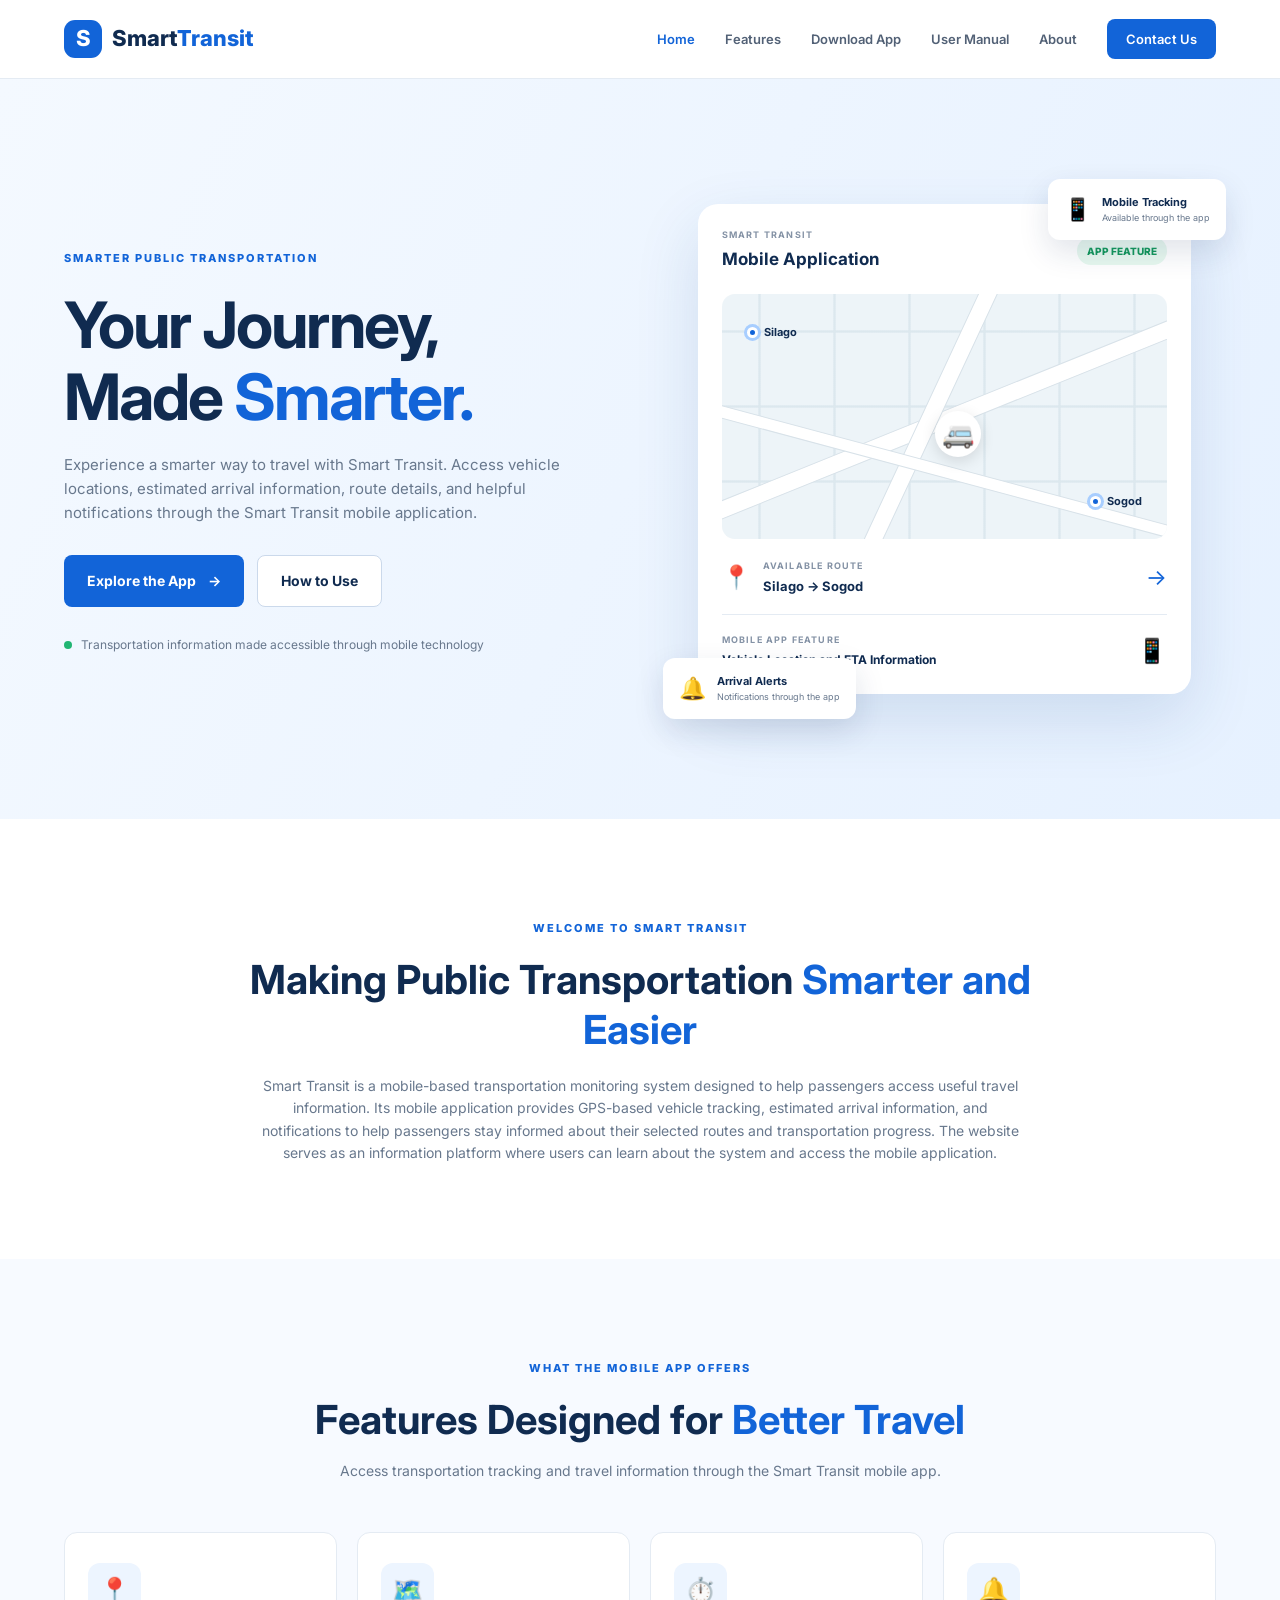
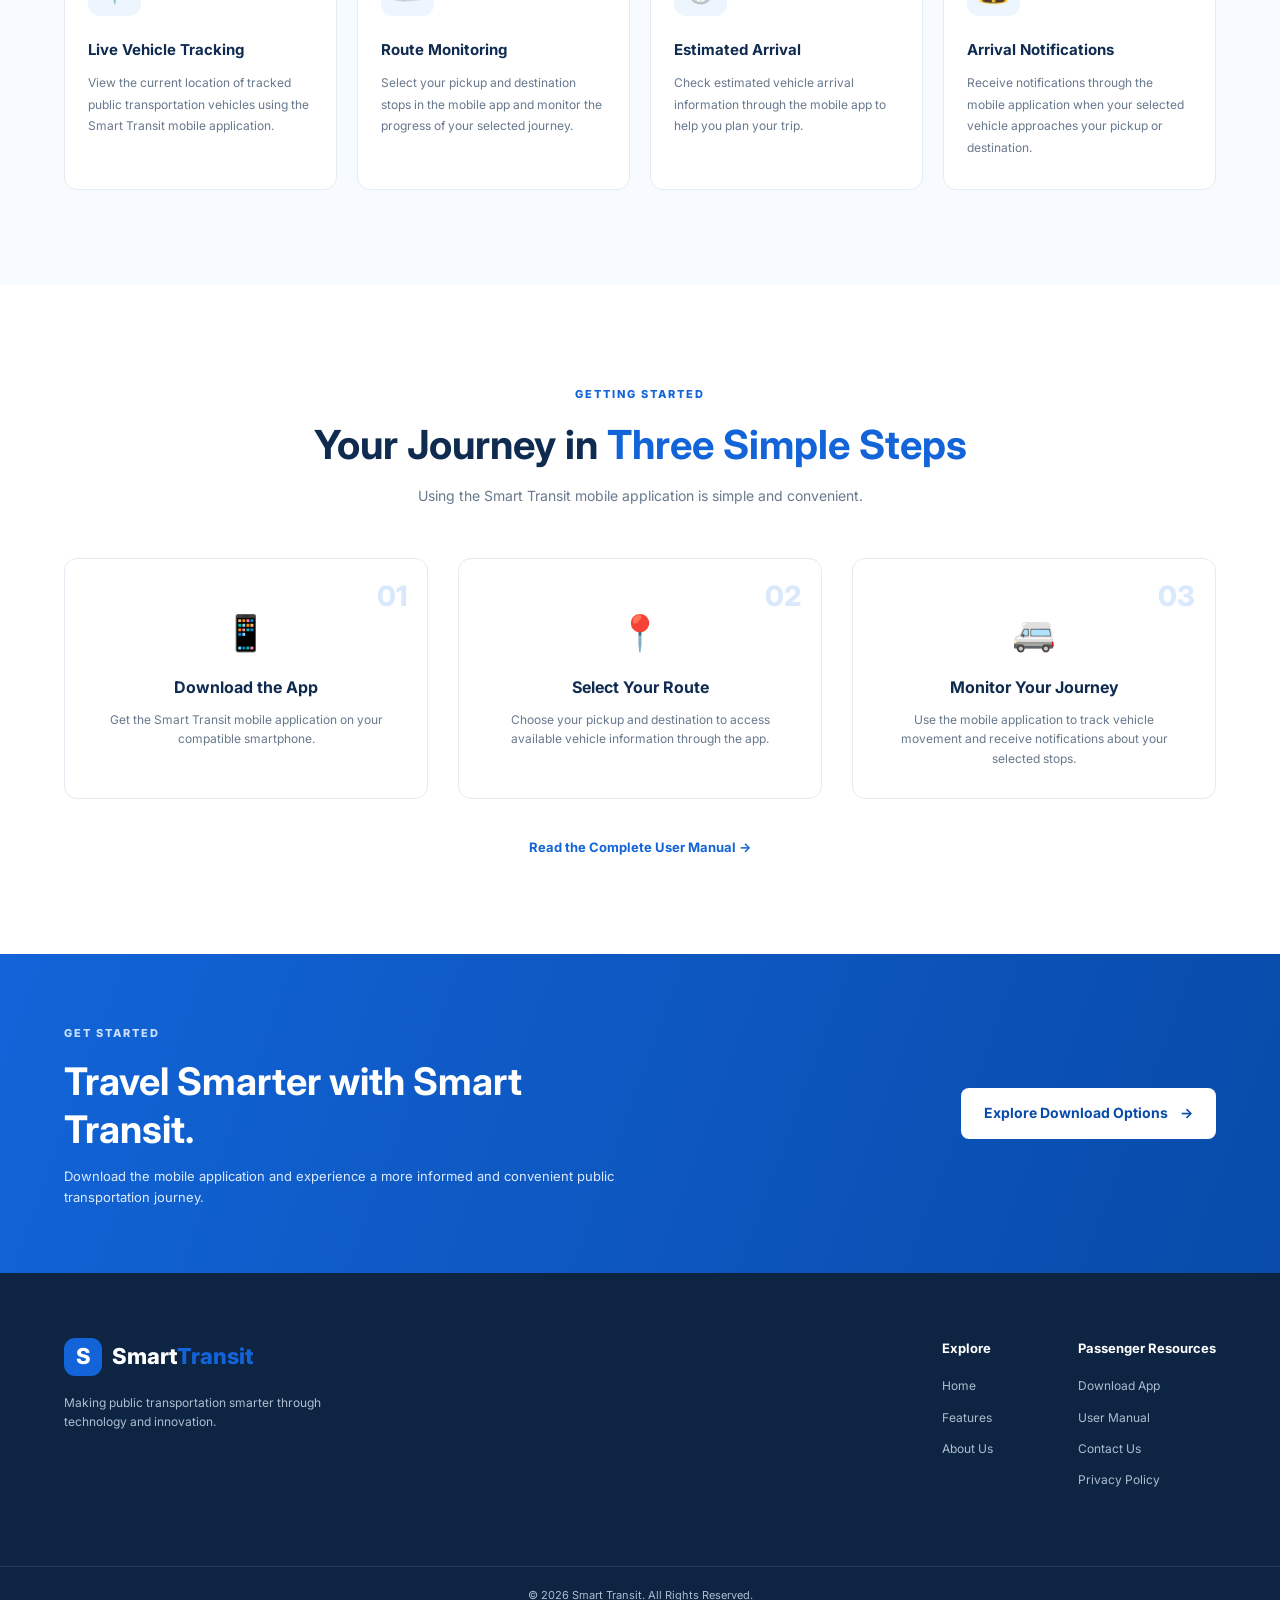
<file: index.html>
<!DOCTYPE html>
<html lang="en">

<head>
    <meta charset="UTF-8">
    <meta name="viewport" content="width=device-width, initial-scale=1.0">

    <!-- Primary SEO -->
    <title>Smart Transit | Public Transport Information in Southern Leyte</title>

    <meta name="description"
          content="Learn about Smart Transit, a mobile-based public transportation system in Southern Leyte. Download the app to track vehicles, check estimated arrival times, and receive notifications.">

    <meta name="robots" content="index, follow">

    <link rel="canonical"
          href="https://smart-transit-website.netlify.app/">

    <!-- Open Graph / Facebook Sharing -->
    <meta property="og:type" content="website">
    <meta property="og:title"
          content="Smart Transit | Your Journey, Made Smarter">
    <meta property="og:description"
          content="Discover Smart Transit, a mobile application that helps passengers track vehicles, check estimated arrival times, and stay informed about their journeys in Southern Leyte.">
    <meta property="og:url"
          content="https://smart-transit-website.netlify.app/">

    <!-- Website Stylesheet -->
    <link rel="stylesheet" href="css/style.css">
</head>

<body>

    <!-- NAVIGATION BAR -->
    <header class="header">
        <nav class="navbar container">

            <a href="index.html" class="logo">
                <span class="logo-icon">S</span>
                <span>Smart<span class="logo-highlight">Transit</span></span>
            </a>

            <button class="menu-toggle" id="menuToggle"
                    aria-label="Open navigation menu"
                    aria-expanded="false">
                ☰
            </button>

            <ul class="nav-links" id="navLinks">
                <li><a href="index.html" class="active">Home</a></li>
                <li><a href="#features">Features</a></li>
                <li><a href="pages/download.html">Download App</a></li>
                <li><a href="pages/user-manual.html">User Manual</a></li>
                <li><a href="pages/about.html">About</a></li>
                <li>
                    <a href="pages/contact.html" class="nav-button">
                        Contact Us
                    </a>
                </li>
            </ul>

        </nav>
    </header>

    <main>

        <!-- HERO SECTION -->
        <section class="hero">
            <div class="container hero-content">

                <div class="hero-text">

                    <span class="eyebrow">
                        SMARTER PUBLIC TRANSPORTATION
                    </span>

                    <h1>
                        Your Journey,<br>
                        Made <span>Smarter.</span>
                    </h1>

                    <p>
                        Experience a smarter way to travel with Smart Transit.
                        Access vehicle locations, estimated arrival information,
                        route details, and helpful notifications through the
                        Smart Transit mobile application.
                    </p>

                    <div class="hero-buttons">
                        <a href="pages/download.html" class="btn btn-primary">
                            Explore the App
                            <span>→</span>
                        </a>

                        <a href="pages/user-manual.html"
                           class="btn btn-outline">
                            How to Use
                        </a>
                    </div>

                    <div class="hero-note">
                        <span class="status-dot"></span>
                        Transportation information made accessible through mobile technology
                    </div>

                </div>

                <!-- HERO VISUAL -->
                <div class="hero-visual">

                    <div class="visual-card">

                        <div class="visual-header">
                            <div>
                                <span class="small-label">SMART TRANSIT</span>
                                <h3>Mobile Application</h3>
                            </div>
                            <span class="live-badge">APP FEATURE</span>
                        </div>

                        <!-- Static illustration only; no live tracking -->
                        <div class="map-preview">

                            <div class="map-road road-one"></div>
                            <div class="map-road road-two"></div>
                            <div class="map-road road-three"></div>

                            <div class="map-location location-one">
                                <span class="map-pin"></span>
                                <span>Silago</span>
                            </div>

                            <div class="map-location location-two">
                                <span class="map-pin"></span>
                                <span>Sogod</span>
                            </div>

                            <div class="vehicle-marker">
                                🚐
                            </div>

                        </div>

                        <div class="route-preview">

                            <div class="route-icon">📍</div>

                            <div class="route-details">
                                <span class="small-label">AVAILABLE ROUTE</span>
                                <strong>Silago → Sogod</strong>
                            </div>

                            <span class="route-arrow">→</span>

                        </div>

                        <div class="tracking-info">

                            <div>
                                <span class="small-label">MOBILE APP FEATURE</span>
                                <strong>Vehicle Location and ETA Information</strong>
                            </div>

                            <div class="tracking-icon">📱</div>

                        </div>

                    </div>

                    <div class="floating-card floating-top">
                        <span>📱</span>
                        <div>
                            <strong>Mobile Tracking</strong>
                            <small>Available through the app</small>
                        </div>
                    </div>

                    <div class="floating-card floating-bottom">
                        <span>🔔</span>
                        <div>
                            <strong>Arrival Alerts</strong>
                            <small>Notifications through the app</small>
                        </div>
                    </div>

                </div>

            </div>
        </section>

        <!-- INTRODUCTION SECTION -->
        <section class="introduction section-padding">

            <div class="container intro-content">

                <div class="section-heading">
                    <span class="eyebrow">WELCOME TO SMART TRANSIT</span>

                    <h2>
                        Making Public Transportation
                        <span>Smarter and Easier</span>
                    </h2>
                </div>

                <p class="intro-description">
                    Smart Transit is a mobile-based transportation
                    monitoring system designed to help passengers
                    access useful travel information. Its mobile
                    application provides GPS-based vehicle tracking,
                    estimated arrival information, and notifications
                    to help passengers stay informed about their
                    selected routes and transportation progress.
                    The website serves as an information platform
                    where users can learn about the system and
                    access the mobile application.
                </p>

            </div>

        </section>

        <!-- FEATURES SECTION -->
        <section class="features section-padding" id="features">

            <div class="container">

                <div class="section-heading centered">

                    <span class="eyebrow">WHAT THE MOBILE APP OFFERS</span>

                    <h2>
                        Features Designed for
                        <span>Better Travel</span>
                    </h2>

                    <p>
                        Access transportation tracking and travel
                        information through the Smart Transit mobile app.
                    </p>

                </div>

                <div class="feature-grid">

                    <article class="feature-card">
                        <div class="feature-icon">📍</div>

                        <h3>Live Vehicle Tracking</h3>

                        <p>
                            View the current location of tracked
                            public transportation vehicles using
                            the Smart Transit mobile application.
                        </p>
                    </article>

                    <article class="feature-card">
                        <div class="feature-icon">🗺️</div>

                        <h3>Route Monitoring</h3>

                        <p>
                            Select your pickup and destination stops
                            in the mobile app and monitor the progress
                            of your selected journey.
                        </p>
                    </article>

                    <article class="feature-card">
                        <div class="feature-icon">⏱️</div>

                        <h3>Estimated Arrival</h3>

                        <p>
                            Check estimated vehicle arrival information
                            through the mobile app to help you plan
                            your trip.
                        </p>
                    </article>

                    <article class="feature-card">
                        <div class="feature-icon">🔔</div>

                        <h3>Arrival Notifications</h3>

                        <p>
                            Receive notifications through the mobile
                            application when your selected vehicle
                            approaches your pickup or destination.
                        </p>
                    </article>

                </div>

            </div>

        </section>

        <!-- HOW IT WORKS SECTION -->
        <section class="how-it-works section-padding">

            <div class="container">

                <div class="section-heading centered">

                    <span class="eyebrow">GETTING STARTED</span>

                    <h2>
                        Your Journey in
                        <span>Three Simple Steps</span>
                    </h2>

                    <p>
                        Using the Smart Transit mobile application
                        is simple and convenient.
                    </p>

                </div>

                <div class="steps-grid">

                    <div class="step-card">
                        <div class="step-number">01</div>
                        <div class="step-icon">📱</div>

                        <h3>Download the App</h3>

                        <p>
                            Get the Smart Transit mobile application
                            on your compatible smartphone.
                        </p>
                    </div>

                    <div class="step-card">
                        <div class="step-number">02</div>
                        <div class="step-icon">📍</div>

                        <h3>Select Your Route</h3>

                        <p>
                            Choose your pickup and destination
                            to access available vehicle information
                            through the app.
                        </p>
                    </div>

                    <div class="step-card">
                        <div class="step-number">03</div>
                        <div class="step-icon">🚐</div>

                        <h3>Monitor Your Journey</h3>

                        <p>
                            Use the mobile application to track
                            vehicle movement and receive notifications
                            about your selected stops.
                        </p>
                    </div>

                </div>

                <div class="manual-link">
                    <a href="pages/user-manual.html" class="text-link">
                        Read the Complete User Manual →
                    </a>
                </div>

            </div>

        </section>

        <!-- DOWNLOAD CTA -->
        <section class="download-section">

            <div class="container download-content">

                <div>
                    <span class="eyebrow light-eyebrow">
                        GET STARTED
                    </span>

                    <h2>
                        Travel Smarter with
                        Smart Transit.
                    </h2>

                    <p>
                        Download the mobile application and
                        experience a more informed and convenient
                        public transportation journey.
                    </p>
                </div>

                <a href="pages/download.html"
                   class="btn btn-white">
                    Explore Download Options
                    <span>→</span>
                </a>

            </div>

        </section>

    </main>

    <!-- FOOTER -->
    <footer class="footer">

        <div class="container footer-content">

            <div class="footer-brand">

                <a href="index.html" class="logo footer-logo">
                    <span class="logo-icon">S</span>
                    <span>Smart<span class="logo-highlight">Transit</span></span>
                </a>

                <p>
                    Making public transportation smarter
                    through technology and innovation.
                </p>

            </div>

            <div class="footer-links">

                <div>
                    <h4>Explore</h4>
                    <a href="index.html">Home</a>
                    <a href="#features">Features</a>
                    <a href="pages/about.html">About Us</a>
                </div>

                <div>
                    <h4>Passenger Resources</h4>
                    <a href="pages/download.html">Download App</a>
                    <a href="pages/user-manual.html">User Manual</a>
                    <a href="pages/contact.html">Contact Us</a>
                    <a href="pages/privacy-policy.html">Privacy Policy</a>
                </div>

            </div>

        </div>

        <div class="footer-bottom">
            <div class="container">
                <p>
                    © <span id="currentYear"></span>
                    Smart Transit. All Rights Reserved.
                </p>
            </div>
        </div>

    </footer>

    <script src="js/script.js"></script>

</body>
</html>
</file>
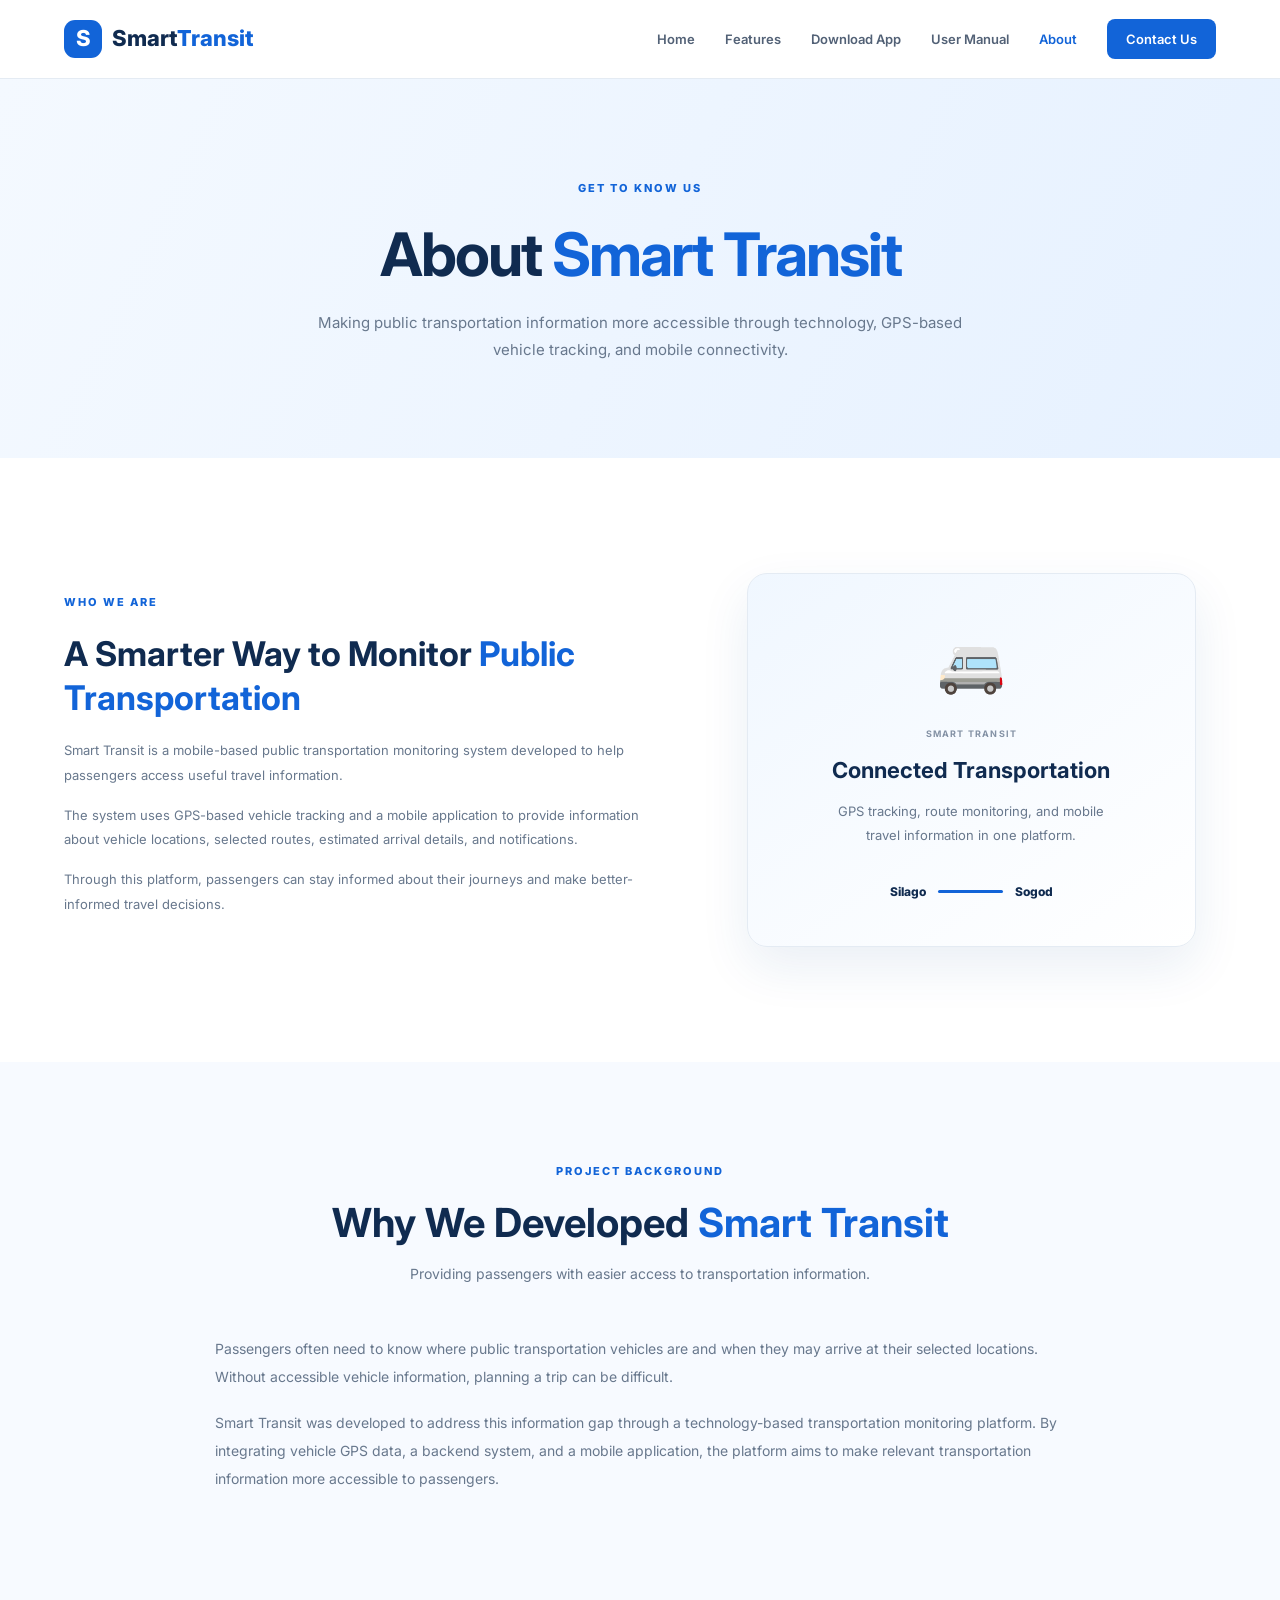
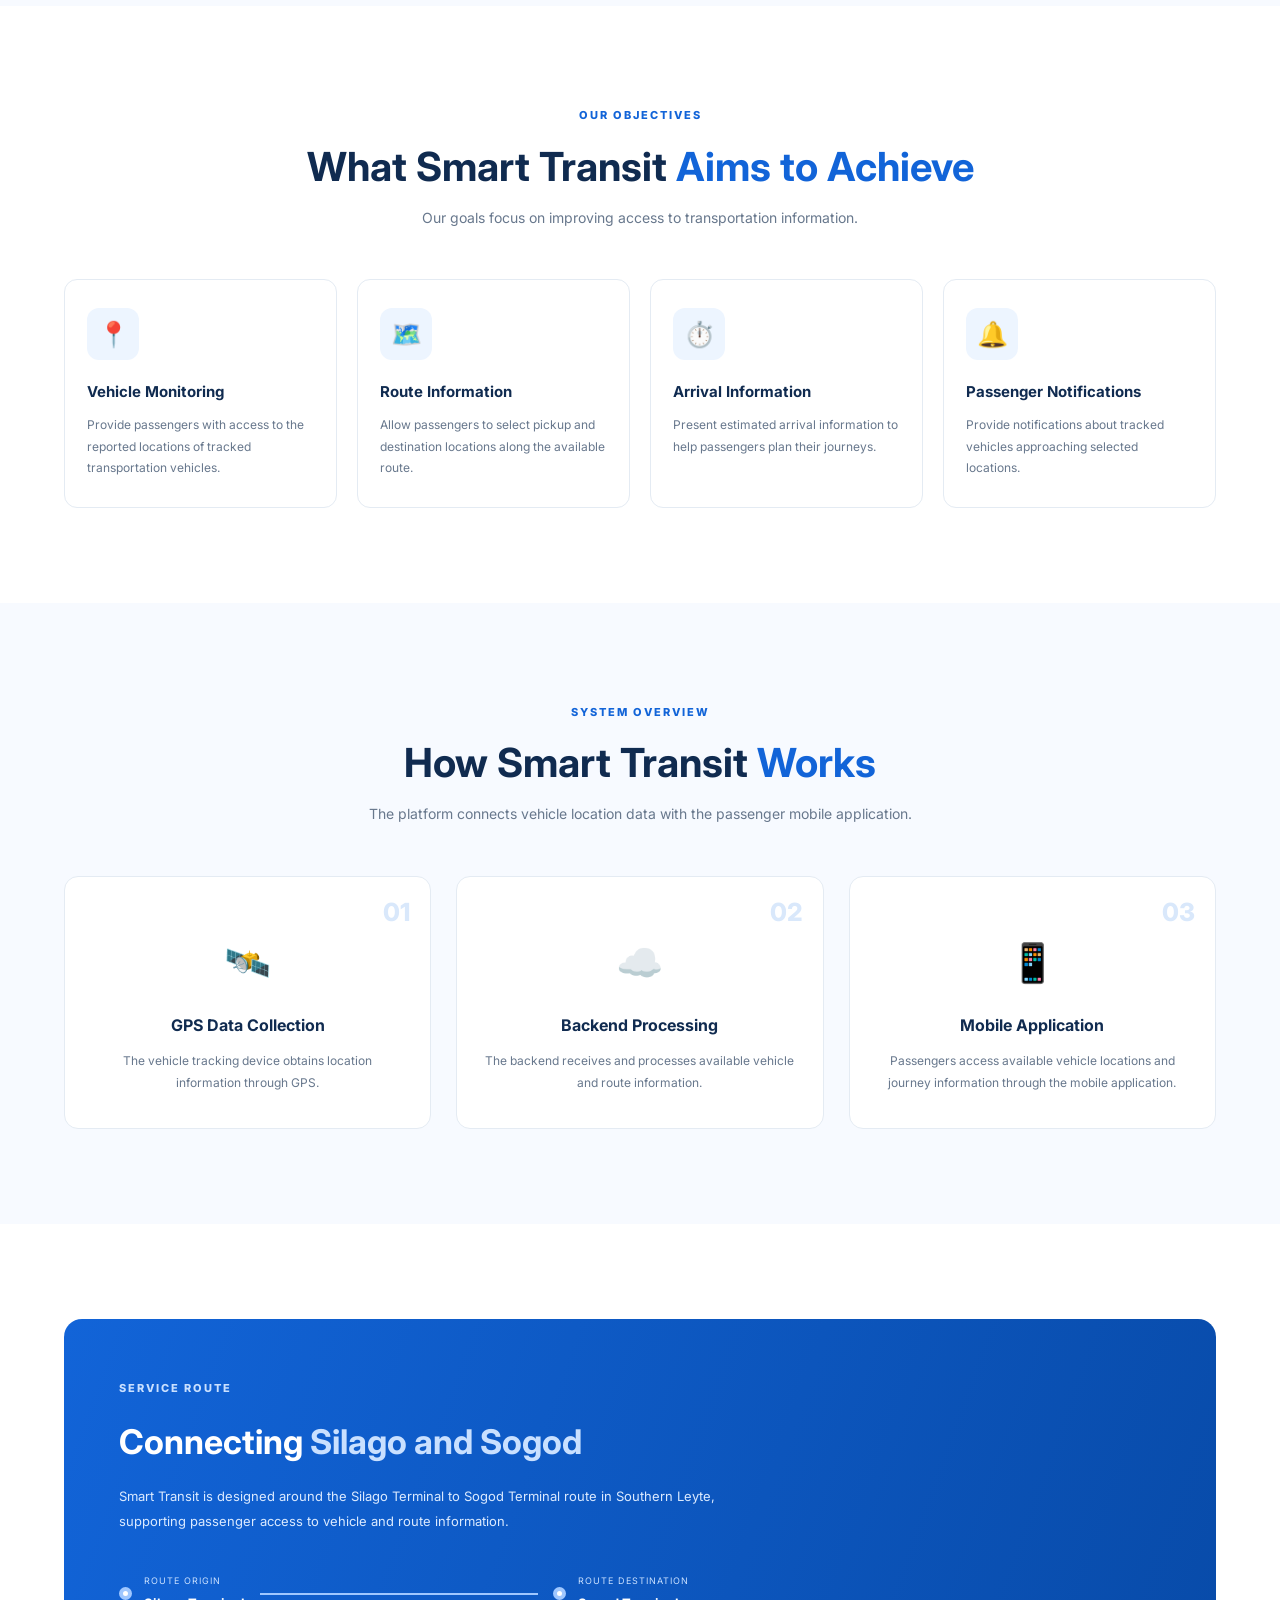
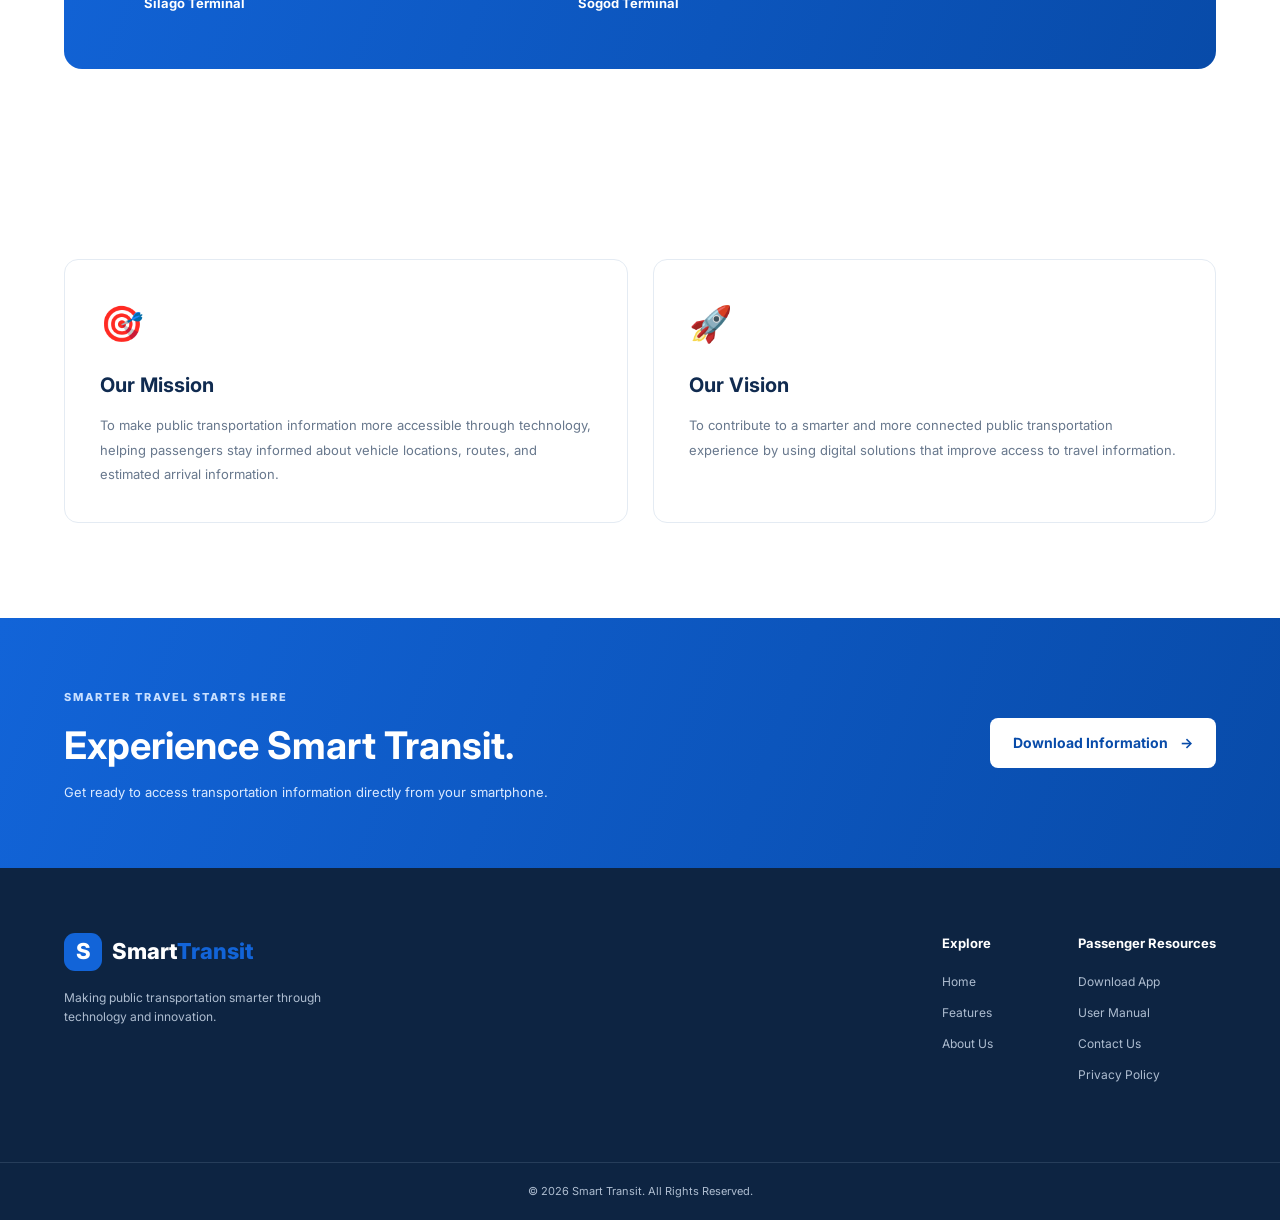
<file: pages/about.html>
<!DOCTYPE html>
<html lang="en">

<head>
    <meta charset="UTF-8">
    <meta name="viewport" content="width=device-width, initial-scale=1.0">

    <!-- Primary SEO -->
    <title>About Smart Transit | Public Transportation in Southern Leyte</title>

    <meta name="description"
          content="Discover Smart Transit, a public transportation monitoring project serving the Silago–Sogod route in Southern Leyte. Learn about its objectives, technology, and real-time vehicle tracking features.">

    <meta name="robots" content="index, follow">

    <link rel="canonical"
          href="https://smart-transit-website.netlify.app/pages/about.html">

    <!-- Social Media Sharing -->
    <meta property="og:type" content="website">
    <meta property="og:title"
          content="About Smart Transit | Our Project">
    <meta property="og:description"
          content="Learn about Smart Transit and its goal of making public transportation along the Silago–Sogod route more convenient through technology.">
    <meta property="og:url"
          content="https://smart-transit-website.netlify.app/pages/about.html">

    <!-- Website Stylesheet -->
    <link rel="stylesheet" href="../css/style.css">
</head>


<body>

    <!-- NAVIGATION BAR -->
    <header class="header">
        <nav class="navbar container">

            <a href="../index.html" class="logo">
                <span class="logo-icon">S</span>
                <span>Smart<span class="logo-highlight">Transit</span></span>
            </a>

            <button class="menu-toggle" id="menuToggle"
                    aria-label="Open navigation menu"
                    aria-expanded="false">
                ☰
            </button>

            <ul class="nav-links" id="navLinks">
                <li><a href="../index.html">Home</a></li>
                <li><a href="../index.html#features">Features</a></li>
                <li><a href="download.html">Download App</a></li>
                <li><a href="user-manual.html">User Manual</a></li>
                <li><a href="about.html" class="active">About</a></li>
                <li>
                    <a href="contact.html" class="nav-button">
                        Contact Us
                    </a>
                </li>
            </ul>

        </nav>
    </header>


    <main>

        <!-- ABOUT HERO -->
        <section class="about-hero">
            <div class="container">

                <span class="eyebrow">GET TO KNOW US</span>

                <h1>
                    About <span>Smart Transit</span>
                </h1>

                <p>
                    Making public transportation information more
                    accessible through technology, GPS-based vehicle
                    tracking, and mobile connectivity.
                </p>

            </div>
        </section>


        <!-- ABOUT INTRODUCTION -->
        <section class="about-introduction section-padding">

            <div class="container about-intro-grid">

                <div class="about-intro-text">

                    <span class="eyebrow">WHO WE ARE</span>

                    <h2>
                        A Smarter Way to Monitor
                        <span>Public Transportation</span>
                    </h2>

                    <p>
                        Smart Transit is a mobile-based public
                        transportation monitoring system developed
                        to help passengers access useful travel
                        information.
                    </p>

                    <p>
                        The system uses GPS-based vehicle tracking
                        and a mobile application to provide information
                        about vehicle locations, selected routes,
                        estimated arrival details, and notifications.
                    </p>

                    <p>
                        Through this platform, passengers can stay
                        informed about their journeys and make
                        better-informed travel decisions.
                    </p>

                </div>


                <div class="about-visual">

                    <div class="about-visual-card">

                        <div class="about-visual-icon">🚐</div>

                        <span class="small-label">SMART TRANSIT</span>

                        <h3>Connected Transportation</h3>

                        <p>
                            GPS tracking, route monitoring,
                            and mobile travel information
                            in one platform.
                        </p>

                        <div class="about-visual-route">
                            <span>Silago</span>
                            <span class="route-line"></span>
                            <span>Sogod</span>
                        </div>

                    </div>

                </div>

            </div>

        </section>


        <!-- PROJECT BACKGROUND -->
        <section class="about-background section-padding">

            <div class="container">

                <div class="section-heading centered">

                    <span class="eyebrow">PROJECT BACKGROUND</span>

                    <h2>
                        Why We Developed
                        <span>Smart Transit</span>
                    </h2>

                    <p>
                        Providing passengers with easier access
                        to transportation information.
                    </p>

                </div>


                <div class="background-content">

                    <p>
                        Passengers often need to know where public
                        transportation vehicles are and when they
                        may arrive at their selected locations.
                        Without accessible vehicle information,
                        planning a trip can be difficult.
                    </p>

                    <p>
                        Smart Transit was developed to address
                        this information gap through a technology-based
                        transportation monitoring platform. By
                        integrating vehicle GPS data, a backend
                        system, and a mobile application, the platform
                        aims to make relevant transportation
                        information more accessible to passengers.
                    </p>

                </div>

            </div>

        </section>


        <!-- OBJECTIVES -->
        <section class="about-objectives section-padding">

            <div class="container">

                <div class="section-heading centered">

                    <span class="eyebrow">OUR OBJECTIVES</span>

                    <h2>
                        What Smart Transit
                        <span>Aims to Achieve</span>
                    </h2>

                    <p>
                        Our goals focus on improving access to
                        transportation information.
                    </p>

                </div>


                <div class="objectives-grid">

                    <article class="objective-card">
                        <div class="objective-icon">📍</div>

                        <h3>Vehicle Monitoring</h3>

                        <p>
                            Provide passengers with access to
                            the reported locations of tracked
                            transportation vehicles.
                        </p>
                    </article>


                    <article class="objective-card">
                        <div class="objective-icon">🗺️</div>

                        <h3>Route Information</h3>

                        <p>
                            Allow passengers to select pickup
                            and destination locations along
                            the available route.
                        </p>
                    </article>


                    <article class="objective-card">
                        <div class="objective-icon">⏱️</div>

                        <h3>Arrival Information</h3>

                        <p>
                            Present estimated arrival information
                            to help passengers plan their journeys.
                        </p>
                    </article>


                    <article class="objective-card">
                        <div class="objective-icon">🔔</div>

                        <h3>Passenger Notifications</h3>

                        <p>
                            Provide notifications about tracked
                            vehicles approaching selected locations.
                        </p>
                    </article>

                </div>

            </div>

        </section>


        <!-- HOW IT WORKS -->
        <section class="about-process section-padding">

            <div class="container">

                <div class="section-heading centered">

                    <span class="eyebrow">SYSTEM OVERVIEW</span>

                    <h2>
                        How Smart Transit
                        <span>Works</span>
                    </h2>

                    <p>
                        The platform connects vehicle location
                        data with the passenger mobile application.
                    </p>

                </div>


                <div class="process-grid">

                    <article class="process-card">

                        <div class="process-number">01</div>

                        <div class="process-icon">🛰️</div>

                        <h3>GPS Data Collection</h3>

                        <p>
                            The vehicle tracking device obtains
                            location information through GPS.
                        </p>

                    </article>


                    <article class="process-card">

                        <div class="process-number">02</div>

                        <div class="process-icon">☁️</div>

                        <h3>Backend Processing</h3>

                        <p>
                            The backend receives and processes
                            available vehicle and route information.
                        </p>

                    </article>


                    <article class="process-card">

                        <div class="process-number">03</div>

                        <div class="process-icon">📱</div>

                        <h3>Mobile Application</h3>

                        <p>
                            Passengers access available vehicle
                            locations and journey information
                            through the mobile application.
                        </p>

                    </article>

                </div>

            </div>

        </section>


        <!-- SERVICE ROUTE -->
        <section class="about-route section-padding">

            <div class="container">

                <div class="route-highlight">

                    <span class="eyebrow light-eyebrow">
                        SERVICE ROUTE
                    </span>

                    <h2>
                        Connecting
                        <span>Silago and Sogod</span>
                    </h2>

                    <p>
                        Smart Transit is designed around the
                        Silago Terminal to Sogod Terminal route
                        in Southern Leyte, supporting passenger
                        access to vehicle and route information.
                    </p>


                    <div class="route-display">

                        <div class="route-stop">
                            <span class="route-dot"></span>

                            <div>
                                <small>ROUTE ORIGIN</small>
                                <strong>Silago Terminal</strong>
                            </div>
                        </div>


                        <div class="route-connector"></div>


                        <div class="route-stop">
                            <span class="route-dot"></span>

                            <div>
                                <small>ROUTE DESTINATION</small>
                                <strong>Sogod Terminal</strong>
                            </div>
                        </div>

                    </div>

                </div>

            </div>

        </section>


        <!-- MISSION AND VISION -->
        <section class="about-purpose section-padding">

            <div class="container purpose-grid">

                <article class="purpose-card">

                    <div class="purpose-icon">🎯</div>

                    <h3>Our Mission</h3>

                    <p>
                        To make public transportation information
                        more accessible through technology,
                        helping passengers stay informed about
                        vehicle locations, routes, and estimated
                        arrival information.
                    </p>

                </article>


                <article class="purpose-card">

                    <div class="purpose-icon">🚀</div>

                    <h3>Our Vision</h3>

                    <p>
                        To contribute to a smarter and more
                        connected public transportation experience
                        by using digital solutions that improve
                        access to travel information.
                    </p>

                </article>

            </div>

        </section>


        <!-- DOWNLOAD CTA -->
        <section class="download-section">

            <div class="container download-content">

                <div>

                    <span class="eyebrow light-eyebrow">
                        SMARTER TRAVEL STARTS HERE
                    </span>

                    <h2>
                        Experience Smart Transit.
                    </h2>

                    <p>
                        Get ready to access transportation
                        information directly from your smartphone.
                    </p>

                </div>

                <a href="download.html" class="btn btn-white">
                    Download Information <span>→</span>
                </a>

            </div>

        </section>

    </main>


    <!-- FOOTER -->
    <footer class="footer">

        <div class="container footer-content">

            <div class="footer-brand">

                <a href="../index.html" class="logo footer-logo">
                    <span class="logo-icon">S</span>
                    <span>Smart<span class="logo-highlight">Transit</span></span>
                </a>

                <p>
                    Making public transportation smarter
                    through technology and innovation.
                </p>

            </div>


            <div class="footer-links">

                <div>
                    <h4>Explore</h4>
                    <a href="../index.html">Home</a>
                    <a href="../index.html#features">Features</a>
                    <a href="about.html">About Us</a>
                </div>

                <div>
                    <h4>Passenger Resources</h4>
                    <a href="download.html">Download App</a>
                    <a href="user-manual.html">User Manual</a>
                    <a href="contact.html">Contact Us</a>
                    <a href="privacy-policy.html">Privacy Policy</a>
                </div>

            </div>

        </div>


        <div class="footer-bottom">
            <div class="container">
                <p>
                    © <span id="currentYear"></span>
                    Smart Transit. All Rights Reserved.
                </p>
            </div>
        </div>

    </footer>


    <script src="../js/script.js"></script>

</body>
</html>
</file>
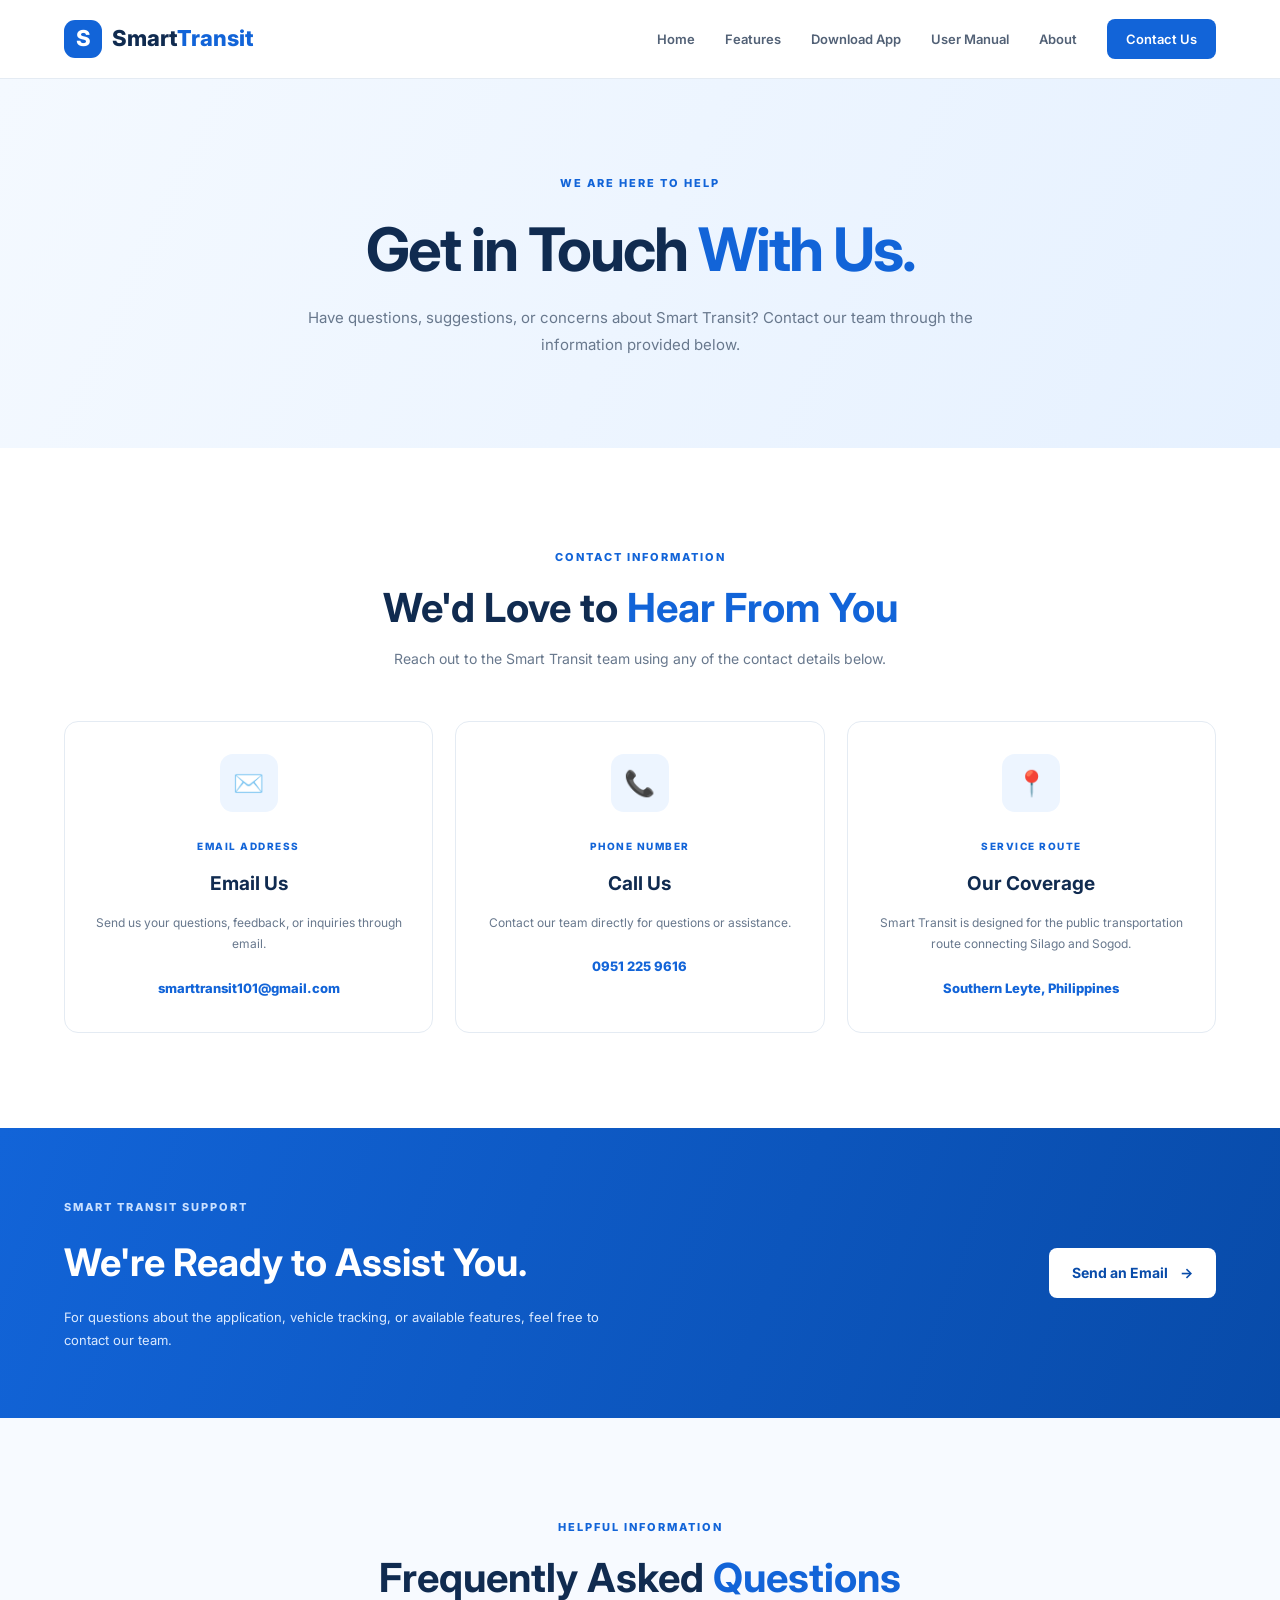
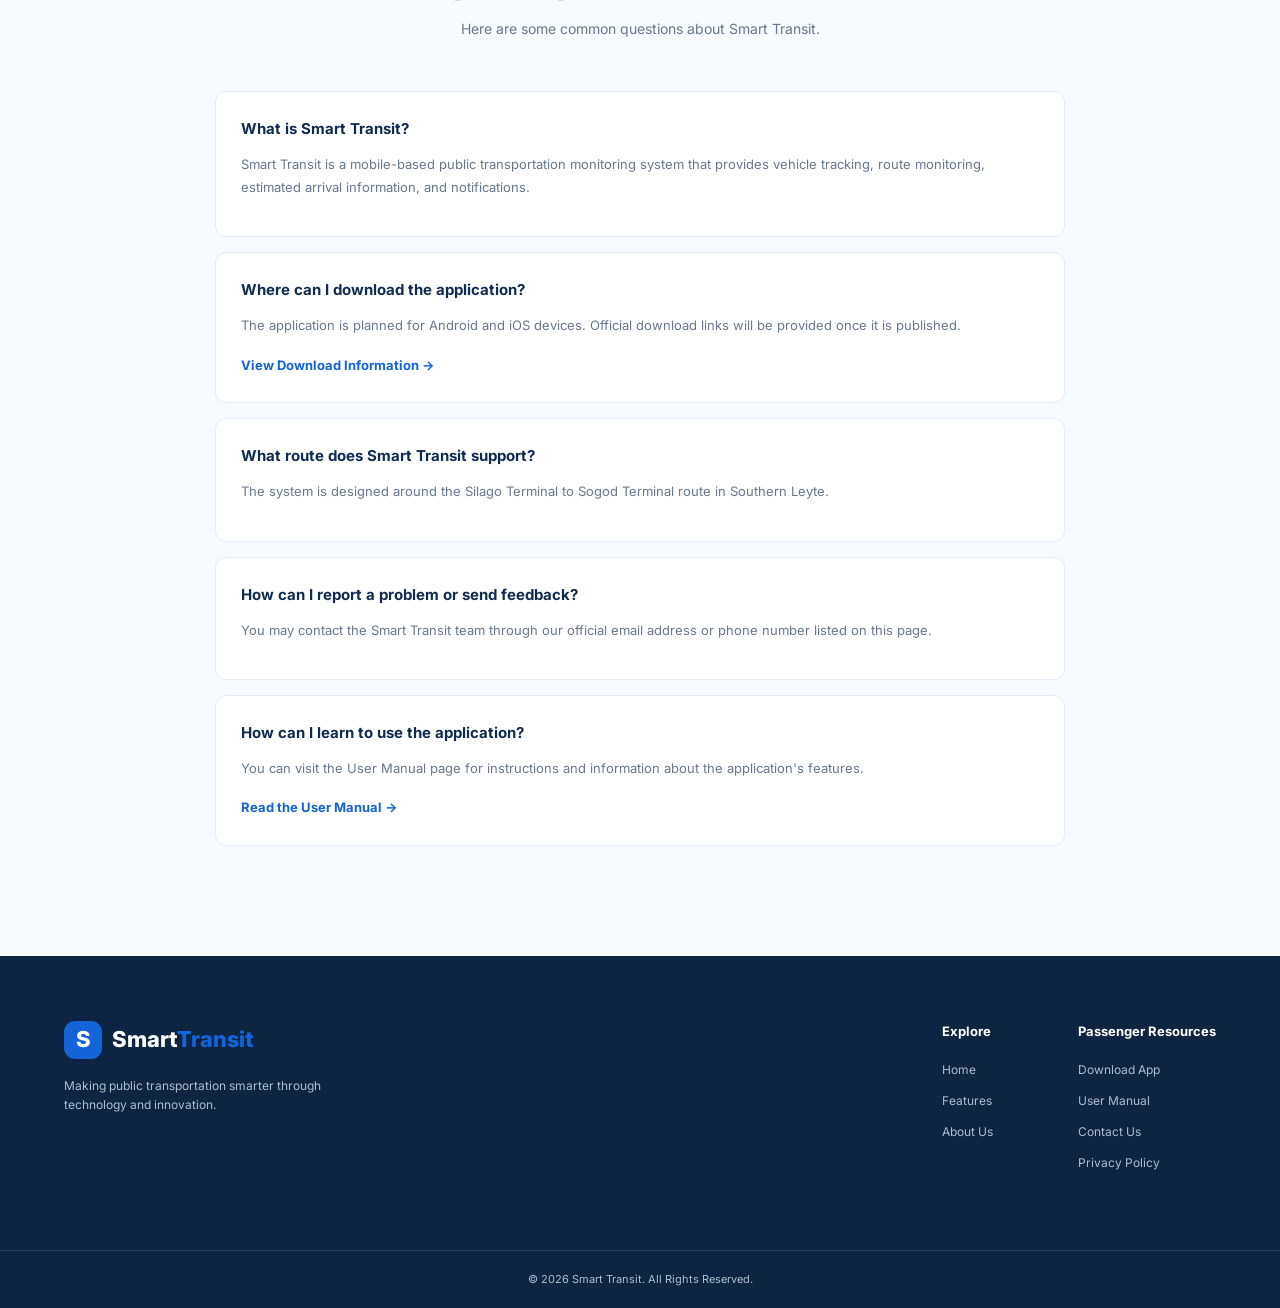
<file: pages/contact.html>
<!DOCTYPE html>
<html lang="en">

<head>
    <meta charset="UTF-8">
    <meta name="viewport" content="width=device-width, initial-scale=1.0">

    <!-- Primary SEO -->
    <title>Contact Smart Transit | Customer Support & Inquiries</title>

    <meta name="description"
          content="Get in touch with the Smart Transit team for passenger app assistance, transportation inquiries, feedback, and questions about the Silago–Sogod route in Southern Leyte.">

    <meta name="robots" content="index, follow">

    <link rel="canonical"
          href="https://smart-transit-website.netlify.app/pages/contact.html">

    <!-- Social Media Sharing -->
    <meta property="og:type" content="website">
    <meta property="og:title"
          content="Contact Smart Transit | Get in Touch">
    <meta property="og:description"
          content="Contact the Smart Transit team for questions, feedback, and assistance.">
    <meta property="og:url"
          content="https://smart-transit-website.netlify.app/pages/contact.html">

    <!-- Website Stylesheet -->
    <link rel="stylesheet" href="../css/style.css">
</head>


<body>

    <!-- NAVIGATION BAR -->
    <header class="header">
        <nav class="navbar container">

            <a href="../index.html" class="logo">
                <span class="logo-icon">S</span>
                <span>Smart<span class="logo-highlight">Transit</span></span>
            </a>

            <button class="menu-toggle" id="menuToggle"
                    aria-label="Open navigation menu"
                    aria-expanded="false">
                ☰
            </button>

            <ul class="nav-links" id="navLinks">
                <li><a href="../index.html">Home</a></li>
                <li><a href="../index.html#features">Features</a></li>
                <li><a href="download.html">Download App</a></li>
                <li><a href="user-manual.html">User Manual</a></li>
                <li><a href="about.html">About</a></li>
                <li>
                    <a href="contact.html" class="nav-button active">
                        Contact Us
                    </a>
                </li>
            </ul>

        </nav>
    </header>


    <main>

        <!-- CONTACT HERO -->
        <section class="contact-hero">
            <div class="container">

                <span class="eyebrow">WE ARE HERE TO HELP</span>

                <h1>
                    Get in Touch <span>With Us.</span>
                </h1>

                <p>
                    Have questions, suggestions, or concerns about
                    Smart Transit? Contact our team through the
                    information provided below.
                </p>

            </div>
        </section>


        <!-- CONTACT INFORMATION -->
        <section class="contact-section section-padding">

            <div class="container">

                <div class="section-heading centered">

                    <span class="eyebrow">CONTACT INFORMATION</span>

                    <h2>
                        We'd Love to <span>Hear From You</span>
                    </h2>

                    <p>
                        Reach out to the Smart Transit team
                        using any of the contact details below.
                    </p>

                </div>


                <div class="contact-grid">

                    <!-- EMAIL -->
                    <article class="contact-card">

                        <div class="contact-icon">✉️</div>

                        <span class="contact-label">EMAIL ADDRESS</span>

                        <h3>Email Us</h3>

                        <p>
                            Send us your questions, feedback,
                            or inquiries through email.
                        </p>

                        <a href="mailto:smarttransit101@gmail.com"
                           class="contact-link">
                            smarttransit101@gmail.com
                        </a>

                    </article>


                    <!-- PHONE -->
                    <article class="contact-card">

                        <div class="contact-icon">📞</div>

                        <span class="contact-label">PHONE NUMBER</span>

                        <h3>Call Us</h3>

                        <p>
                            Contact our team directly for
                            questions or assistance.
                        </p>

                        <a href="tel:+639512259616"
                           class="contact-link">
                            0951 225 9616
                        </a>

                    </article>


                    <!-- SERVICE AREA -->
                    <article class="contact-card">

                        <div class="contact-icon">📍</div>

                        <span class="contact-label">SERVICE ROUTE</span>

                        <h3>Our Coverage</h3>

                        <p>
                            Smart Transit is designed for the
                            public transportation route connecting
                            Silago and Sogod.
                        </p>

                        <span class="contact-location">
                            Southern Leyte, Philippines
                        </span>

                    </article>

                </div>

            </div>

        </section>


        <!-- CONTACT CTA -->
        <section class="contact-cta">

            <div class="container contact-cta-content">

                <div>

                    <span class="eyebrow light-eyebrow">
                        SMART TRANSIT SUPPORT
                    </span>

                    <h2>
                        We're Ready to Assist You.
                    </h2>

                    <p>
                        For questions about the application,
                        vehicle tracking, or available features,
                        feel free to contact our team.
                    </p>

                </div>

                <a href="mailto:smarttransit101@gmail.com"
                   class="btn btn-white">
                    Send an Email <span>→</span>
                </a>

            </div>

        </section>


        <!-- FAQ -->
        <section class="contact-faq section-padding">

            <div class="container">

                <div class="section-heading centered">

                    <span class="eyebrow">HELPFUL INFORMATION</span>

                    <h2>
                        Frequently Asked <span>Questions</span>
                    </h2>

                    <p>
                        Here are some common questions about
                        Smart Transit.
                    </p>

                </div>


                <div class="faq-list">

                    <article class="faq-item">

                        <h3>What is Smart Transit?</h3>

                        <p>
                            Smart Transit is a mobile-based public
                            transportation monitoring system that
                            provides vehicle tracking, route
                            monitoring, estimated arrival information,
                            and notifications.
                        </p>

                    </article>


                    <article class="faq-item">

                        <h3>Where can I download the application?</h3>

                        <p>
                            The application is planned for Android
                            and iOS devices. Official download links
                            will be provided once it is published.
                        </p>

                        <a href="download.html" class="text-link">
                            View Download Information →
                        </a>

                    </article>


                    <article class="faq-item">

                        <h3>What route does Smart Transit support?</h3>

                        <p>
                            The system is designed around the
                            Silago Terminal to Sogod Terminal
                            route in Southern Leyte.
                        </p>

                    </article>


                    <article class="faq-item">

                        <h3>How can I report a problem or send feedback?</h3>

                        <p>
                            You may contact the Smart Transit team
                            through our official email address or
                            phone number listed on this page.
                        </p>

                    </article>


                    <article class="faq-item">

                        <h3>How can I learn to use the application?</h3>

                        <p>
                            You can visit the User Manual page
                            for instructions and information
                            about the application's features.
                        </p>

                        <a href="user-manual.html" class="text-link">
                            Read the User Manual →
                        </a>

                    </article>

                </div>

            </div>

        </section>

    </main>


    <!-- FOOTER -->
    <footer class="footer">

        <div class="container footer-content">

            <div class="footer-brand">

                <a href="../index.html" class="logo footer-logo">
                    <span class="logo-icon">S</span>
                    <span>Smart<span class="logo-highlight">Transit</span></span>
                </a>

                <p>
                    Making public transportation smarter
                    through technology and innovation.
                </p>

            </div>


            <div class="footer-links">

                <div>
                    <h4>Explore</h4>
                    <a href="../index.html">Home</a>
                    <a href="../index.html#features">Features</a>
                    <a href="about.html">About Us</a>
                </div>

                <div>
                    <h4>Passenger Resources</h4>
                    <a href="download.html">Download App</a>
                    <a href="user-manual.html">User Manual</a>
                    <a href="contact.html">Contact Us</a>
                    <a href="privacy-policy.html">Privacy Policy</a>
                </div>

            </div>

        </div>


        <div class="footer-bottom">
            <div class="container">
                <p>
                    © <span id="currentYear"></span>
                    Smart Transit. All Rights Reserved.
                </p>
            </div>
        </div>

    </footer>


    <script src="../js/script.js"></script>

</body>
</html>
</file>
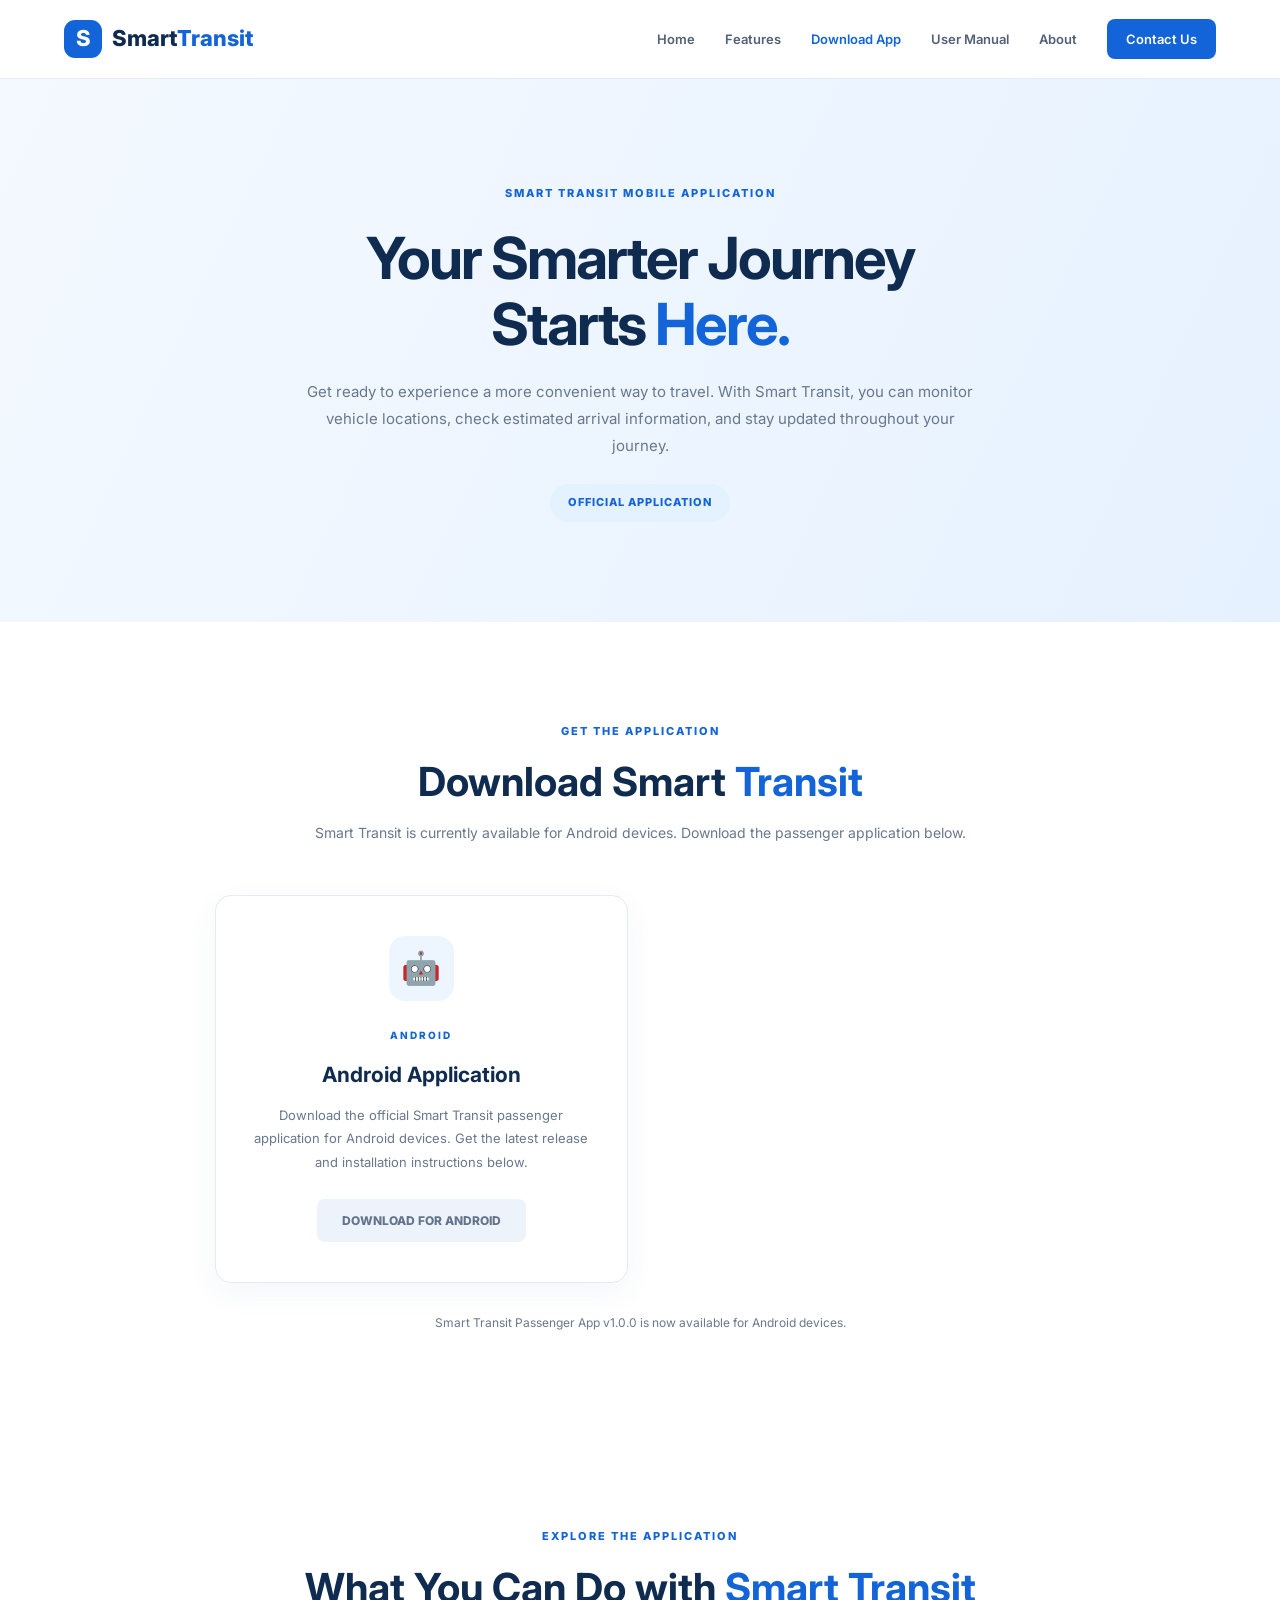
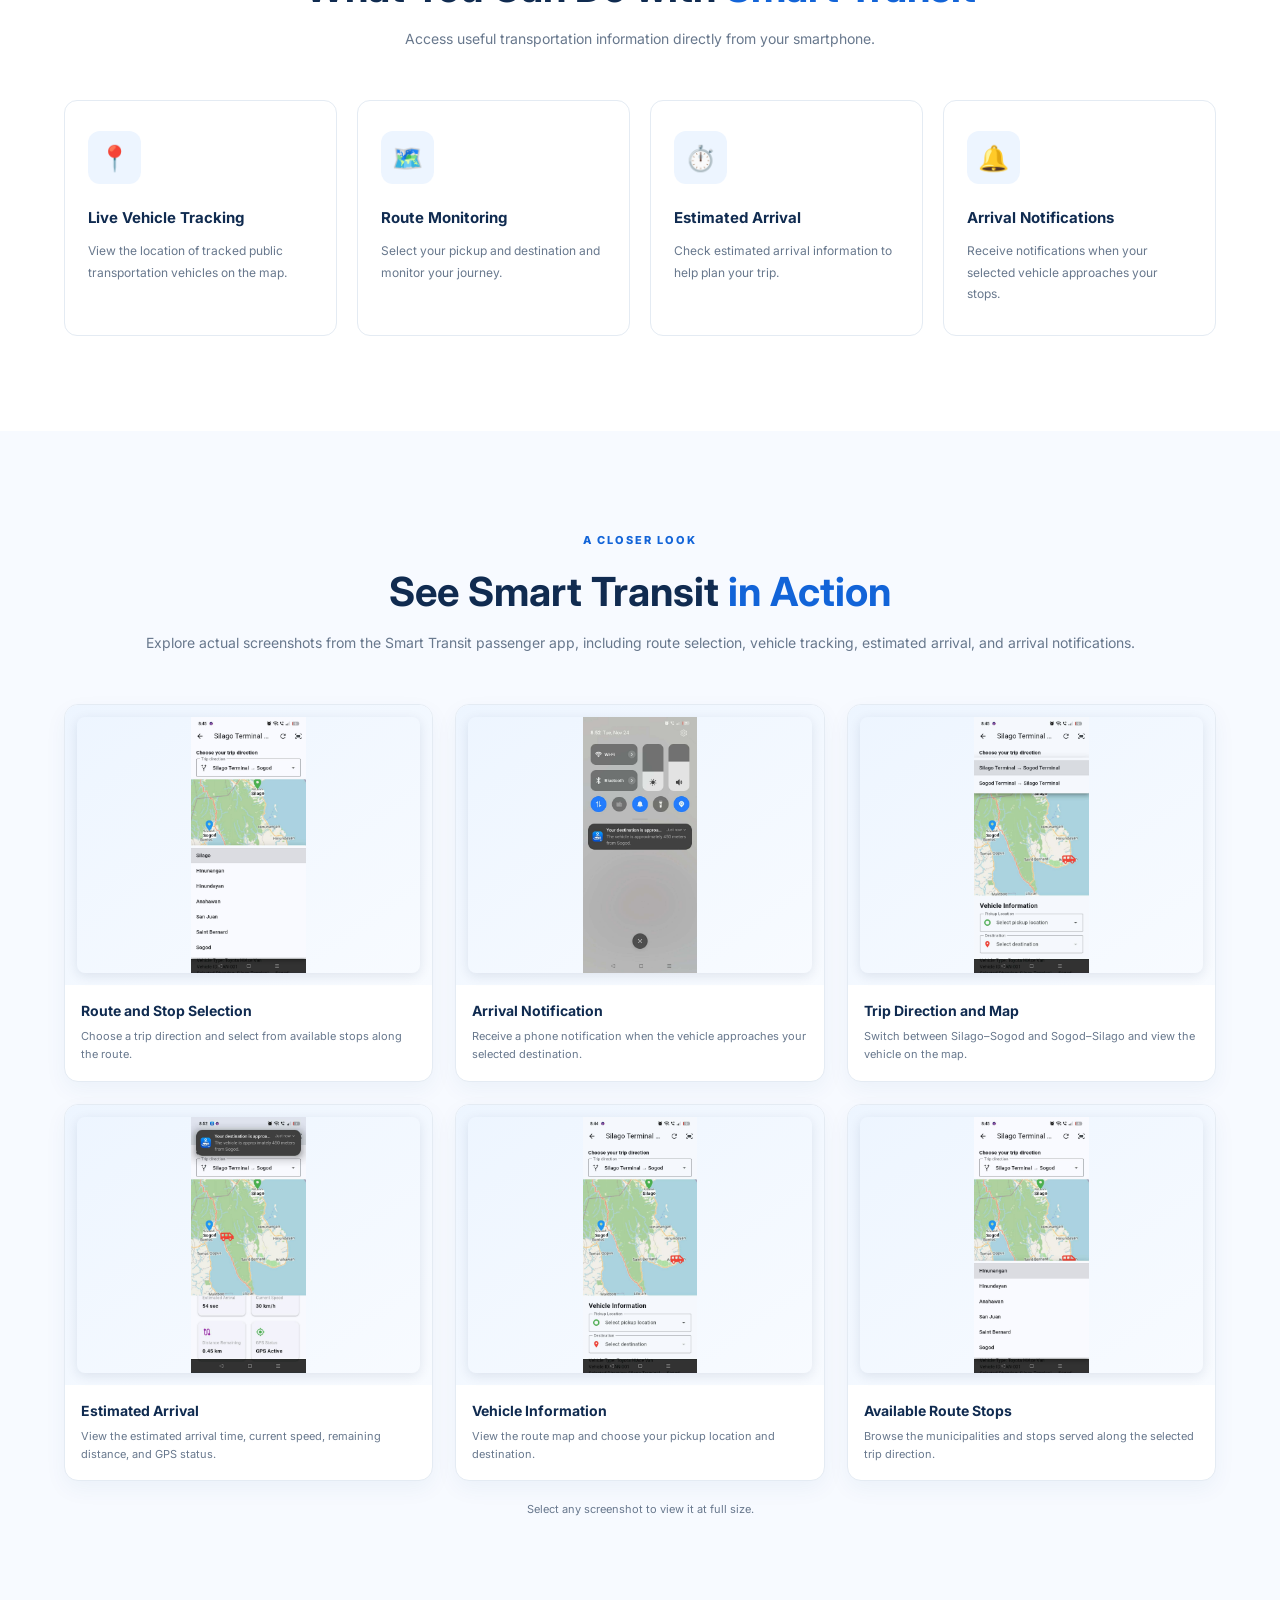
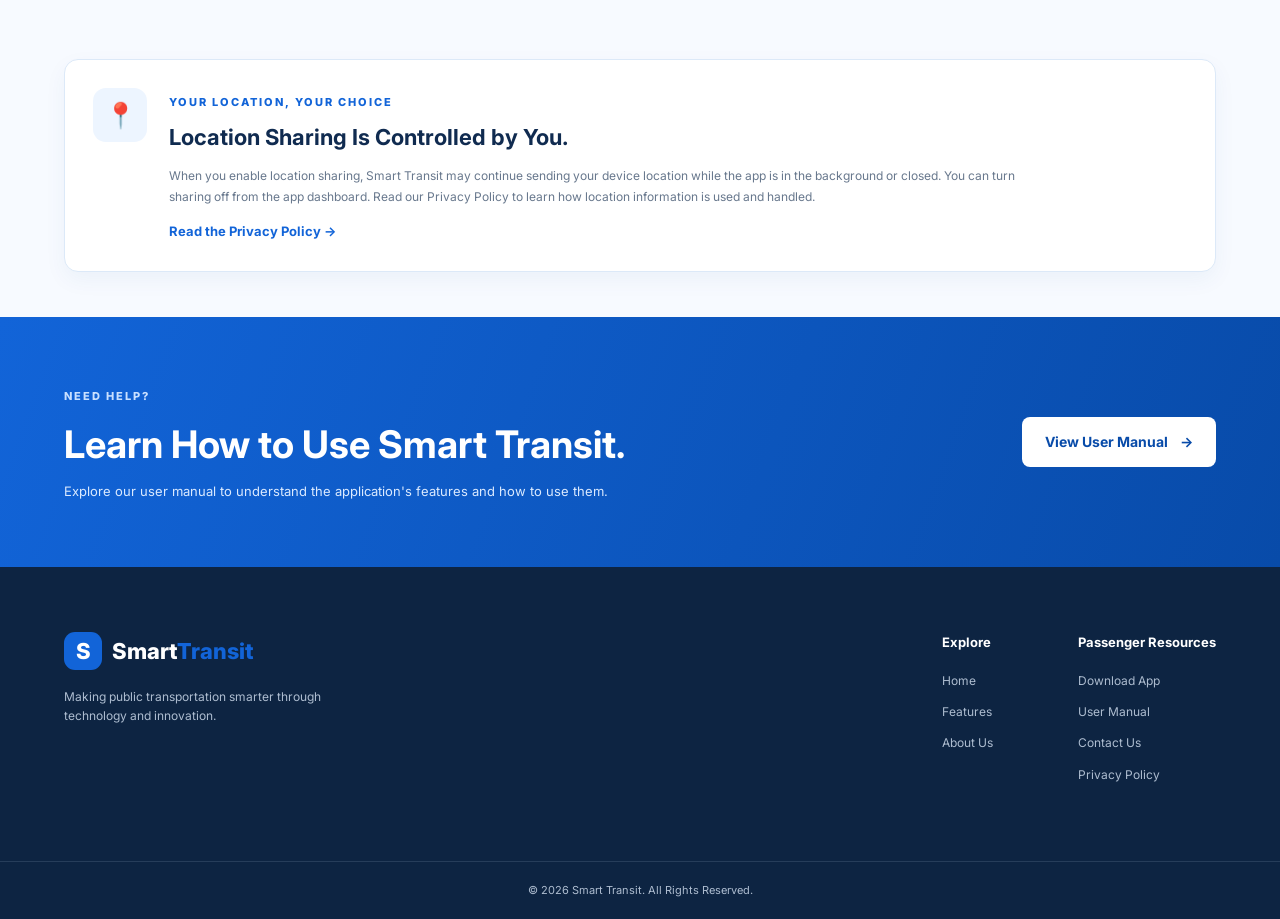
<file: pages/download.html>
<!DOCTYPE html>
<html lang="en">

<head>
    <meta charset="UTF-8">
    <meta name="viewport" content="width=device-width, initial-scale=1.0">

    <!-- Primary SEO -->
    <title>Download Smart Transit App | Android</title>

    <meta name="description"
          content="Download the Smart Transit Android passenger app for public transportation tracking, estimated arrival times, route monitoring, and vehicle arrival notifications in Southern Leyte.">

    <meta name="robots" content="index, follow">

    <link rel="canonical"
          href="https://smart-transit-website.netlify.app/pages/download.html">

    <!-- Social Media Sharing -->
    <meta property="og:type" content="website">
    <meta property="og:title"
          content="Download Smart Transit | Android Passenger App">
    <meta property="og:description"
          content="Download Smart Transit for Android and experience vehicle tracking, estimated arrival times, and route information.">
    <meta property="og:url"
          content="https://smart-transit-website.netlify.app/pages/download.html">

    <!-- Website Stylesheet -->
    <link rel="stylesheet" href="../css/style.css">
</head>

<body>

    <!-- NAVIGATION BAR -->
    <header class="header">
        <nav class="navbar container">

            <a href="../index.html" class="logo">
                <span class="logo-icon">S</span>
                <span>Smart<span class="logo-highlight">Transit</span></span>
            </a>

            <button class="menu-toggle" id="menuToggle"
                    aria-label="Open navigation menu"
                    aria-expanded="false">
                ☰
            </button>

            <ul class="nav-links" id="navLinks">
                <li><a href="../index.html">Home</a></li>
                <li><a href="../index.html#features">Features</a></li>
                <li><a href="download.html" class="active">Download App</a></li>
                <li><a href="user-manual.html">User Manual</a></li>
                <li><a href="about.html">About</a></li>
                <li>
                    <a href="contact.html" class="nav-button">
                        Contact Us
                    </a>
                </li>
            </ul>

        </nav>
    </header>

    <main>

        <!-- PAGE HERO -->
        <section class="download-hero">
            <div class="container">

                <span class="eyebrow">SMART TRANSIT MOBILE APPLICATION</span>

                <h1>
                    Your Smarter Journey<br>
                    Starts <span>Here.</span>
                </h1>

                <p>
                    Get ready to experience a more convenient way to travel.
                    With Smart Transit, you can monitor vehicle locations,
                    check estimated arrival information, and stay updated
                    throughout your journey.
                </p>

                <span class="coming-soon-label">
                    OFFICIAL APPLICATION
                </span>

            </div>
        </section>

        <!-- APP DOWNLOAD OPTIONS -->
        <section class="download-options section-padding">

            <div class="container">

                <div class="section-heading centered">
                    <span class="eyebrow">GET THE APPLICATION</span>

                    <h2>
                        Download Smart <span>Transit</span>
                    </h2>

                    <p>
                        Smart Transit is currently available for Android
                        devices. Download the passenger application below.
                    </p>
                </div>

                <div class="store-grid">

                    <!-- ANDROID -->
                    <article class="store-card">

                        <div class="store-icon">🤖</div>

                        <span class="store-platform">ANDROID</span>

                        <h3>Android Application</h3>

                        <p>
                            Download the official Smart Transit passenger
                            application for Android devices. Get the latest
                            release and installation instructions below.
                        </p>

                        <a
                            href="https://github.com/EJ-stack-design/smart-transit-website/releases/download/v1.0.0/smart-transit-android.apk"
                            class="store-button"
                            target="_blank"
                            rel="noopener noreferrer"
                        >
                            DOWNLOAD FOR ANDROID
                        </a>

                    </article>

                </div>

                <p class="availability-note">
                    Smart Transit Passenger App v1.0.0 is now available
                    for Android devices.
                </p>

            </div>

        </section>

        <!-- APP FEATURES -->
        <section class="download-features section-padding">

            <div class="container">

                <div class="section-heading centered">
                    <span class="eyebrow">EXPLORE THE APPLICATION</span>

                    <h2>
                        What You Can Do with <span>Smart Transit</span>
                    </h2>

                    <p>
                        Access useful transportation information
                        directly from your smartphone.
                    </p>
                </div>

                <div class="feature-grid">

                    <article class="feature-card">
                        <div class="feature-icon">📍</div>

                        <h3>Live Vehicle Tracking</h3>

                        <p>
                            View the location of tracked public
                            transportation vehicles on the map.
                        </p>
                    </article>

                    <article class="feature-card">
                        <div class="feature-icon">🗺️</div>

                        <h3>Route Monitoring</h3>

                        <p>
                            Select your pickup and destination
                            and monitor your journey.
                        </p>
                    </article>

                    <article class="feature-card">
                        <div class="feature-icon">⏱️</div>

                        <h3>Estimated Arrival</h3>

                        <p>
                            Check estimated arrival information
                            to help plan your trip.
                        </p>
                    </article>

                    <article class="feature-card">
                        <div class="feature-icon">🔔</div>

                        <h3>Arrival Notifications</h3>

                        <p>
                            Receive notifications when your selected
                            vehicle approaches your stops.
                        </p>
                    </article>

                </div>

            </div>

        </section>

        <!-- REAL APP SCREENSHOTS -->
        <section class="app-screenshots section-padding" id="app-screenshots">

            <div class="container">

                <div class="section-heading centered">
                    <span class="eyebrow">A CLOSER LOOK</span>

                    <h2>See Smart Transit <span>in Action</span></h2>

                    <p>
                        Explore actual screenshots from the Smart Transit
                        passenger app, including route selection, vehicle
                        tracking, estimated arrival, and arrival notifications.
                    </p>
                </div>

                <div class="screenshot-grid">

                    <figure class="screenshot-card">
                        <a href="../assets/screenshots/01-route-stop-selection.jpg"
                           target="_blank" rel="noopener">
                            <img
                                src="../assets/screenshots/01-route-stop-selection.jpg"
                                alt="Smart Transit route selection screen showing Silago to Sogod and available stops"
                                loading="lazy">
                        </a>
                        <figcaption>
                            <h3>Route and Stop Selection</h3>
                            <p>
                                Choose a trip direction and select from
                                available stops along the route.
                            </p>
                        </figcaption>
                    </figure>

                    <figure class="screenshot-card">
                        <a href="../assets/screenshots/02-arrival-notification.jpg"
                           target="_blank" rel="noopener">
                            <img
                                src="../assets/screenshots/02-arrival-notification.jpg"
                                alt="Smart Transit phone notification reporting that the vehicle is approximately 450 meters from Sogod"
                                loading="lazy">
                        </a>
                        <figcaption>
                            <h3>Arrival Notification</h3>
                            <p>
                                Receive a phone notification when the vehicle
                                approaches your selected destination.
                            </p>
                        </figcaption>
                    </figure>

                    <figure class="screenshot-card">
                        <a href="../assets/screenshots/03-trip-direction-map.jpg"
                           target="_blank" rel="noopener">
                            <img
                                src="../assets/screenshots/03-trip-direction-map.jpg"
                                alt="Smart Transit trip direction selector and map displaying the tracked van"
                                loading="lazy">
                        </a>
                        <figcaption>
                            <h3>Trip Direction and Map</h3>
                            <p>
                                Switch between Silago–Sogod and Sogod–Silago
                                and view the vehicle on the map.
                            </p>
                        </figcaption>
                    </figure>

                    <figure class="screenshot-card">
                        <a href="../assets/screenshots/04-eta-and-arrival-alert.jpg"
                           target="_blank" rel="noopener">
                            <img
                                src="../assets/screenshots/04-eta-and-arrival-alert.jpg"
                                alt="Smart Transit app showing 54-second estimated arrival, 30 kilometers per hour speed, and 0.45 kilometer remaining"
                                loading="lazy">
                        </a>
                        <figcaption>
                            <h3>Estimated Arrival</h3>
                            <p>
                                View the estimated arrival time, current speed,
                                remaining distance, and GPS status.
                            </p>
                        </figcaption>
                    </figure>

                    <figure class="screenshot-card">
                        <a href="../assets/screenshots/05-vehicle-map-and-pickup.jpg"
                           target="_blank" rel="noopener">
                            <img
                                src="../assets/screenshots/05-vehicle-map-and-pickup.jpg"
                                alt="Smart Transit map and vehicle information screen with pickup and destination selectors"
                                loading="lazy">
                        </a>
                        <figcaption>
                            <h3>Vehicle Information</h3>
                            <p>
                                View the route map and choose your pickup
                                location and destination.
                            </p>
                        </figcaption>
                    </figure>

                    <figure class="screenshot-card">
                        <a href="../assets/screenshots/06-destination-stop-list.jpg"
                           target="_blank" rel="noopener">
                            <img
                                src="../assets/screenshots/06-destination-stop-list.jpg"
                                alt="Smart Transit destination stop list showing Hinunangan, Hinundayan, Anahawan, San Juan, Saint Bernard, and Sogod"
                                loading="lazy">
                        </a>
                        <figcaption>
                            <h3>Available Route Stops</h3>
                            <p>
                                Browse the municipalities and stops served
                                along the selected trip direction.
                            </p>
                        </figcaption>
                    </figure>

                </div>

                <p class="screenshot-note">
                    Select any screenshot to view it at full size.
                </p>

            </div>

        </section>

        <!-- LOCATION PRIVACY NOTICE -->
        <section class="privacy-notice-section">

            <div class="container">

                <div class="privacy-notice-card">

                    <div class="privacy-notice-icon" aria-hidden="true">
                        📍
                    </div>

                    <div class="privacy-notice-copy">

                        <span class="eyebrow">
                            YOUR LOCATION, YOUR CHOICE
                        </span>

                        <h2>Location Sharing Is Controlled by You.</h2>

                        <p>
                            When you enable location sharing, Smart Transit
                            may continue sending your device location while
                            the app is in the background or closed. You can
                            turn sharing off from the app dashboard. Read our
                            Privacy Policy to learn how location information
                            is used and handled.
                        </p>

                        <a href="privacy-policy.html" class="text-link">
                            Read the Privacy Policy →
                        </a>

                    </div>

                </div>

            </div>

        </section>

        <!-- USER MANUAL CTA -->
        <section class="download-section">

            <div class="container download-content">

                <div>
                    <span class="eyebrow light-eyebrow">
                        NEED HELP?
                    </span>

                    <h2>
                        Learn How to Use Smart Transit.
                    </h2>

                    <p>
                        Explore our user manual to understand the
                        application's features and how to use them.
                    </p>
                </div>

                <a href="user-manual.html" class="btn btn-white">
                    View User Manual <span>→</span>
                </a>

            </div>

        </section>

    </main>

    <!-- FOOTER -->
    <footer class="footer">

        <div class="container footer-content">

            <div class="footer-brand">

                <a href="../index.html" class="logo footer-logo">
                    <span class="logo-icon">S</span>
                    <span>Smart<span class="logo-highlight">Transit</span></span>
                </a>

                <p>
                    Making public transportation smarter
                    through technology and innovation.
                </p>

            </div>

            <div class="footer-links">

                <div>
                    <h4>Explore</h4>
                    <a href="../index.html">Home</a>
                    <a href="../index.html#features">Features</a>
                    <a href="about.html">About Us</a>
                </div>

                <div>
                    <h4>Passenger Resources</h4>
                    <a href="download.html">Download App</a>
                    <a href="user-manual.html">User Manual</a>
                    <a href="contact.html">Contact Us</a>
                    <a href="privacy-policy.html">Privacy Policy</a>
                </div>

            </div>

        </div>

        <div class="footer-bottom">
            <div class="container">
                <p>
                    © <span id="currentYear"></span>
                    Smart Transit. All Rights Reserved.
                </p>
            </div>
        </div>

    </footer>

    <script src="../js/script.js"></script>

</body>
</html>
</file>
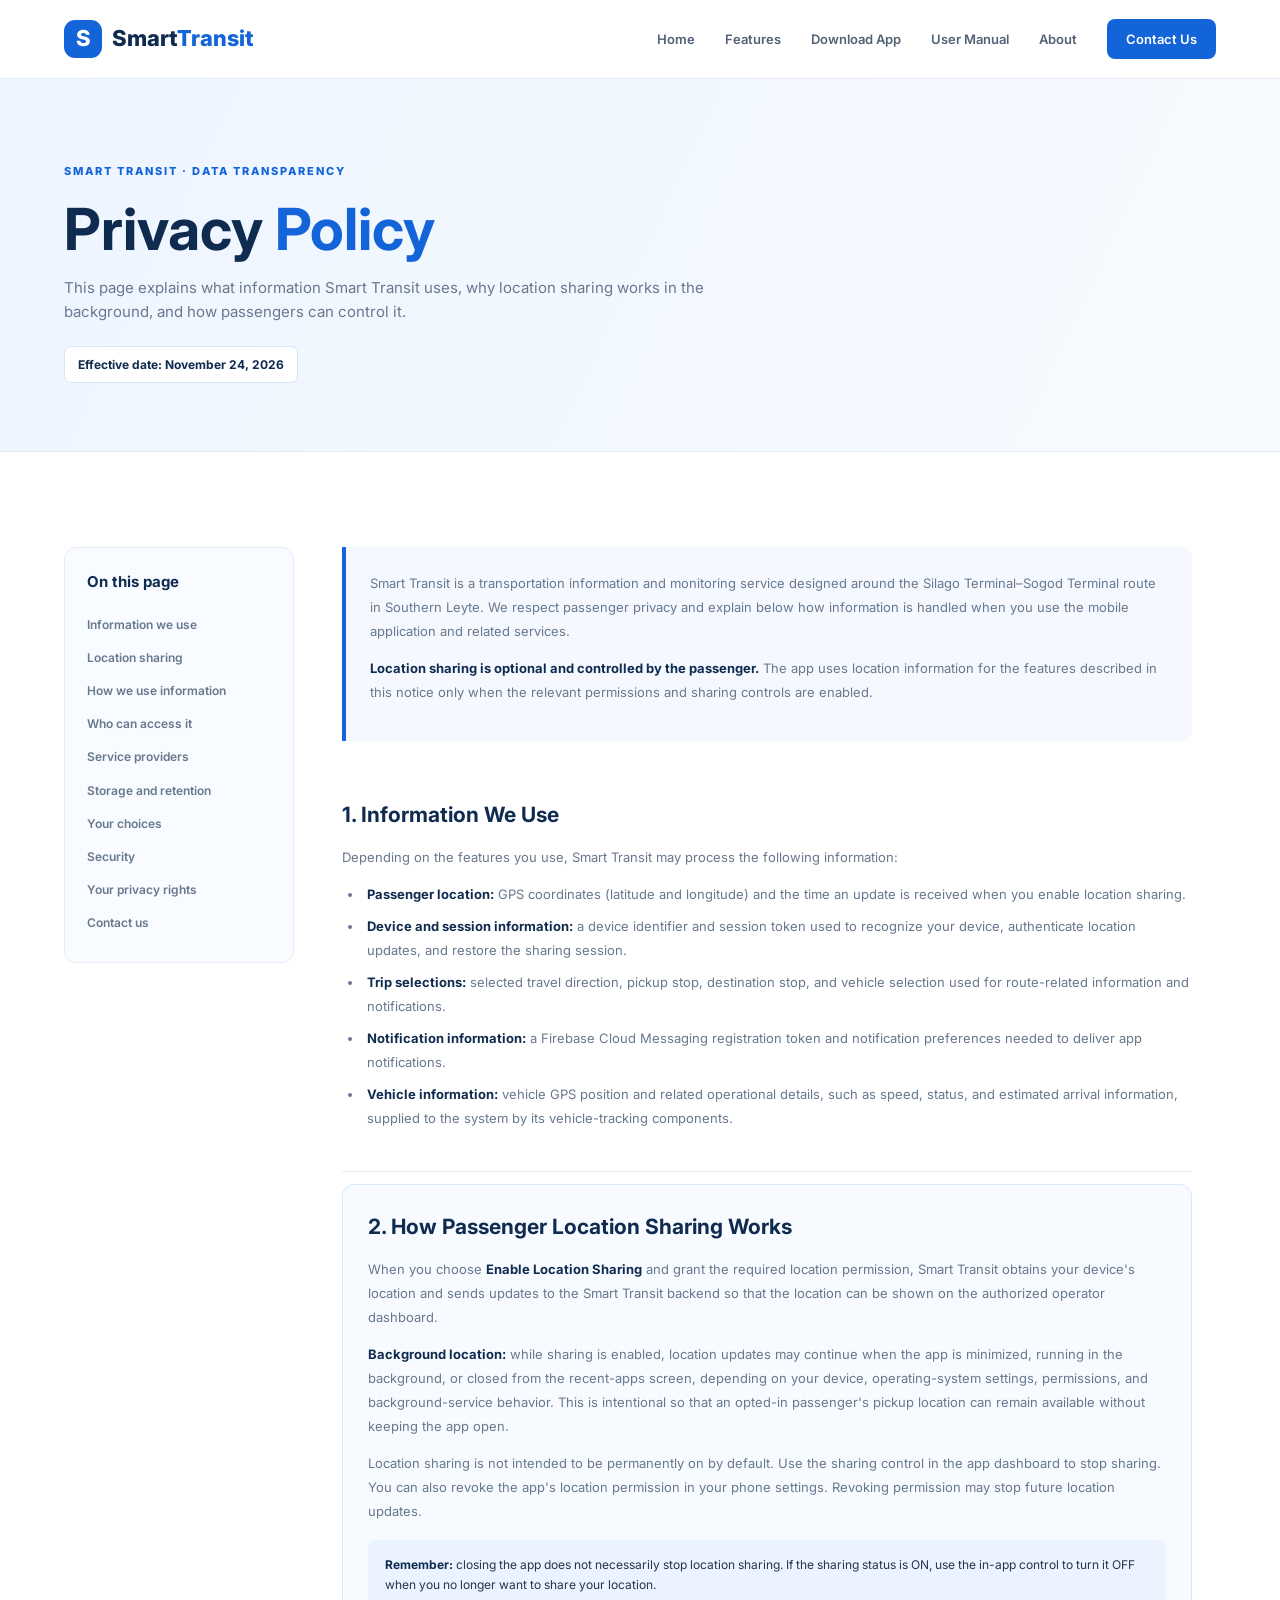
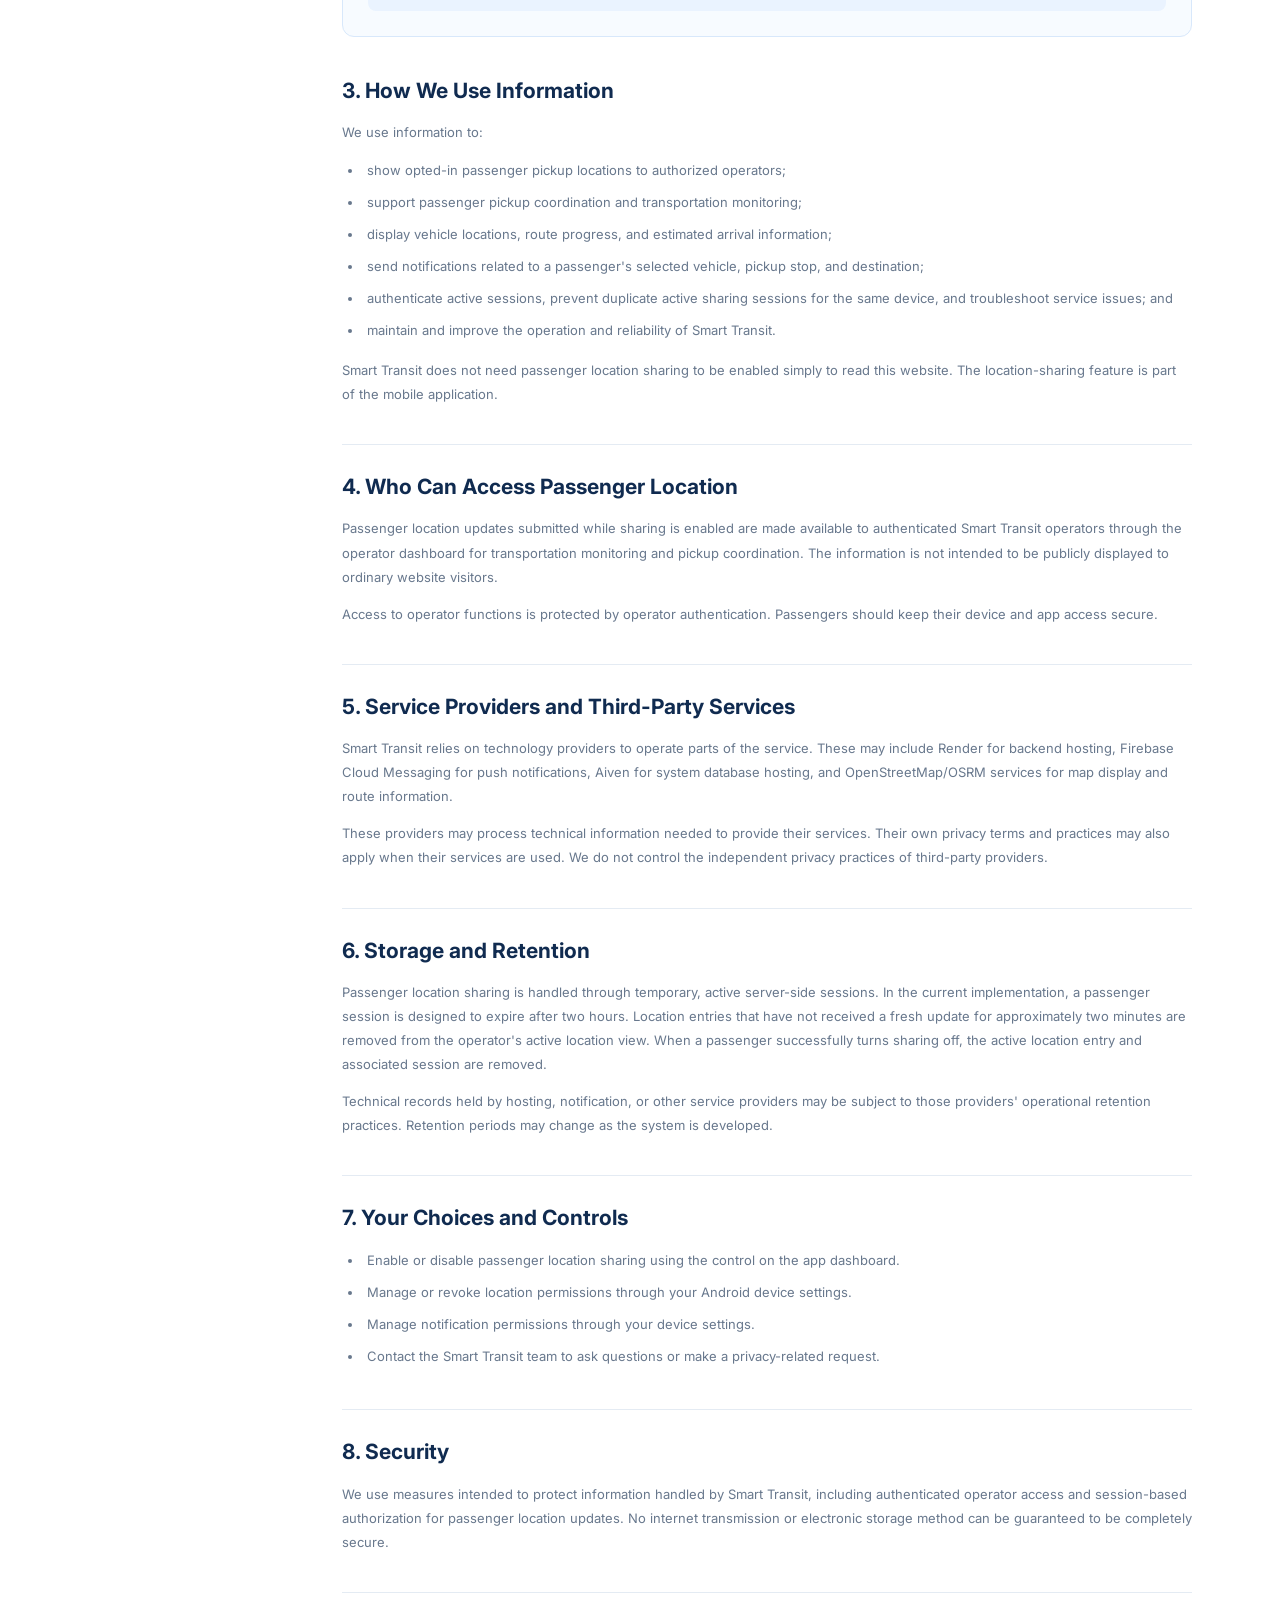
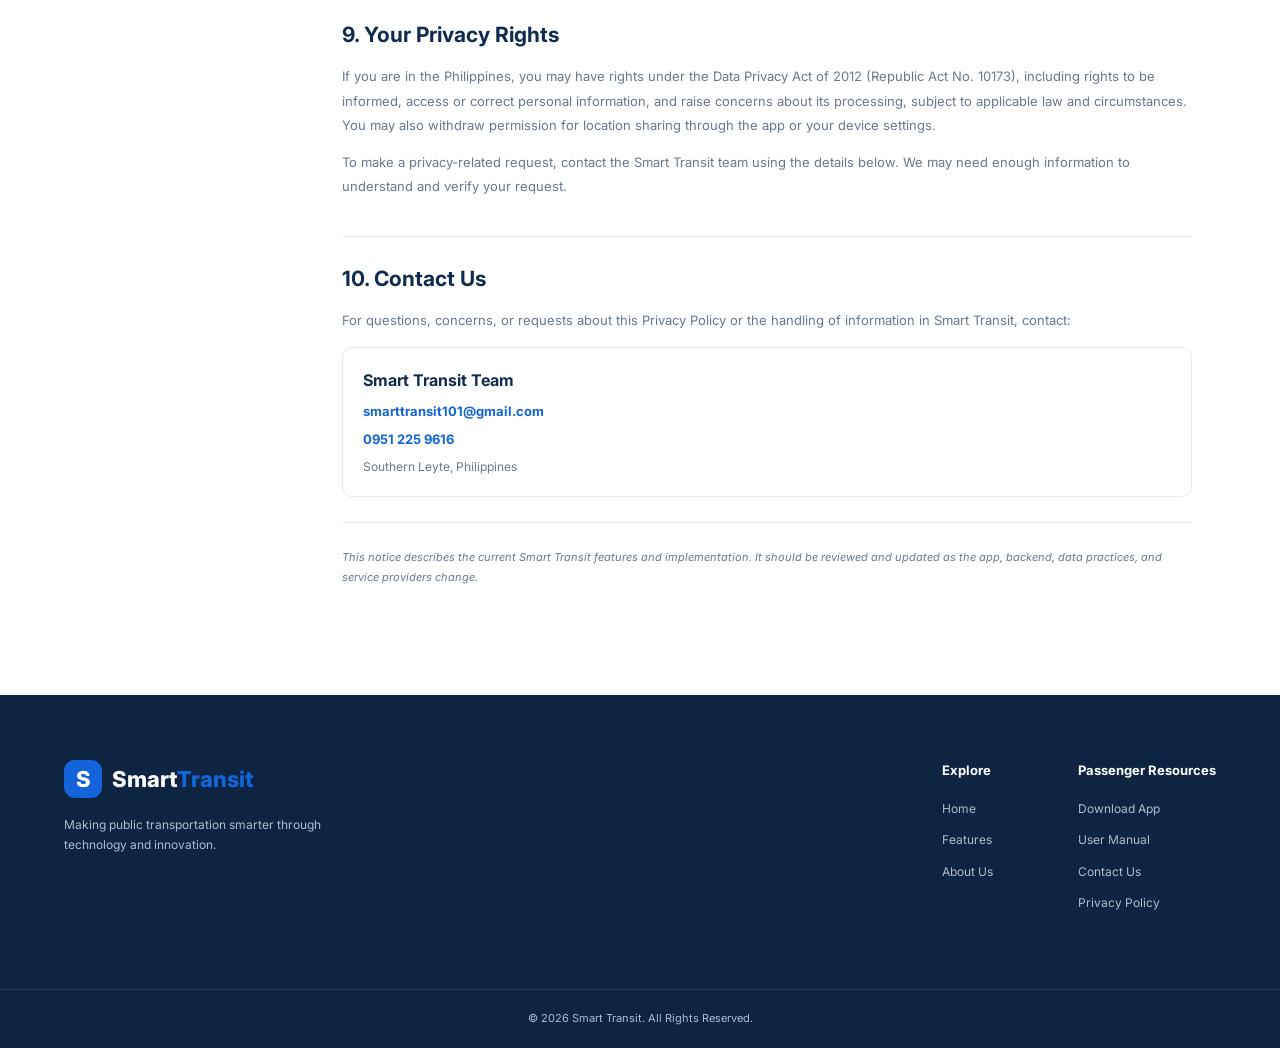
<file: pages/privacy-policy.html>
<!DOCTYPE html>
<html lang="en">

<head>
    <meta charset="UTF-8">
    <meta name="viewport" content="width=device-width, initial-scale=1.0">

    <!-- Primary SEO -->
    <title>Smart Transit Privacy Policy | Data Protection</title>

    <meta name="description"
          content="Read the Smart Transit Privacy Policy to understand how passenger location information and other personal data are collected, used, stored, and protected.">

    <meta name="robots" content="index, follow">

    <link rel="canonical"
          href="https://smart-transit-website.netlify.app/pages/privacy-policy.html">

    <!-- Social Media Sharing -->
    <meta property="og:type" content="website">
    <meta property="og:title"
          content="Smart Transit | Privacy Policy">
    <meta property="og:description"
          content="Learn how Smart Transit handles passenger location information and protects user data.">
    <meta property="og:url"
          content="https://smart-transit-website.netlify.app/pages/privacy-policy.html">

    <!-- Website Stylesheet -->
    <link rel="stylesheet" href="../css/style.css">
</head>

<body>

    <!-- NAVIGATION BAR -->
    <header class="header">
        <nav class="navbar container">
            <a href="../index.html" class="logo">
                <span class="logo-icon">S</span>
                <span>Smart<span class="logo-highlight">Transit</span></span>
            </a>

            <button class="menu-toggle" id="menuToggle"
                    aria-label="Open navigation menu"
                    aria-expanded="false">☰</button>

            <ul class="nav-links" id="navLinks">
                <li><a href="../index.html">Home</a></li>
                <li><a href="../index.html#features">Features</a></li>
                <li><a href="download.html">Download App</a></li>
                <li><a href="user-manual.html">User Manual</a></li>
                <li><a href="about.html">About</a></li>
                <li><a href="contact.html" class="nav-button">Contact Us</a></li>
            </ul>
        </nav>
    </header>

    <main>
        <section class="privacy-hero">
            <div class="container">
                <span class="eyebrow">SMART TRANSIT · DATA TRANSPARENCY</span>
                <h1>Privacy <span>Policy</span></h1>
                <p>This page explains what information Smart Transit uses, why location sharing works in the background, and how passengers can control it.</p>
                <div class="privacy-updated">Effective date: November 24, 2026</div>
            </div>
        </section>

        <section class="privacy-content-section section-padding">
            <div class="container privacy-layout">
                <aside class="privacy-toc" aria-label="Privacy policy sections">
                    <h2>On this page</h2>
                    <a href="#information">Information we use</a>
                    <a href="#location">Location sharing</a>
                    <a href="#purpose">How we use information</a>
                    <a href="#access">Who can access it</a>
                    <a href="#providers">Service providers</a>
                    <a href="#retention">Storage and retention</a>
                    <a href="#choices">Your choices</a>
                    <a href="#security">Security</a>
                    <a href="#rights">Your privacy rights</a>
                    <a href="#contact">Contact us</a>
                </aside>

                <article class="privacy-article">
                    <div class="privacy-intro">
                        <p>Smart Transit is a transportation information and monitoring service designed around the Silago Terminal–Sogod Terminal route in Southern Leyte. We respect passenger privacy and explain below how information is handled when you use the mobile application and related services.</p>
                        <p><strong>Location sharing is optional and controlled by the passenger.</strong> The app uses location information for the features described in this notice only when the relevant permissions and sharing controls are enabled.</p>
                    </div>

                    <section id="information" class="privacy-section">
                        <h2>1. Information We Use</h2>
                        <p>Depending on the features you use, Smart Transit may process the following information:</p>
                        <ul>
                            <li><strong>Passenger location:</strong> GPS coordinates (latitude and longitude) and the time an update is received when you enable location sharing.</li>
                            <li><strong>Device and session information:</strong> a device identifier and session token used to recognize your device, authenticate location updates, and restore the sharing session.</li>
                            <li><strong>Trip selections:</strong> selected travel direction, pickup stop, destination stop, and vehicle selection used for route-related information and notifications.</li>
                            <li><strong>Notification information:</strong> a Firebase Cloud Messaging registration token and notification preferences needed to deliver app notifications.</li>
                            <li><strong>Vehicle information:</strong> vehicle GPS position and related operational details, such as speed, status, and estimated arrival information, supplied to the system by its vehicle-tracking components.</li>
                        </ul>
                    </section>

                    <section id="location" class="privacy-section privacy-highlight-section">
                        <h2>2. How Passenger Location Sharing Works</h2>
                        <p>When you choose <strong>Enable Location Sharing</strong> and grant the required location permission, Smart Transit obtains your device's location and sends updates to the Smart Transit backend so that the location can be shown on the authorized operator dashboard.</p>
                        <p><strong>Background location:</strong> while sharing is enabled, location updates may continue when the app is minimized, running in the background, or closed from the recent-apps screen, depending on your device, operating-system settings, permissions, and background-service behavior. This is intentional so that an opted-in passenger's pickup location can remain available without keeping the app open.</p>
                        <p>Location sharing is not intended to be permanently on by default. Use the sharing control in the app dashboard to stop sharing. You can also revoke the app's location permission in your phone settings. Revoking permission may stop future location updates.</p>
                        <div class="privacy-callout">
                            <strong>Remember:</strong> closing the app does not necessarily stop location sharing. If the sharing status is ON, use the in-app control to turn it OFF when you no longer want to share your location.
                        </div>
                    </section>

                    <section id="purpose" class="privacy-section">
                        <h2>3. How We Use Information</h2>
                        <p>We use information to:</p>
                        <ul>
                            <li>show opted-in passenger pickup locations to authorized operators;</li>
                            <li>support passenger pickup coordination and transportation monitoring;</li>
                            <li>display vehicle locations, route progress, and estimated arrival information;</li>
                            <li>send notifications related to a passenger's selected vehicle, pickup stop, and destination;</li>
                            <li>authenticate active sessions, prevent duplicate active sharing sessions for the same device, and troubleshoot service issues; and</li>
                            <li>maintain and improve the operation and reliability of Smart Transit.</li>
                        </ul>
                        <p>Smart Transit does not need passenger location sharing to be enabled simply to read this website. The location-sharing feature is part of the mobile application.</p>
                    </section>

                    <section id="access" class="privacy-section">
                        <h2>4. Who Can Access Passenger Location</h2>
                        <p>Passenger location updates submitted while sharing is enabled are made available to authenticated Smart Transit operators through the operator dashboard for transportation monitoring and pickup coordination. The information is not intended to be publicly displayed to ordinary website visitors.</p>
                        <p>Access to operator functions is protected by operator authentication. Passengers should keep their device and app access secure.</p>
                    </section>

                    <section id="providers" class="privacy-section">
                        <h2>5. Service Providers and Third-Party Services</h2>
                        <p>Smart Transit relies on technology providers to operate parts of the service. These may include Render for backend hosting, Firebase Cloud Messaging for push notifications, Aiven for system database hosting, and OpenStreetMap/OSRM services for map display and route information.</p>
                        <p>These providers may process technical information needed to provide their services. Their own privacy terms and practices may also apply when their services are used. We do not control the independent privacy practices of third-party providers.</p>
                    </section>

                    <section id="retention" class="privacy-section">
                        <h2>6. Storage and Retention</h2>
                        <p>Passenger location sharing is handled through temporary, active server-side sessions. In the current implementation, a passenger session is designed to expire after two hours. Location entries that have not received a fresh update for approximately two minutes are removed from the operator's active location view. When a passenger successfully turns sharing off, the active location entry and associated session are removed.</p>
                        <p>Technical records held by hosting, notification, or other service providers may be subject to those providers' operational retention practices. Retention periods may change as the system is developed.</p>
                    </section>

                    <section id="choices" class="privacy-section">
                        <h2>7. Your Choices and Controls</h2>
                        <ul>
                            <li>Enable or disable passenger location sharing using the control on the app dashboard.</li>
                            <li>Manage or revoke location permissions through your Android device settings.</li>
                            <li>Manage notification permissions through your device settings.</li>
                            <li>Contact the Smart Transit team to ask questions or make a privacy-related request.</li>
                        </ul>
                    </section>

                    <section id="security" class="privacy-section">
                        <h2>8. Security</h2>
                        <p>We use measures intended to protect information handled by Smart Transit, including authenticated operator access and session-based authorization for passenger location updates. No internet transmission or electronic storage method can be guaranteed to be completely secure.</p>
                    </section>

                    <section id="rights" class="privacy-section">
                        <h2>9. Your Privacy Rights</h2>
                        <p>If you are in the Philippines, you may have rights under the Data Privacy Act of 2012 (Republic Act No. 10173), including rights to be informed, access or correct personal information, and raise concerns about its processing, subject to applicable law and circumstances. You may also withdraw permission for location sharing through the app or your device settings.</p>
                        <p>To make a privacy-related request, contact the Smart Transit team using the details below. We may need enough information to understand and verify your request.</p>
                    </section>

                    <section id="contact" class="privacy-section">
                        <h2>10. Contact Us</h2>
                        <p>For questions, concerns, or requests about this Privacy Policy or the handling of information in Smart Transit, contact:</p>
                        <div class="privacy-contact-card">
                            <strong>Smart Transit Team</strong>
                            <a href="mailto:smarttransit101@gmail.com">smarttransit101@gmail.com</a>
                            <a href="tel:+639512259616">0951 225 9616</a>
                            <span>Southern Leyte, Philippines</span>
                        </div>
                    </section>

                    <p class="privacy-disclaimer">This notice describes the current Smart Transit features and implementation. It should be reviewed and updated as the app, backend, data practices, and service providers change.</p>
                </article>
            </div>
        </section>
    </main>

    <!-- FOOTER -->
    <footer class="footer">
        <div class="container footer-content">
            <div class="footer-brand">
                <a href="../index.html" class="logo footer-logo">
                    <span class="logo-icon">S</span>
                    <span>Smart<span class="logo-highlight">Transit</span></span>
                </a>
                <p>Making public transportation smarter through technology and innovation.</p>
            </div>
            <div class="footer-links">
                <div>
                    <h4>Explore</h4>
                    <a href="../index.html">Home</a>
                    <a href="../index.html#features">Features</a>
                    <a href="about.html">About Us</a>
                </div>
                <div>
                    <h4>Passenger Resources</h4>
                    <a href="download.html">Download App</a>
                    <a href="user-manual.html">User Manual</a>
                    <a href="contact.html">Contact Us</a>
                    <a href="privacy-policy.html">Privacy Policy</a>
                </div>
            </div>
        </div>
        <div class="footer-bottom">
            <div class="container">
                <p>© <span id="currentYear"></span> Smart Transit. All Rights Reserved.</p>
            </div>
        </div>
    </footer>

    <script src="../js/script.js"></script>
</body>
</html>
</file>
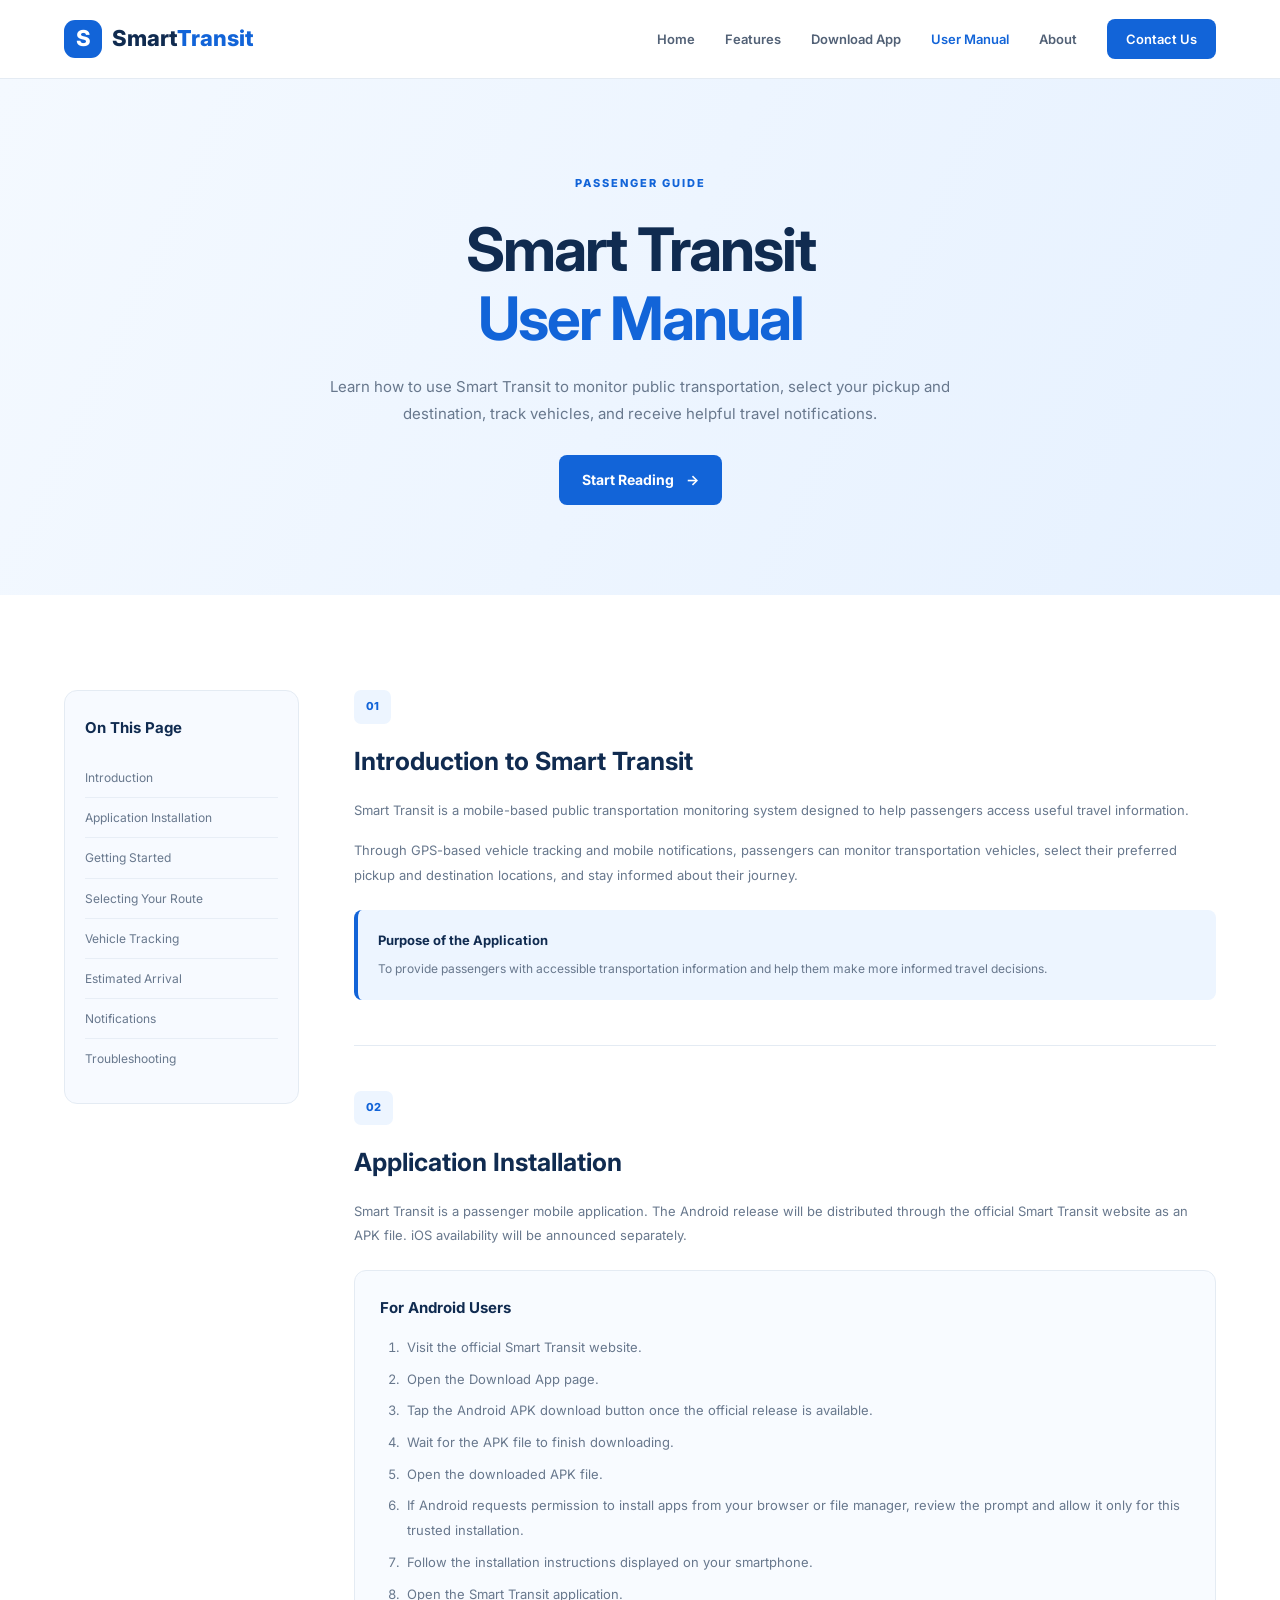
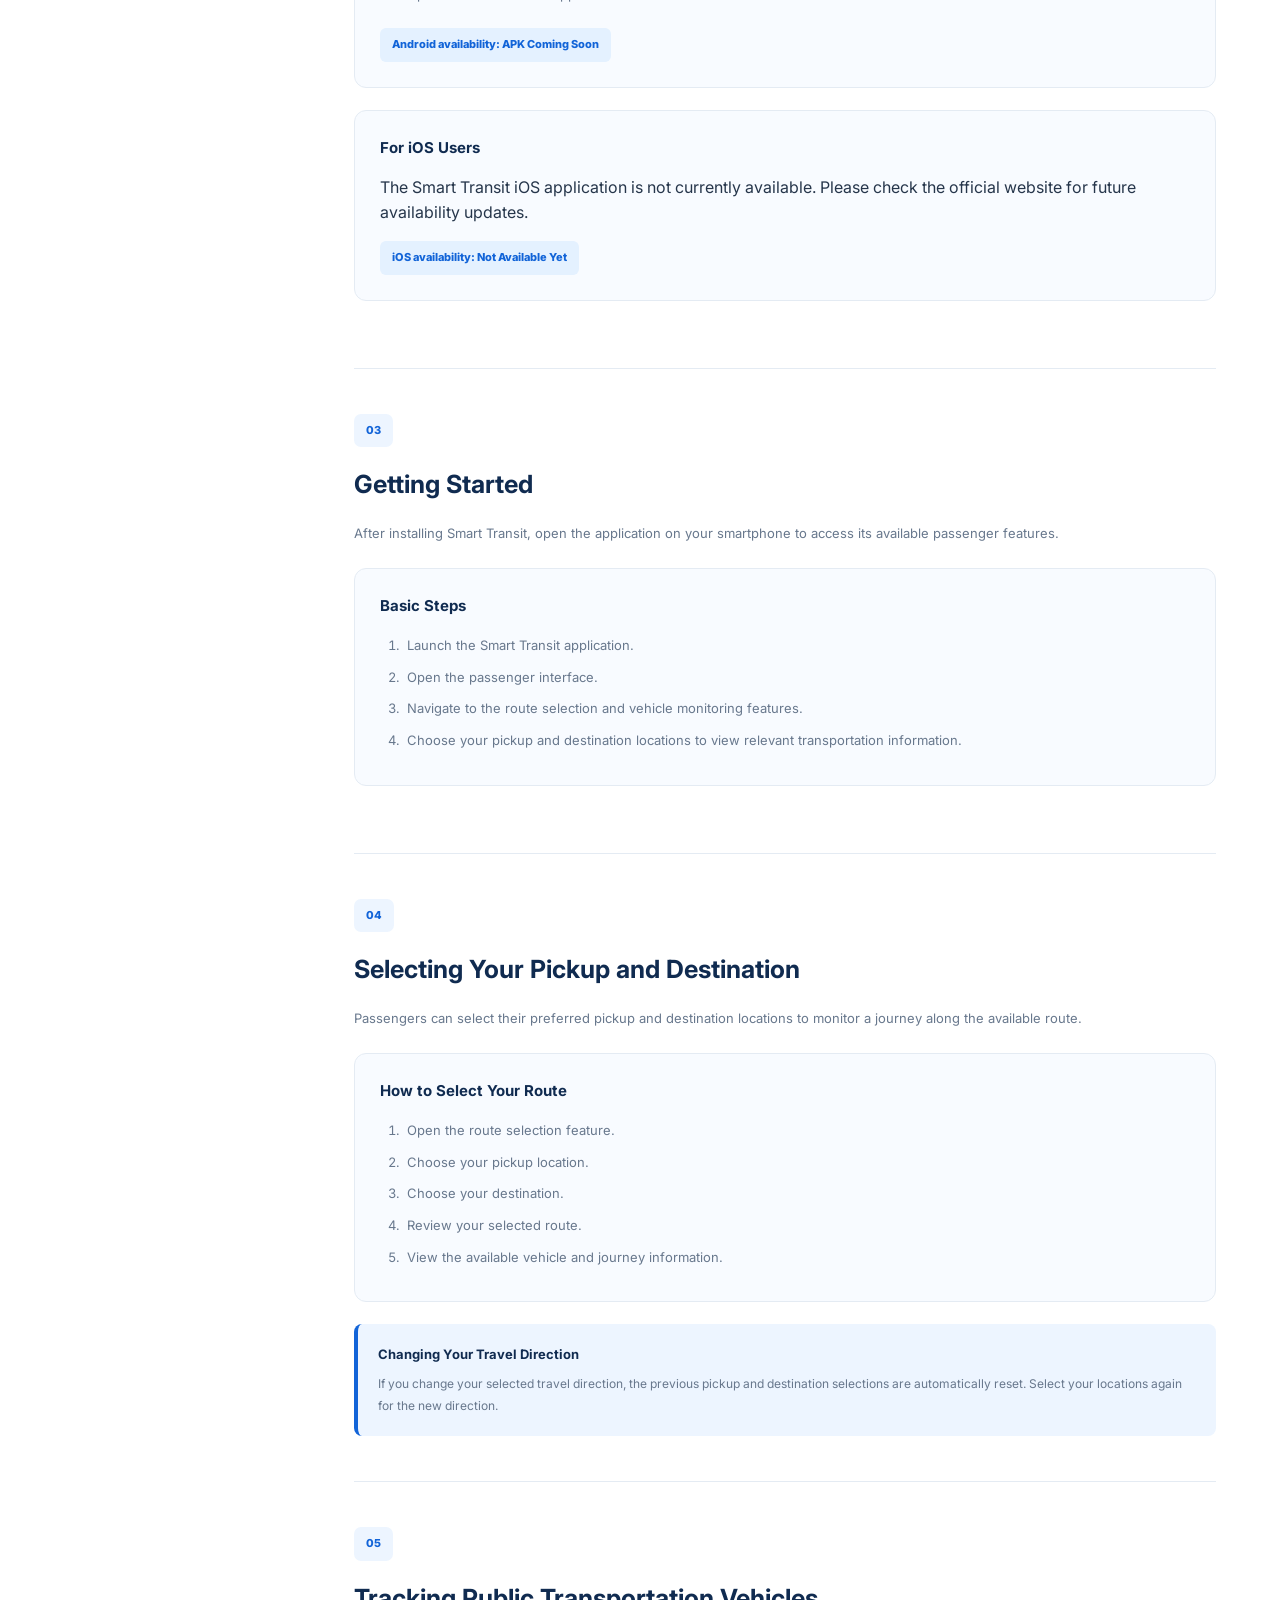
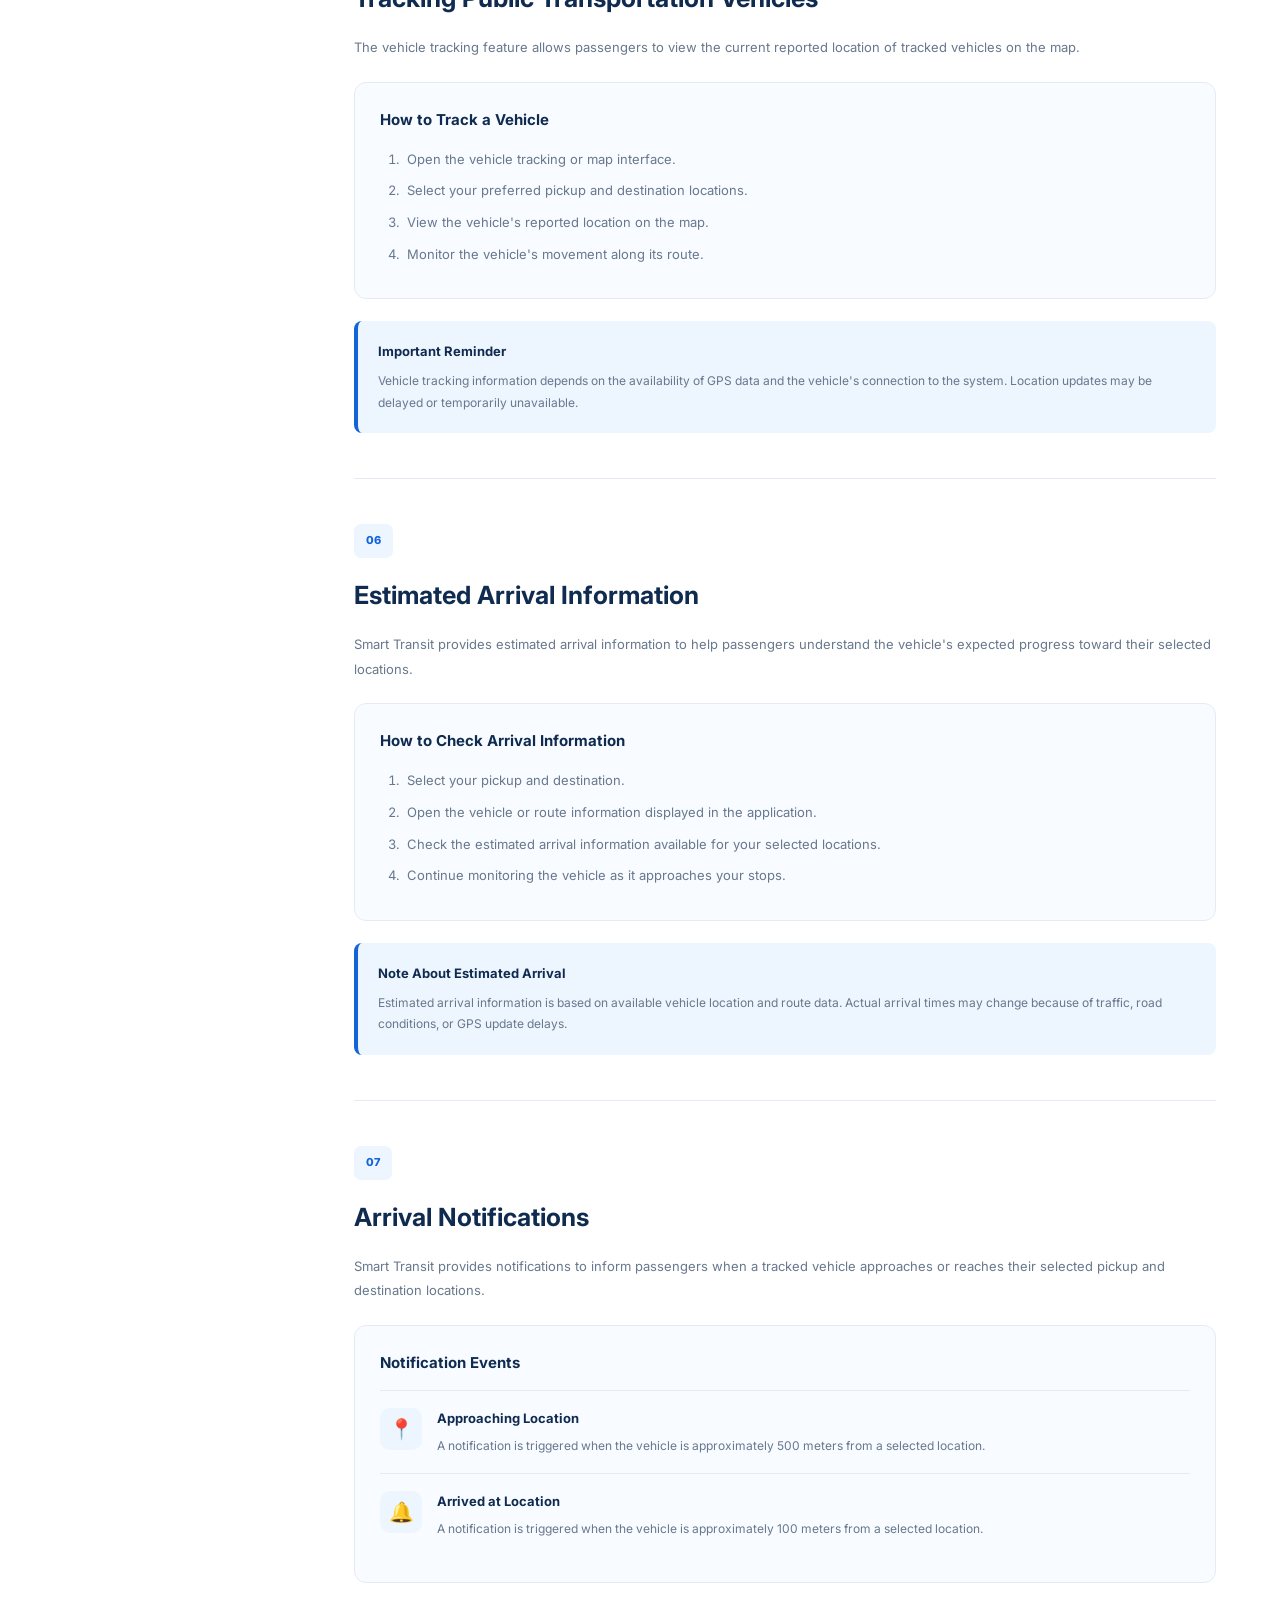
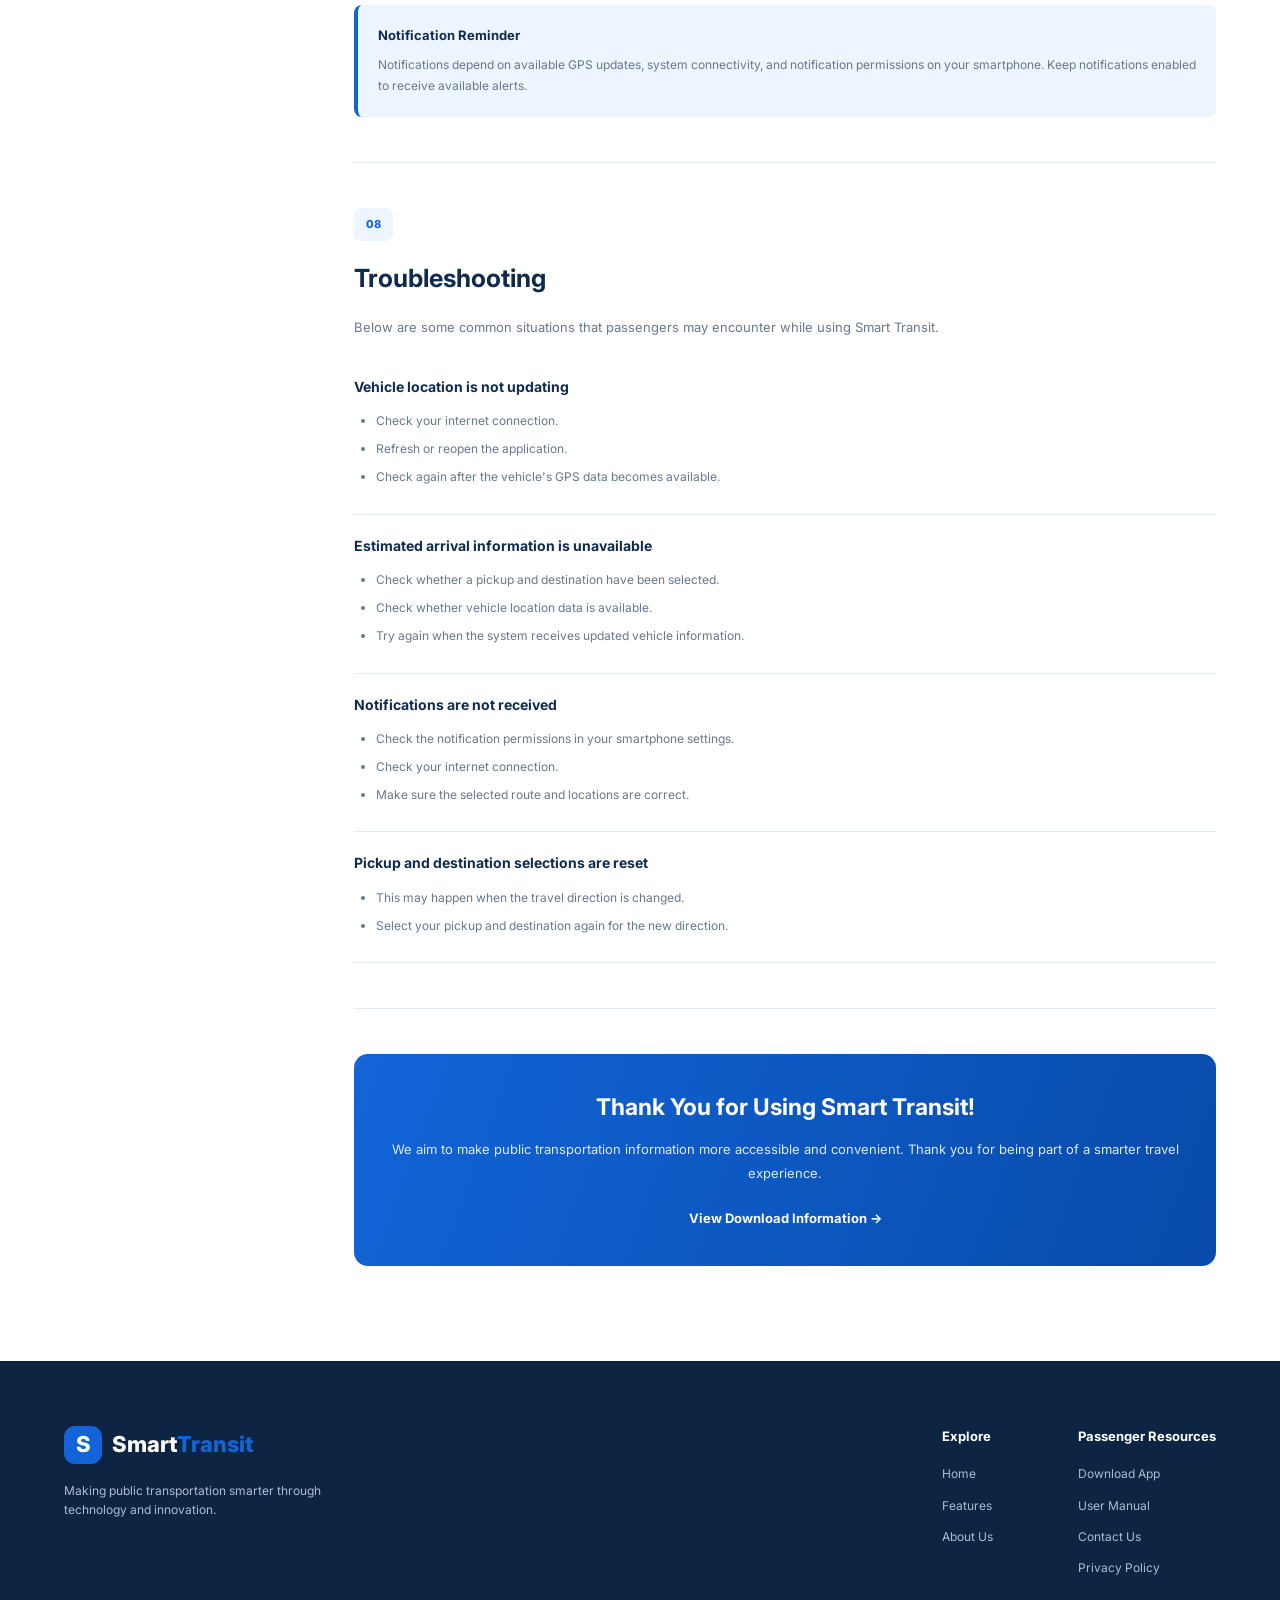
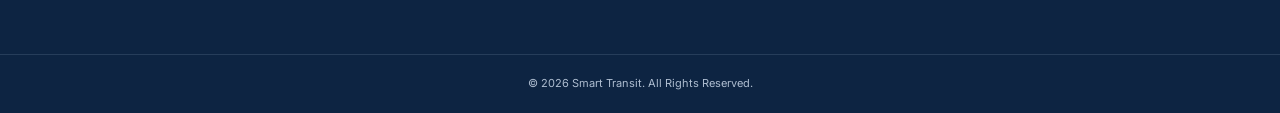
<file: pages/user-manual.html>
<!DOCTYPE html>
<html lang="en">

<head>
    <meta charset="UTF-8">
    <meta name="viewport" content="width=device-width, initial-scale=1.0">

    <!-- Primary SEO -->
    <title>Smart Transit User Manual | App Guide & Instructions</title>

    <meta name="description"
          content="Read the Smart Transit passenger app user manual. Learn how to select routes, choose destinations, track vehicles in real time, check estimated arrival times, and receive notifications.">

    <meta name="robots" content="index, follow">

    <link rel="canonical"
          href="https://smart-transit-website.netlify.app/pages/user-manual.html">

    <!-- Social Media Sharing -->
    <meta property="og:type" content="website">
    <meta property="og:title"
          content="Smart Transit | Passenger App User Manual">
    <meta property="og:description"
          content="Learn how to use Smart Transit with our passenger app guide and step-by-step instructions.">
    <meta property="og:url"
          content="https://smart-transit-website.netlify.app/pages/user-manual.html">

    <!-- Website Stylesheet -->
    <link rel="stylesheet" href="../css/style.css">
</head>


<body>

    <!-- NAVIGATION BAR -->
    <header class="header">
        <nav class="navbar container">

            <a href="../index.html" class="logo">
                <span class="logo-icon">S</span>
                <span>Smart<span class="logo-highlight">Transit</span></span>
            </a>

            <button class="menu-toggle" id="menuToggle"
                    aria-label="Open navigation menu"
                    aria-expanded="false">
                ☰
            </button>

            <ul class="nav-links" id="navLinks">
                <li><a href="../index.html">Home</a></li>
                <li><a href="../index.html#features">Features</a></li>
                <li><a href="download.html">Download App</a></li>
                <li><a href="user-manual.html" class="active">User Manual</a></li>
                <li><a href="about.html">About</a></li>
                <li>
                    <a href="contact.html" class="nav-button">
                        Contact Us
                    </a>
                </li>
            </ul>

        </nav>
    </header>


    <main>

        <!-- PAGE HERO -->
        <section class="manual-hero">
            <div class="container">

                <span class="eyebrow">PASSENGER GUIDE</span>

                <h1>
                    Smart Transit<br>
                    <span>User Manual</span>
                </h1>

                <p>
                    Learn how to use Smart Transit to monitor public
                    transportation, select your pickup and destination,
                    track vehicles, and receive helpful travel notifications.
                </p>

                <a href="#getting-started" class="btn btn-primary">
                    Start Reading <span>→</span>
                </a>

            </div>
        </section>


        <!-- MANUAL CONTENT -->
        <section class="manual-section section-padding">

            <div class="container manual-layout">

                <!-- TABLE OF CONTENTS -->
                <aside class="manual-sidebar">

                    <h3>On This Page</h3>

                    <a href="#introduction">Introduction</a>
                    <a href="#installation">Application Installation</a>
                    <a href="#getting-started">Getting Started</a>
                    <a href="#route-selection">Selecting Your Route</a>
                    <a href="#vehicle-tracking">Vehicle Tracking</a>
                    <a href="#arrival-information">Estimated Arrival</a>
                    <a href="#notifications">Notifications</a>
                    <a href="#troubleshooting">Troubleshooting</a>

                </aside>


                <!-- MAIN MANUAL -->
                <div class="manual-content">

                    <!-- INTRODUCTION -->
                    <article class="manual-topic" id="introduction">

                        <span class="manual-number">01</span>

                        <h2>Introduction to Smart Transit</h2>

                        <p>
                            Smart Transit is a mobile-based public
                            transportation monitoring system designed
                            to help passengers access useful travel
                            information.
                        </p>

                        <p>
                            Through GPS-based vehicle tracking and
                            mobile notifications, passengers can monitor
                            transportation vehicles, select their preferred
                            pickup and destination locations, and stay
                            informed about their journey.
                        </p>

                        <div class="manual-info">
                            <strong>Purpose of the Application</strong>
                            <p>
                                To provide passengers with accessible
                                transportation information and help them
                                make more informed travel decisions.
                            </p>
                        </div>

                    </article>


                    <!-- INSTALLATION -->
                    <article class="manual-topic" id="installation">

                        <span class="manual-number">02</span>

                        <h2>Application Installation</h2>

                        <p>
                            Smart Transit is a passenger mobile application.
                            The Android release will be distributed through
                            the official Smart Transit website as an APK file.
                            iOS availability will be announced separately.
                        </p>

                        <div class="manual-step">

                            <h3>For Android Users</h3>

                            
                            <ol>
                                <li>
                                    Visit the official Smart Transit website.
                                </li>
                                <li>
                                    Open the Download App page.
                                </li>
                                <li>
                                    Tap the Android APK download button once
                                    the official release is available.
                                </li>
                                <li>
                                    Wait for the APK file to finish downloading.
                                </li>
                                <li>
                                    Open the downloaded APK file.
                                </li>
                                <li>
                                    If Android requests permission to install
                                    apps from your browser or file manager,
                                    review the prompt and allow it only for
                                    this trusted installation.
                                </li>
                                <li>
                                    Follow the installation instructions
                                    displayed on your smartphone.
                                </li>
                                <li>
                                    Open the Smart Transit application.
                                </li>
                            </ol>

                            <span class="manual-status">
                                Android availability: APK Coming Soon
                            </span>


                        </div>


                        <div class="manual-step">

                            
                        <h3>For iOS Users</h3>

                        <p>
                            The Smart Transit iOS application is not
                            currently available. Please check the official
                            website for future availability updates.
                        </p>

                        <span class="manual-status">
                            iOS availability: Not Available Yet
                        </span>


                        </div>

                    </article>


                    <!-- GETTING STARTED -->
                    <article class="manual-topic" id="getting-started">

                        <span class="manual-number">03</span>

                        <h2>Getting Started</h2>

                        <p>
                            After installing Smart Transit, open the
                            application on your smartphone to access
                            its available passenger features.
                        </p>

                        <div class="manual-step">

                            <h3>Basic Steps</h3>

                            <ol>
                                <li>
                                    Launch the Smart Transit application.
                                </li>
                                <li>
                                    Open the passenger interface.
                                </li>
                                <li>
                                    Navigate to the route selection
                                    and vehicle monitoring features.
                                </li>
                                <li>
                                    Choose your pickup and destination
                                    locations to view relevant
                                    transportation information.
                                </li>
                            </ol>

                        </div>

                    </article>


                    <!-- ROUTE SELECTION -->
                    <article class="manual-topic" id="route-selection">

                        <span class="manual-number">04</span>

                        <h2>Selecting Your Pickup and Destination</h2>

                        <p>
                            Passengers can select their preferred
                            pickup and destination locations to
                            monitor a journey along the available route.
                        </p>

                        <div class="manual-step">

                            <h3>How to Select Your Route</h3>

                            <ol>
                                <li>
                                    Open the route selection feature.
                                </li>
                                <li>
                                    Choose your pickup location.
                                </li>
                                <li>
                                    Choose your destination.
                                </li>
                                <li>
                                    Review your selected route.
                                </li>
                                <li>
                                    View the available vehicle and
                                    journey information.
                                </li>
                            </ol>

                        </div>


                        <div class="manual-info">
                            <strong>Changing Your Travel Direction</strong>

                            <p>
                                If you change your selected travel
                                direction, the previous pickup and
                                destination selections are automatically
                                reset. Select your locations again
                                for the new direction.
                            </p>
                        </div>

                    </article>


                    <!-- VEHICLE TRACKING -->
                    <article class="manual-topic" id="vehicle-tracking">

                        <span class="manual-number">05</span>

                        <h2>Tracking Public Transportation Vehicles</h2>

                        <p>
                            The vehicle tracking feature allows
                            passengers to view the current reported
                            location of tracked vehicles on the map.
                        </p>

                        <div class="manual-step">

                            <h3>How to Track a Vehicle</h3>

                            <ol>
                                <li>
                                    Open the vehicle tracking or map
                                    interface.
                                </li>
                                <li>
                                    Select your preferred pickup
                                    and destination locations.
                                </li>
                                <li>
                                    View the vehicle's reported location
                                    on the map.
                                </li>
                                <li>
                                    Monitor the vehicle's movement
                                    along its route.
                                </li>
                            </ol>

                        </div>


                        <div class="manual-info">
                            <strong>Important Reminder</strong>

                            <p>
                                Vehicle tracking information depends
                                on the availability of GPS data and
                                the vehicle's connection to the system.
                                Location updates may be delayed or
                                temporarily unavailable.
                            </p>
                        </div>

                    </article>


                    <!-- ESTIMATED ARRIVAL -->
                    <article class="manual-topic" id="arrival-information">

                        <span class="manual-number">06</span>

                        <h2>Estimated Arrival Information</h2>

                        <p>
                            Smart Transit provides estimated arrival
                            information to help passengers understand
                            the vehicle's expected progress toward
                            their selected locations.
                        </p>

                        <div class="manual-step">

                            <h3>How to Check Arrival Information</h3>

                            <ol>
                                <li>
                                    Select your pickup and destination.
                                </li>
                                <li>
                                    Open the vehicle or route information
                                    displayed in the application.
                                </li>
                                <li>
                                    Check the estimated arrival
                                    information available for your
                                    selected locations.
                                </li>
                                <li>
                                    Continue monitoring the vehicle
                                    as it approaches your stops.
                                </li>
                            </ol>

                        </div>


                        <div class="manual-info">
                            <strong>Note About Estimated Arrival</strong>

                            <p>
                                Estimated arrival information is based
                                on available vehicle location and route
                                data. Actual arrival times may change
                                because of traffic, road conditions,
                                or GPS update delays.
                            </p>
                        </div>

                    </article>


                    <!-- NOTIFICATIONS -->
                    <article class="manual-topic" id="notifications">

                        <span class="manual-number">07</span>

                        <h2>Arrival Notifications</h2>

                        <p>
                            Smart Transit provides notifications
                            to inform passengers when a tracked
                            vehicle approaches or reaches their
                            selected pickup and destination locations.
                        </p>

                        <div class="manual-step">

                            <h3>Notification Events</h3>

                            <div class="notification-item">
                                <span class="notification-icon">📍</span>

                                <div>
                                    <strong>Approaching Location</strong>

                                    <p>
                                        A notification is triggered
                                        when the vehicle is approximately
                                        500 meters from a selected location.
                                    </p>
                                </div>
                            </div>


                            <div class="notification-item">
                                <span class="notification-icon">🔔</span>

                                <div>
                                    <strong>Arrived at Location</strong>

                                    <p>
                                        A notification is triggered
                                        when the vehicle is approximately
                                        100 meters from a selected location.
                                    </p>
                                </div>
                            </div>

                        </div>


                        <div class="manual-info">
                            <strong>Notification Reminder</strong>

                            <p>
                                Notifications depend on available GPS
                                updates, system connectivity, and
                                notification permissions on your
                                smartphone. Keep notifications enabled
                                to receive available alerts.
                            </p>
                        </div>

                    </article>


                    <!-- TROUBLESHOOTING -->
                    <article class="manual-topic" id="troubleshooting">

                        <span class="manual-number">08</span>

                        <h2>Troubleshooting</h2>

                        <p>
                            Below are some common situations that
                            passengers may encounter while using
                            Smart Transit.
                        </p>

                        <div class="troubleshooting-item">

                            <h3>Vehicle location is not updating</h3>

                            <ul>
                                <li>
                                    Check your internet connection.
                                </li>
                                <li>
                                    Refresh or reopen the application.
                                </li>
                                <li>
                                    Check again after the vehicle's
                                    GPS data becomes available.
                                </li>
                            </ul>

                        </div>


                        <div class="troubleshooting-item">

                            <h3>Estimated arrival information is unavailable</h3>

                            <ul>
                                <li>
                                    Check whether a pickup and destination
                                    have been selected.
                                </li>
                                <li>
                                    Check whether vehicle location data
                                    is available.
                                </li>
                                <li>
                                    Try again when the system receives
                                    updated vehicle information.
                                </li>
                            </ul>

                        </div>


                        <div class="troubleshooting-item">

                            <h3>Notifications are not received</h3>

                            <ul>
                                <li>
                                    Check the notification permissions
                                    in your smartphone settings.
                                </li>
                                <li>
                                    Check your internet connection.
                                </li>
                                <li>
                                    Make sure the selected route and
                                    locations are correct.
                                </li>
                            </ul>

                        </div>


                        <div class="troubleshooting-item">

                            <h3>Pickup and destination selections are reset</h3>

                            <ul>
                                <li>
                                    This may happen when the travel
                                    direction is changed.
                                </li>
                                <li>
                                    Select your pickup and destination
                                    again for the new direction.
                                </li>
                            </ul>

                        </div>

                    </article>


                    <!-- END NOTE -->
                    <div class="manual-ending">

                        <h2>Thank You for Using Smart Transit!</h2>

                        <p>
                            We aim to make public transportation
                            information more accessible and convenient.
                            Thank you for being part of a smarter
                            travel experience.
                        </p>

                        <a href="download.html" class="text-link">
                            View Download Information →
                        </a>

                    </div>

                </div>

            </div>

        </section>

    </main>


    <!-- FOOTER -->
    <footer class="footer">

        <div class="container footer-content">

            <div class="footer-brand">

                <a href="../index.html" class="logo footer-logo">
                    <span class="logo-icon">S</span>
                    <span>Smart<span class="logo-highlight">Transit</span></span>
                </a>

                <p>
                    Making public transportation smarter
                    through technology and innovation.
                </p>

            </div>


            <div class="footer-links">

                <div>
                    <h4>Explore</h4>
                    <a href="../index.html">Home</a>
                    <a href="../index.html#features">Features</a>
                    <a href="about.html">About Us</a>
                </div>

                <div>
                    <h4>Passenger Resources</h4>
                    <a href="download.html">Download App</a>
                    <a href="user-manual.html">User Manual</a>
                    <a href="contact.html">Contact Us</a>
                    <a href="privacy-policy.html">Privacy Policy</a>
                </div>

            </div>

        </div>


        <div class="footer-bottom">
            <div class="container">
                <p>
                    © <span id="currentYear"></span>
                    Smart Transit. All Rights Reserved.
                </p>
            </div>
        </div>

    </footer>


    <script src="../js/script.js"></script>

</body>
</html>
</file>
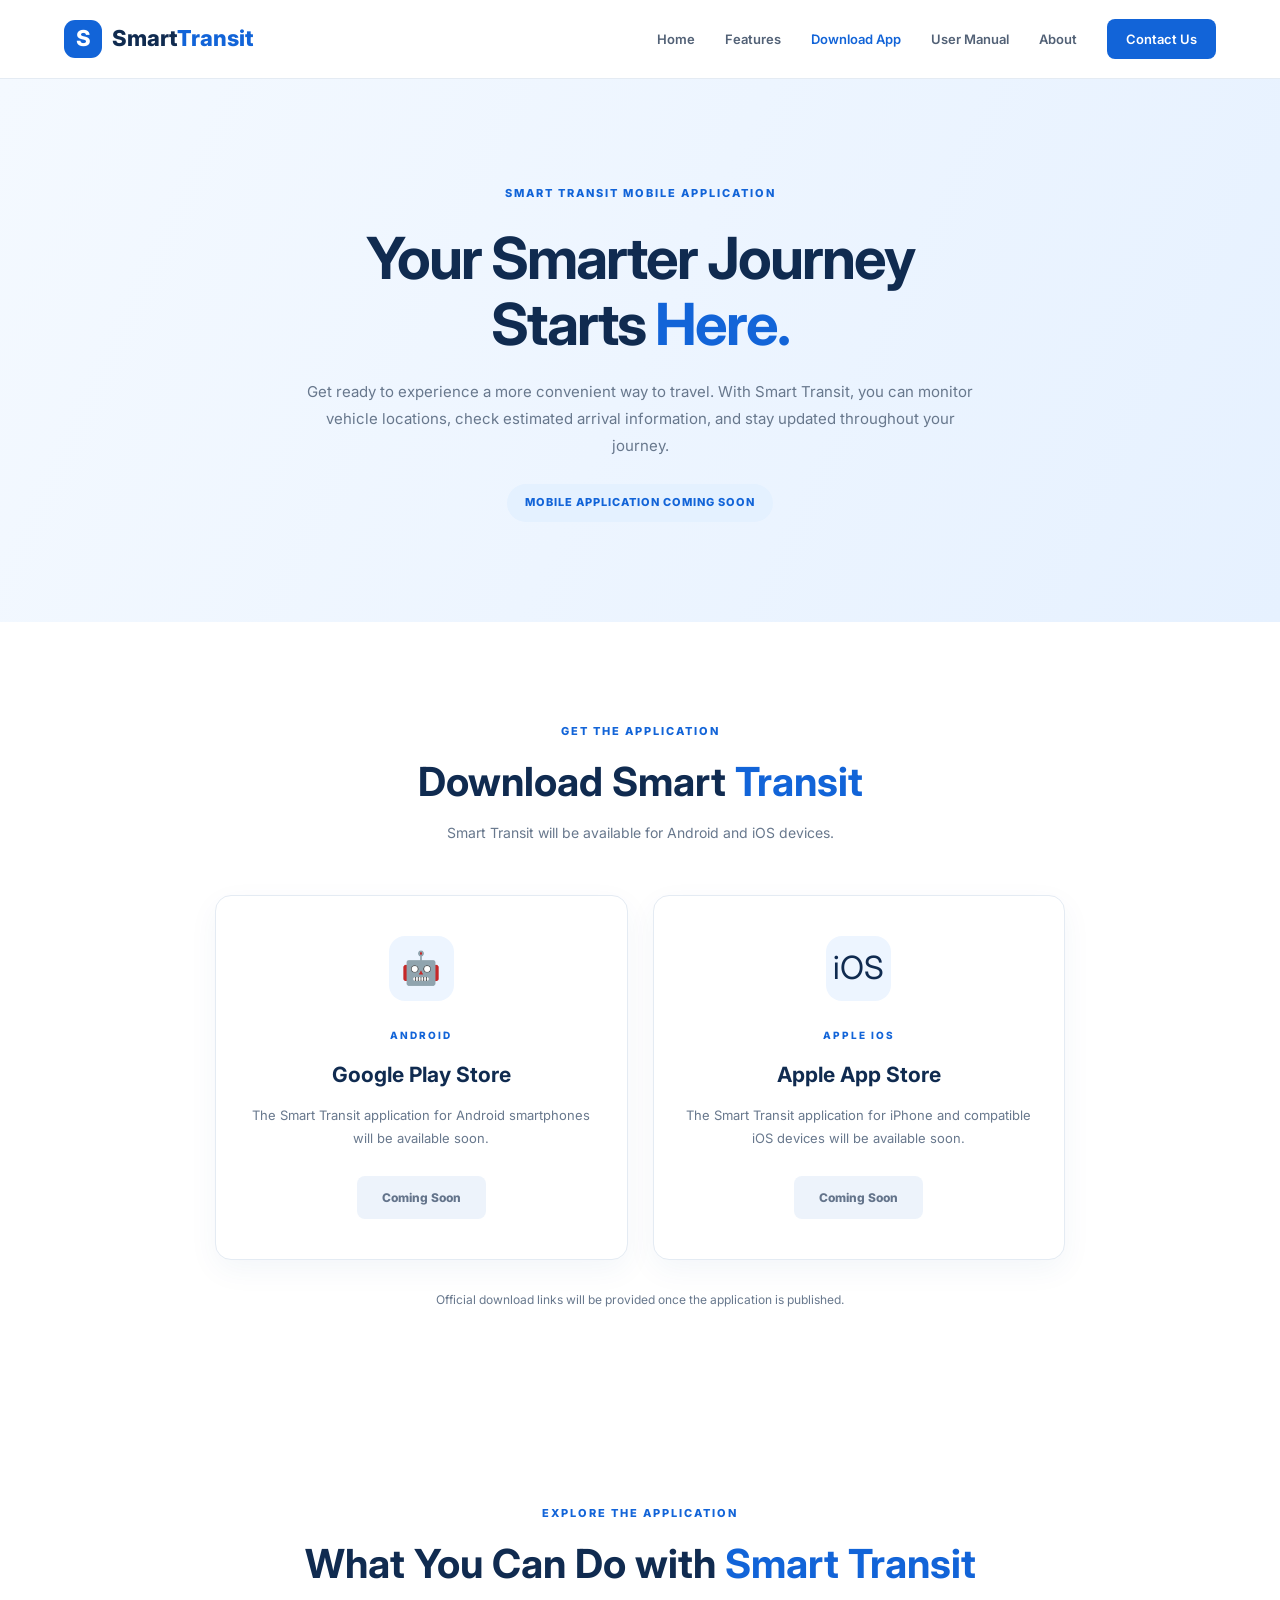
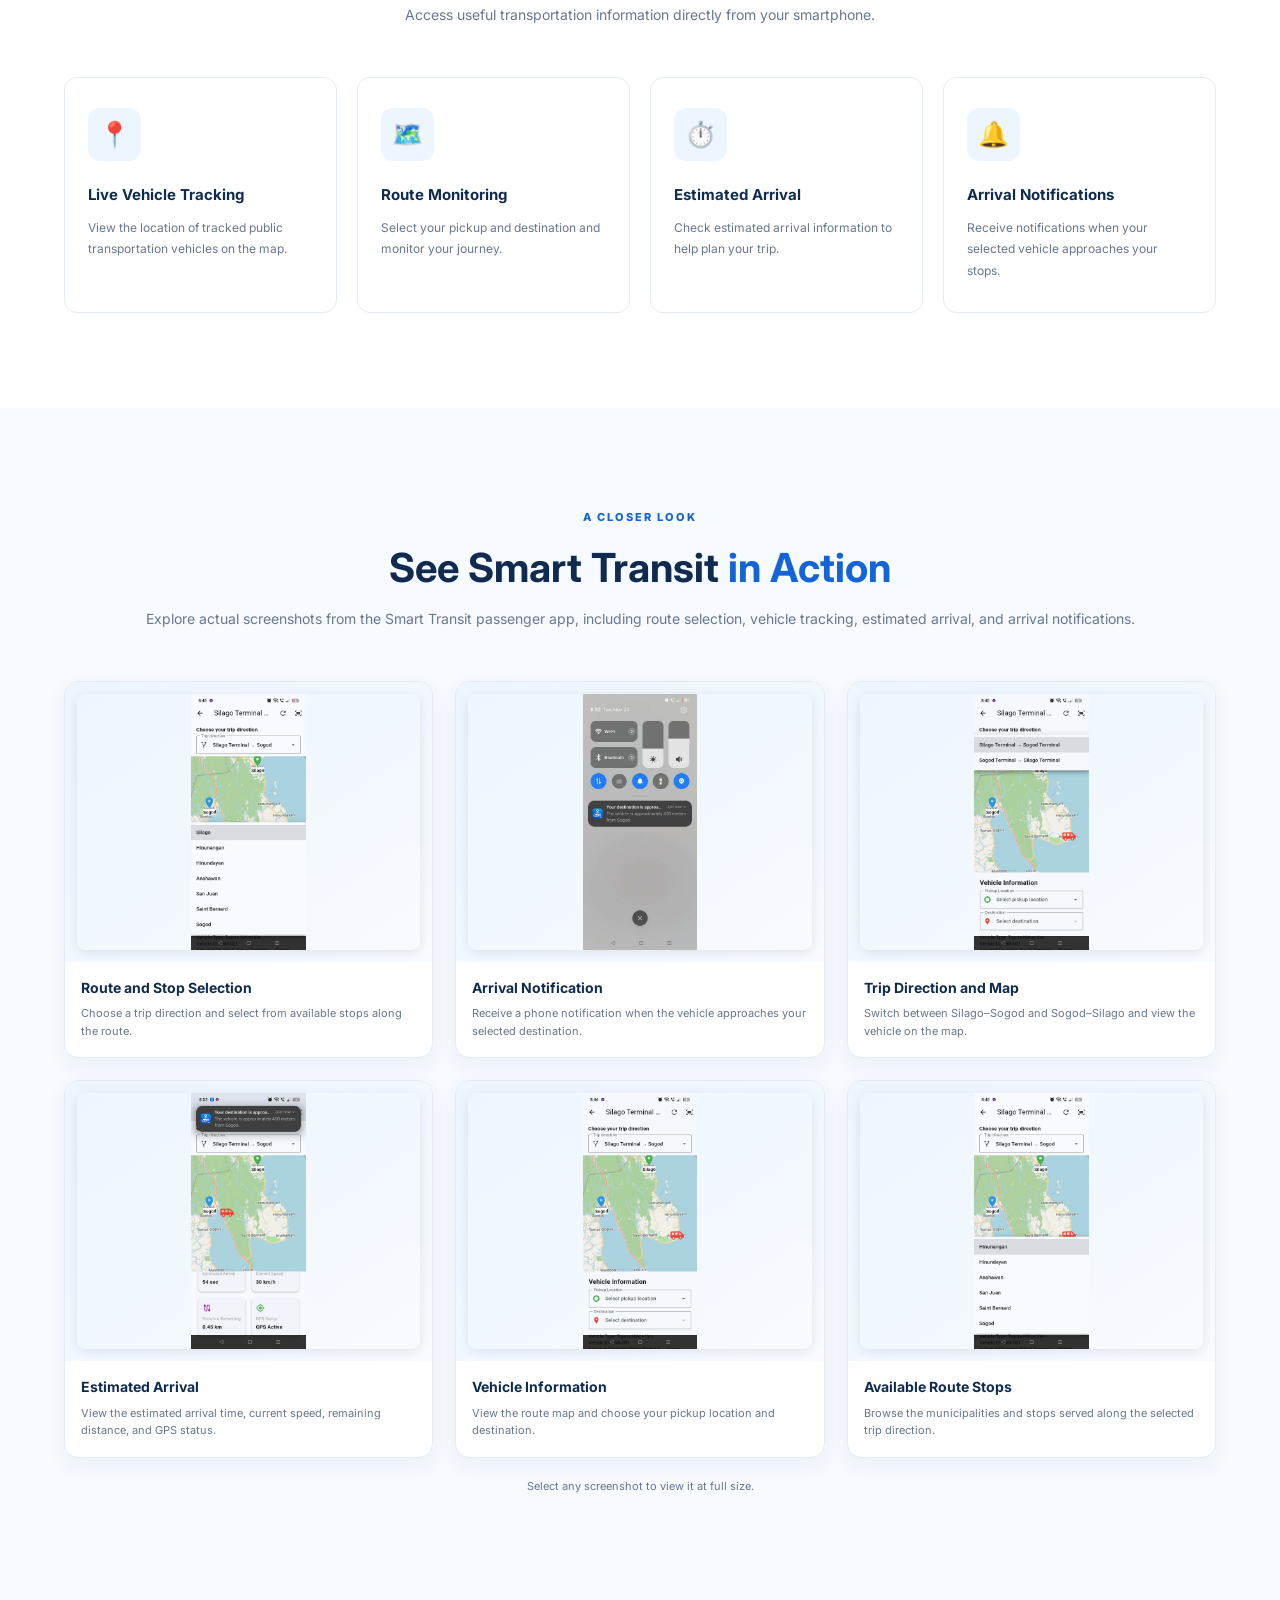
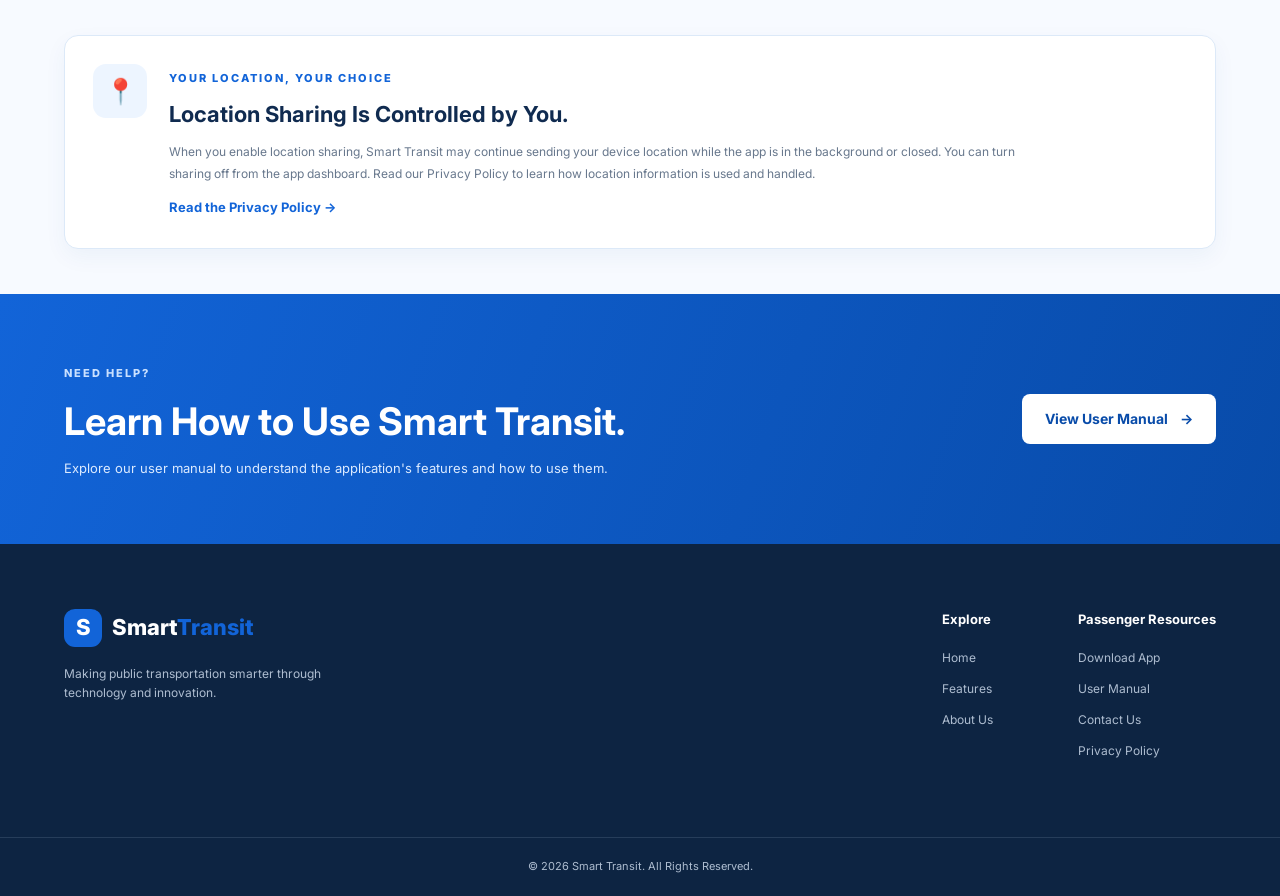
<file: css/pages/download.html>
<!DOCTYPE html>
<html lang="en">

<head>
    <meta charset="UTF-8">
    <meta name="viewport" content="width=device-width, initial-scale=1.0">

    <!-- Primary SEO -->
    <title>Download Smart Transit App | Android & iOS</title>

    <meta name="description"
          content="Discover the Smart Transit passenger app for tracking public transportation, checking estimated arrival times, viewing routes, and receiving vehicle arrival notifications in Southern Leyte.">

    <meta name="robots" content="index, follow">

    <link rel="canonical"
          href="https://smart-transit-website.netlify.app/pages/download.html">

    <!-- Social Media Sharing -->
    <meta property="og:type" content="website">
    <meta property="og:title"
          content="Download Smart Transit | Passenger Mobile App">
    <meta property="og:description"
          content="Explore Smart Transit features, including real-time vehicle tracking, estimated arrival times, and route information.">
    <meta property="og:url"
          content="https://smart-transit-website.netlify.app/pages/download.html">

    <!-- Website Stylesheet -->
    <link rel="stylesheet" href="../css/style.css">
</head>


<body>

    <!-- NAVIGATION BAR -->
    <header class="header">
        <nav class="navbar container">

            <a href="../index.html" class="logo">
                <span class="logo-icon">S</span>
                <span>Smart<span class="logo-highlight">Transit</span></span>
            </a>

            <button class="menu-toggle" id="menuToggle"
                    aria-label="Open navigation menu"
                    aria-expanded="false">
                ☰
            </button>

            <ul class="nav-links" id="navLinks">
                <li><a href="../index.html">Home</a></li>
                <li><a href="../index.html#features">Features</a></li>
                <li><a href="download.html" class="active">Download App</a></li>
                <li><a href="user-manual.html">User Manual</a></li>
                <li><a href="about.html">About</a></li>
                <li>
                    <a href="contact.html" class="nav-button">
                        Contact Us
                    </a>
                </li>
            </ul>

        </nav>
    </header>


    <main>

        <!-- PAGE HERO -->
        <section class="download-hero">
            <div class="container">

                <span class="eyebrow">SMART TRANSIT MOBILE APPLICATION</span>

                <h1>
                    Your Smarter Journey<br>
                    Starts <span>Here.</span>
                </h1>

                <p>
                    Get ready to experience a more convenient way to travel.
                    With Smart Transit, you can monitor vehicle locations,
                    check estimated arrival information, and stay updated
                    throughout your journey.
                </p>

                <span class="coming-soon-label">
                    MOBILE APPLICATION COMING SOON
                </span>

            </div>
        </section>


        <!-- APP DOWNLOAD OPTIONS -->
        <section class="download-options section-padding">

            <div class="container">

                <div class="section-heading centered">
                    <span class="eyebrow">GET THE APPLICATION</span>

                    <h2>
                        Download Smart <span>Transit</span>
                    </h2>

                    <p>
                        Smart Transit will be available for Android
                        and iOS devices.
                    </p>
                </div>


                <div class="store-grid">

                    <!-- ANDROID -->
                    <article class="store-card">

                        <div class="store-icon">🤖</div>

                        <span class="store-platform">ANDROID</span>

                        <h3>Google Play Store</h3>

                        <p>
                            The Smart Transit application for Android
                            smartphones will be available soon.
                        </p>

                        <span class="store-button">
                            Coming Soon
                        </span>

                    </article>


                    <!-- IOS -->
                    <article class="store-card">

                        <div class="store-icon">iOS</div>

                        <span class="store-platform">APPLE IOS</span>

                        <h3>Apple App Store</h3>

                        <p>
                            The Smart Transit application for iPhone
                            and compatible iOS devices will be available soon.
                        </p>

                        <span class="store-button">
                            Coming Soon
                        </span>

                    </article>

                </div>

                <p class="availability-note">
                    Official download links will be provided once
                    the application is published.
                </p>

            </div>

        </section>


        <!-- APP FEATURES -->
        <section class="download-features section-padding">

            <div class="container">

                <div class="section-heading centered">
                    <span class="eyebrow">EXPLORE THE APPLICATION</span>

                    <h2>
                        What You Can Do with <span>Smart Transit</span>
                    </h2>

                    <p>
                        Access useful transportation information
                        directly from your smartphone.
                    </p>
                </div>


                <div class="feature-grid">

                    <article class="feature-card">
                        <div class="feature-icon">📍</div>

                        <h3>Live Vehicle Tracking</h3>

                        <p>
                            View the location of tracked public
                            transportation vehicles on the map.
                        </p>
                    </article>


                    <article class="feature-card">
                        <div class="feature-icon">🗺️</div>

                        <h3>Route Monitoring</h3>

                        <p>
                            Select your pickup and destination
                            and monitor your journey.
                        </p>
                    </article>


                    <article class="feature-card">
                        <div class="feature-icon">⏱️</div>

                        <h3>Estimated Arrival</h3>

                        <p>
                            Check estimated arrival information
                            to help plan your trip.
                        </p>
                    </article>


                    <article class="feature-card">
                        <div class="feature-icon">🔔</div>

                        <h3>Arrival Notifications</h3>

                        <p>
                            Receive notifications when your selected
                            vehicle approaches your stops.
                        </p>
                    </article>

                </div>

            </div>

        </section>




        <!-- REAL APP SCREENSHOTS -->
        <section class="app-screenshots section-padding" id="app-screenshots">
            <div class="container">
                <div class="section-heading centered">
                    <span class="eyebrow">A CLOSER LOOK</span>
                    <h2>See Smart Transit <span>in Action</span></h2>
                    <p>
                        Explore actual screenshots from the Smart Transit passenger app,
                        including route selection, vehicle tracking, estimated arrival,
                        and arrival notifications.
                    </p>
                </div>

                <div class="screenshot-grid">
                    <figure class="screenshot-card">
                        <a href="../assets/screenshots/01-route-stop-selection.jpg" target="_blank" rel="noopener">
                            <img src="../assets/screenshots/01-route-stop-selection.jpg" alt="Smart Transit route selection screen showing Silago to Sogod and available stops" loading="lazy">
                        </a>
                        <figcaption>
                            <h3>Route and Stop Selection</h3>
                            <p>Choose a trip direction and select from available stops along the route.</p>
                        </figcaption>
                    </figure>

                    <figure class="screenshot-card">
                        <a href="../assets/screenshots/02-arrival-notification.jpg" target="_blank" rel="noopener">
                            <img src="../assets/screenshots/02-arrival-notification.jpg" alt="Smart Transit phone notification reporting that the vehicle is approximately 450 meters from Sogod" loading="lazy">
                        </a>
                        <figcaption>
                            <h3>Arrival Notification</h3>
                            <p>Receive a phone notification when the vehicle approaches your selected destination.</p>
                        </figcaption>
                    </figure>

                    <figure class="screenshot-card">
                        <a href="../assets/screenshots/03-trip-direction-map.jpg" target="_blank" rel="noopener">
                            <img src="../assets/screenshots/03-trip-direction-map.jpg" alt="Smart Transit trip direction selector and map displaying the tracked van" loading="lazy">
                        </a>
                        <figcaption>
                            <h3>Trip Direction and Map</h3>
                            <p>Switch between Silago–Sogod and Sogod–Silago and view the vehicle on the map.</p>
                        </figcaption>
                    </figure>

                    <figure class="screenshot-card">
                        <a href="../assets/screenshots/04-eta-and-arrival-alert.jpg" target="_blank" rel="noopener">
                            <img src="../assets/screenshots/04-eta-and-arrival-alert.jpg" alt="Smart Transit app showing 54-second estimated arrival, 30 kilometers per hour speed, and 0.45 kilometer remaining" loading="lazy">
                        </a>
                        <figcaption>
                            <h3>Estimated Arrival</h3>
                            <p>View the estimated arrival time, current speed, remaining distance, and GPS status.</p>
                        </figcaption>
                    </figure>

                    <figure class="screenshot-card">
                        <a href="../assets/screenshots/05-vehicle-map-and-pickup.jpg" target="_blank" rel="noopener">
                            <img src="../assets/screenshots/05-vehicle-map-and-pickup.jpg" alt="Smart Transit map and vehicle information screen with pickup and destination selectors" loading="lazy">
                        </a>
                        <figcaption>
                            <h3>Vehicle Information</h3>
                            <p>View the route map and choose your pickup location and destination.</p>
                        </figcaption>
                    </figure>

                    <figure class="screenshot-card">
                        <a href="../assets/screenshots/06-destination-stop-list.jpg" target="_blank" rel="noopener">
                            <img src="../assets/screenshots/06-destination-stop-list.jpg" alt="Smart Transit destination stop list showing Hinunangan, Hinundayan, Anahawan, San Juan, Saint Bernard, and Sogod" loading="lazy">
                        </a>
                        <figcaption>
                            <h3>Available Route Stops</h3>
                            <p>Browse the municipalities and stops served along the selected trip direction.</p>
                        </figcaption>
                    </figure>
                </div>
                <p class="screenshot-note">Select any screenshot to view it at full size.</p>
            </div>
        </section>




        <!-- LOCATION PRIVACY NOTICE -->
        <section class="privacy-notice-section">
            <div class="container">
                <div class="privacy-notice-card">
                    <div class="privacy-notice-icon" aria-hidden="true">📍</div>
                    <div class="privacy-notice-copy">
                        <span class="eyebrow">YOUR LOCATION, YOUR CHOICE</span>
                        <h2>Location Sharing Is Controlled by You.</h2>
                        <p>When you enable location sharing, Smart Transit may continue sending your device location while the app is in the background or closed. You can turn sharing off from the app dashboard. Read our Privacy Policy to learn how location information is used and handled.</p>
                        <a href="privacy-policy.html" class="text-link">Read the Privacy Policy →</a>
                    </div>
                </div>
            </div>
        </section>


                <!-- USER MANUAL CTA -->
        <section class="download-section">

            <div class="container download-content">

                <div>
                    <span class="eyebrow light-eyebrow">
                        NEED HELP?
                    </span>

                    <h2>
                        Learn How to Use Smart Transit.
                    </h2>

                    <p>
                        Explore our user manual to understand the
                        application's features and how to use them.
                    </p>
                </div>

                <a href="user-manual.html" class="btn btn-white">
                    View User Manual <span>→</span>
                </a>

            </div>

        </section>

    </main>


    <!-- FOOTER -->
    <footer class="footer">

        <div class="container footer-content">

            <div class="footer-brand">

                <a href="../index.html" class="logo footer-logo">
                    <span class="logo-icon">S</span>
                    <span>Smart<span class="logo-highlight">Transit</span></span>
                </a>

                <p>
                    Making public transportation smarter
                    through technology and innovation.
                </p>

            </div>


            <div class="footer-links">

                <div>
                    <h4>Explore</h4>
                    <a href="../index.html">Home</a>
                    <a href="../index.html#features">Features</a>
                    <a href="about.html">About Us</a>
                </div>

                <div>
                    <h4>Passenger Resources</h4>
                    <a href="download.html">Download App</a>
                    <a href="user-manual.html">User Manual</a>
                    <a href="contact.html">Contact Us</a>
                    <a href="privacy-policy.html">Privacy Policy</a>
                </div>

            </div>

        </div>


        <div class="footer-bottom">
            <div class="container">
                <p>
                    © <span id="currentYear"></span>
                    Smart Transit. All Rights Reserved.
                </p>
            </div>
        </div>

    </footer>


    <script src="../js/script.js"></script>

</body>
</html>
</file>
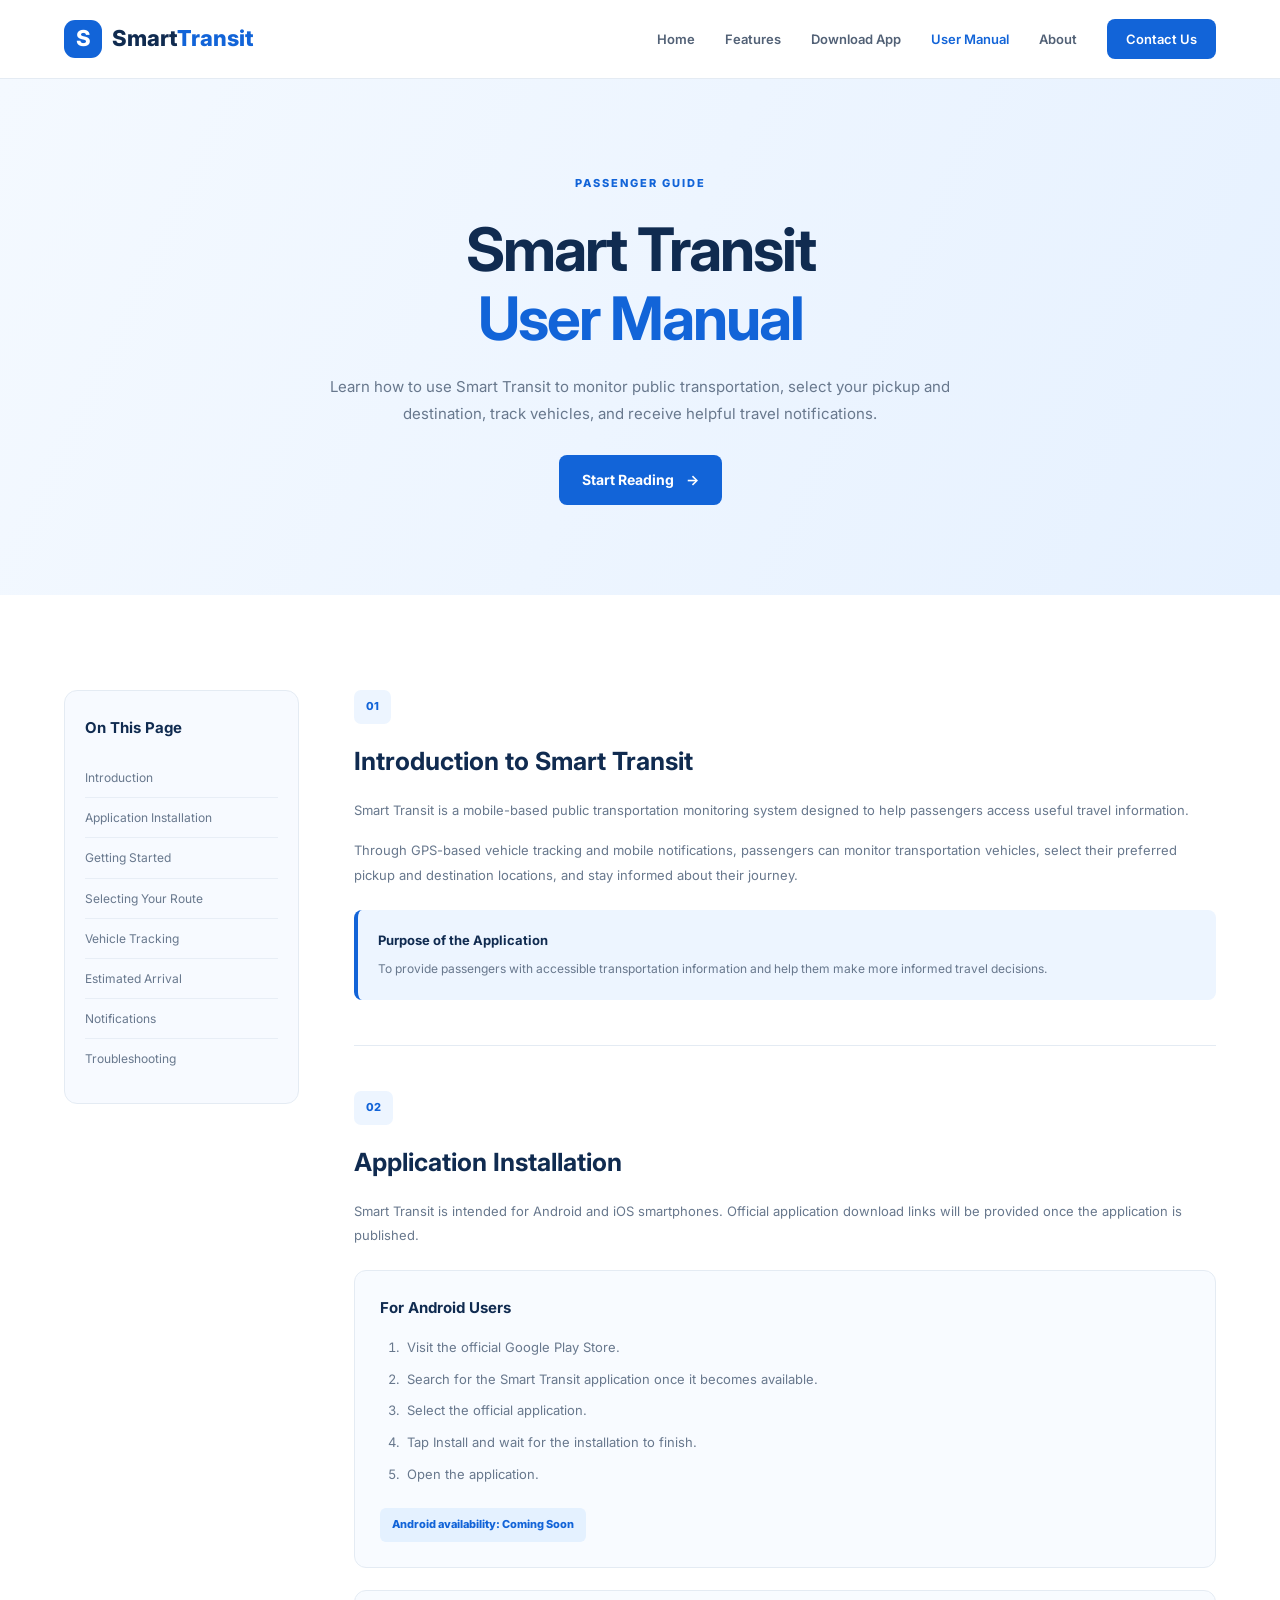
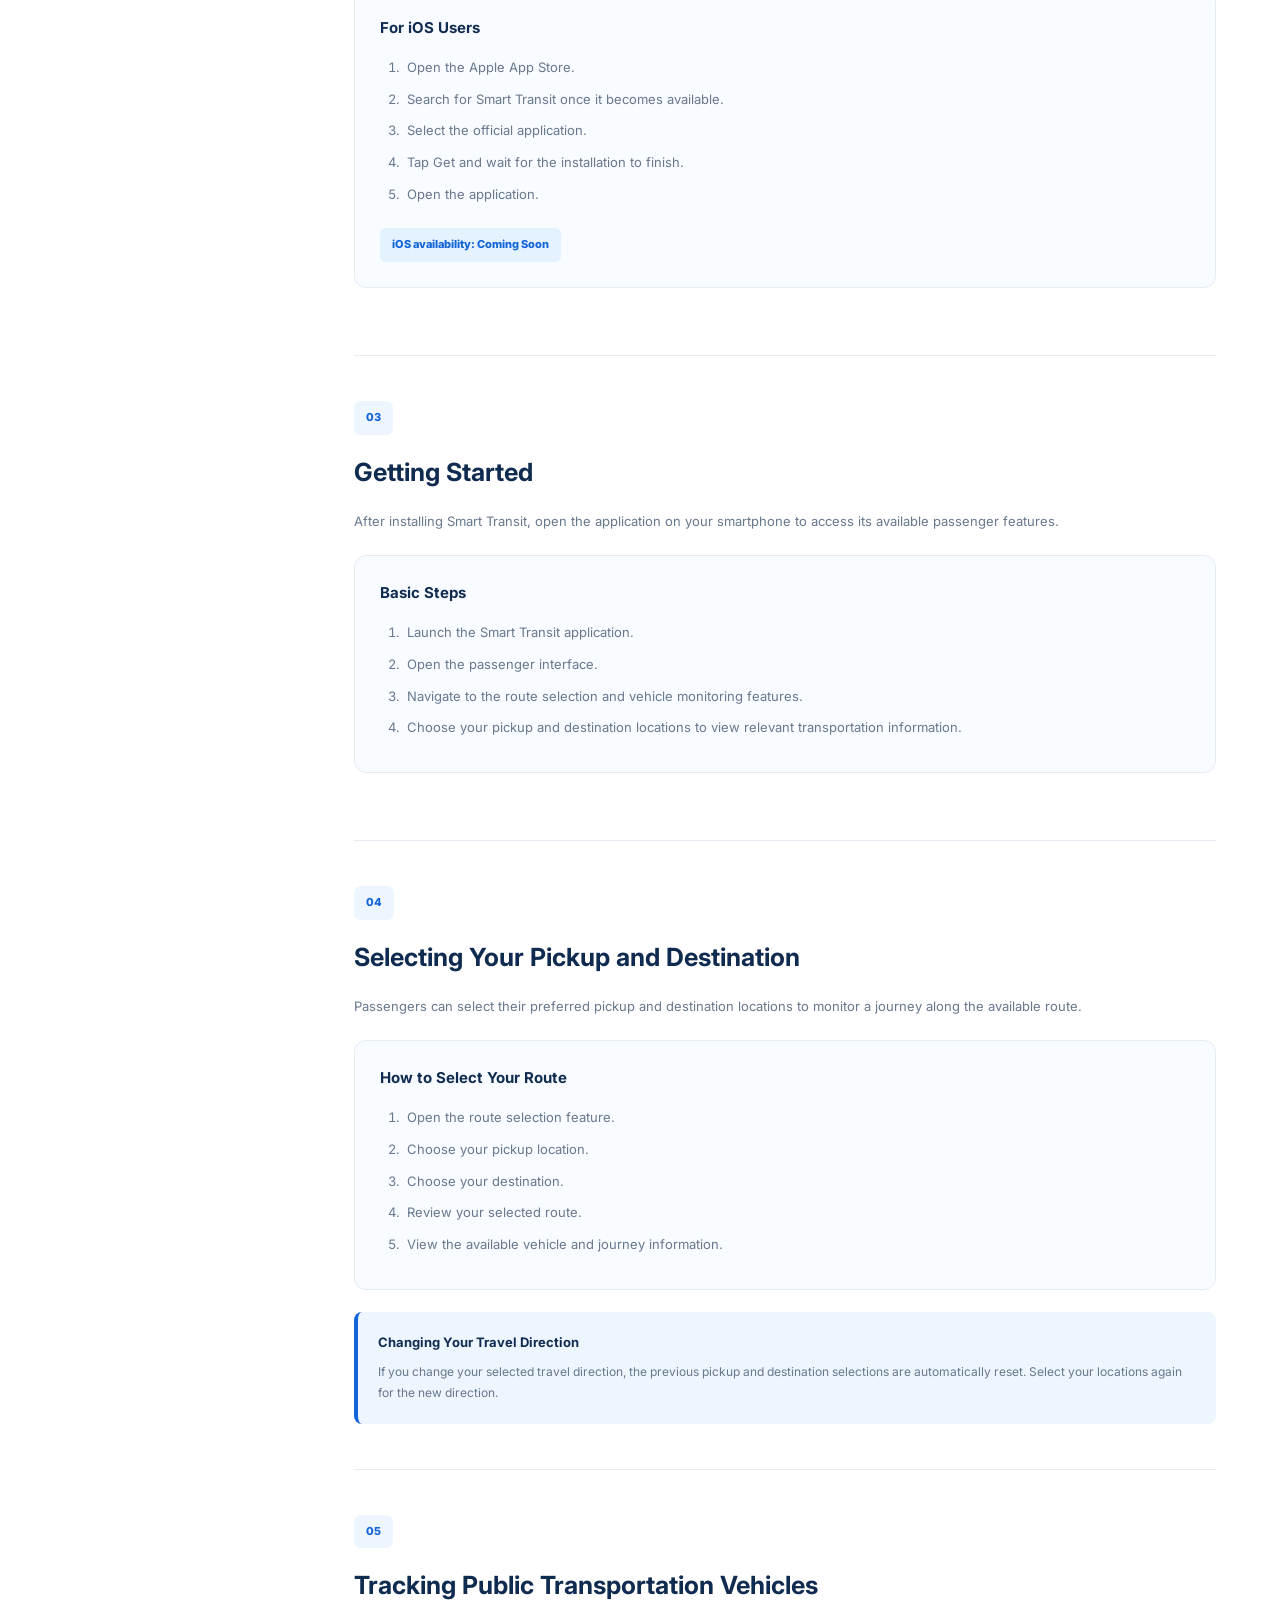
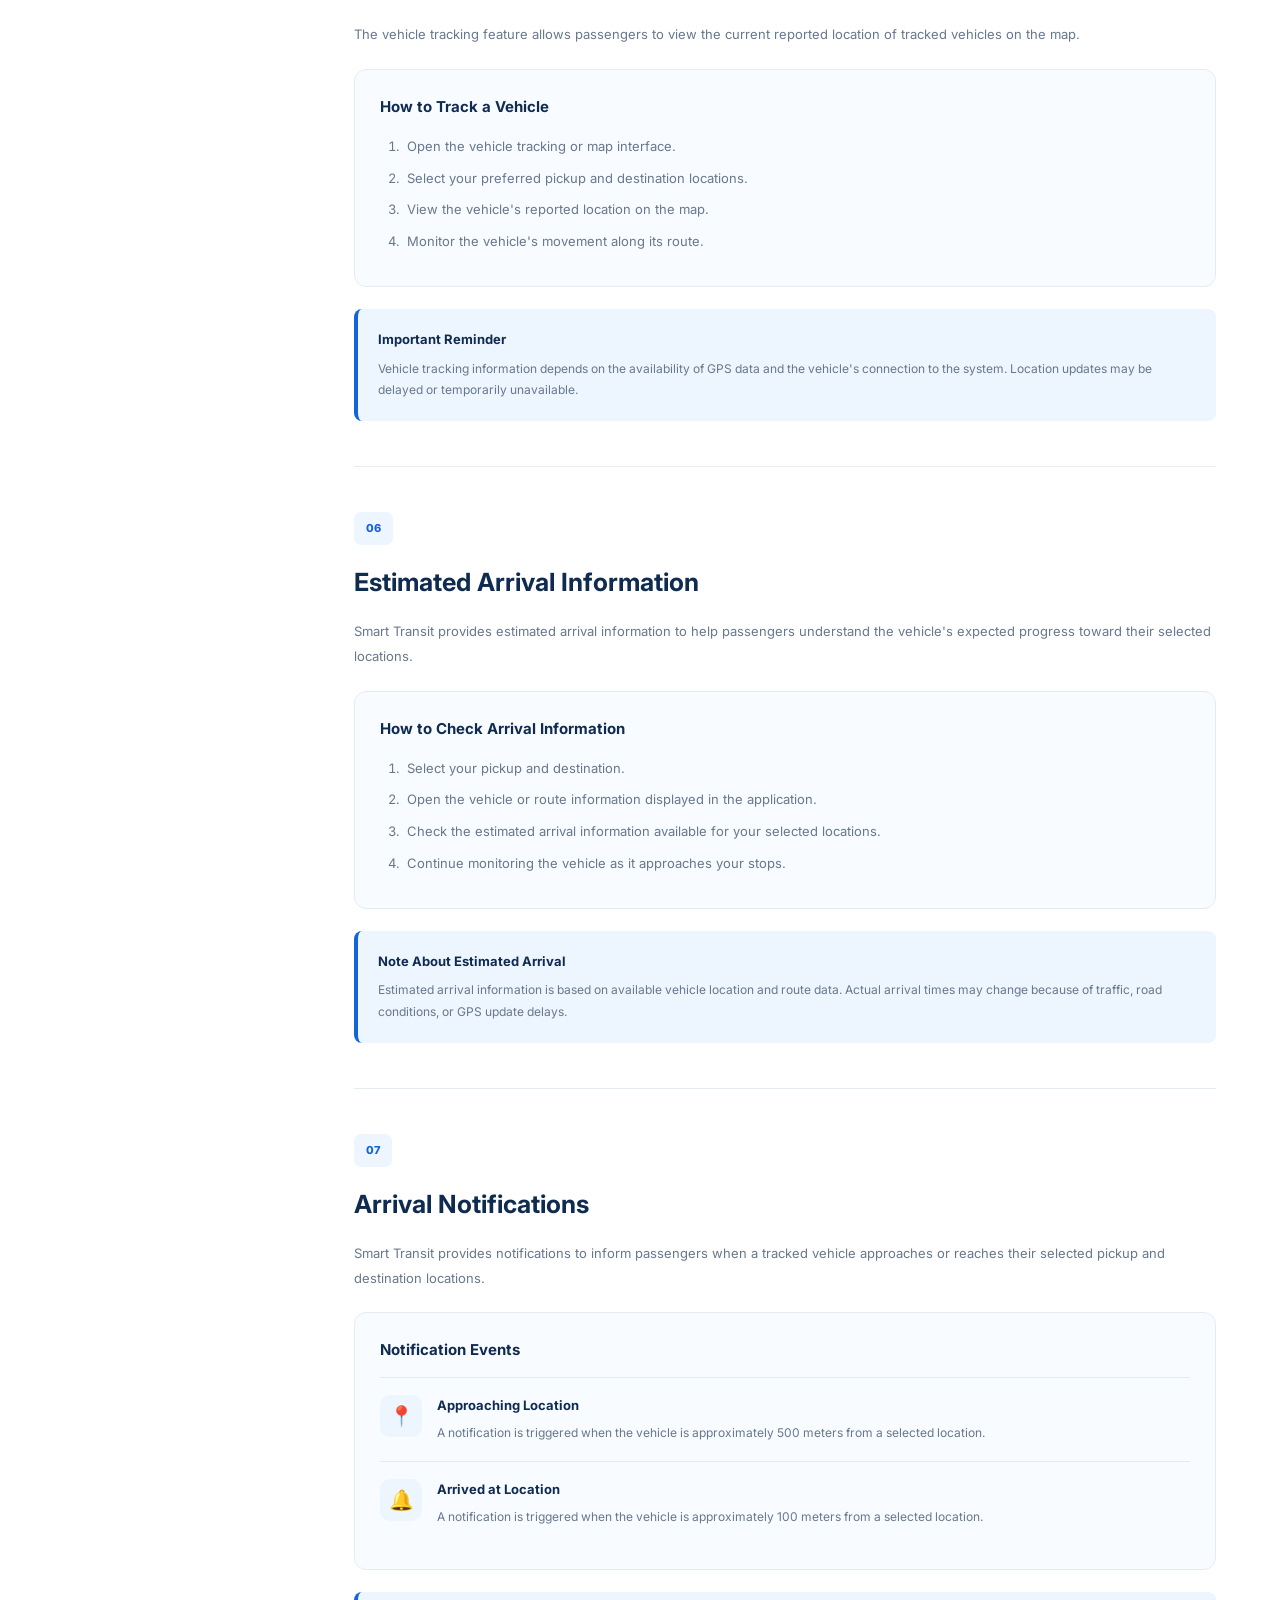
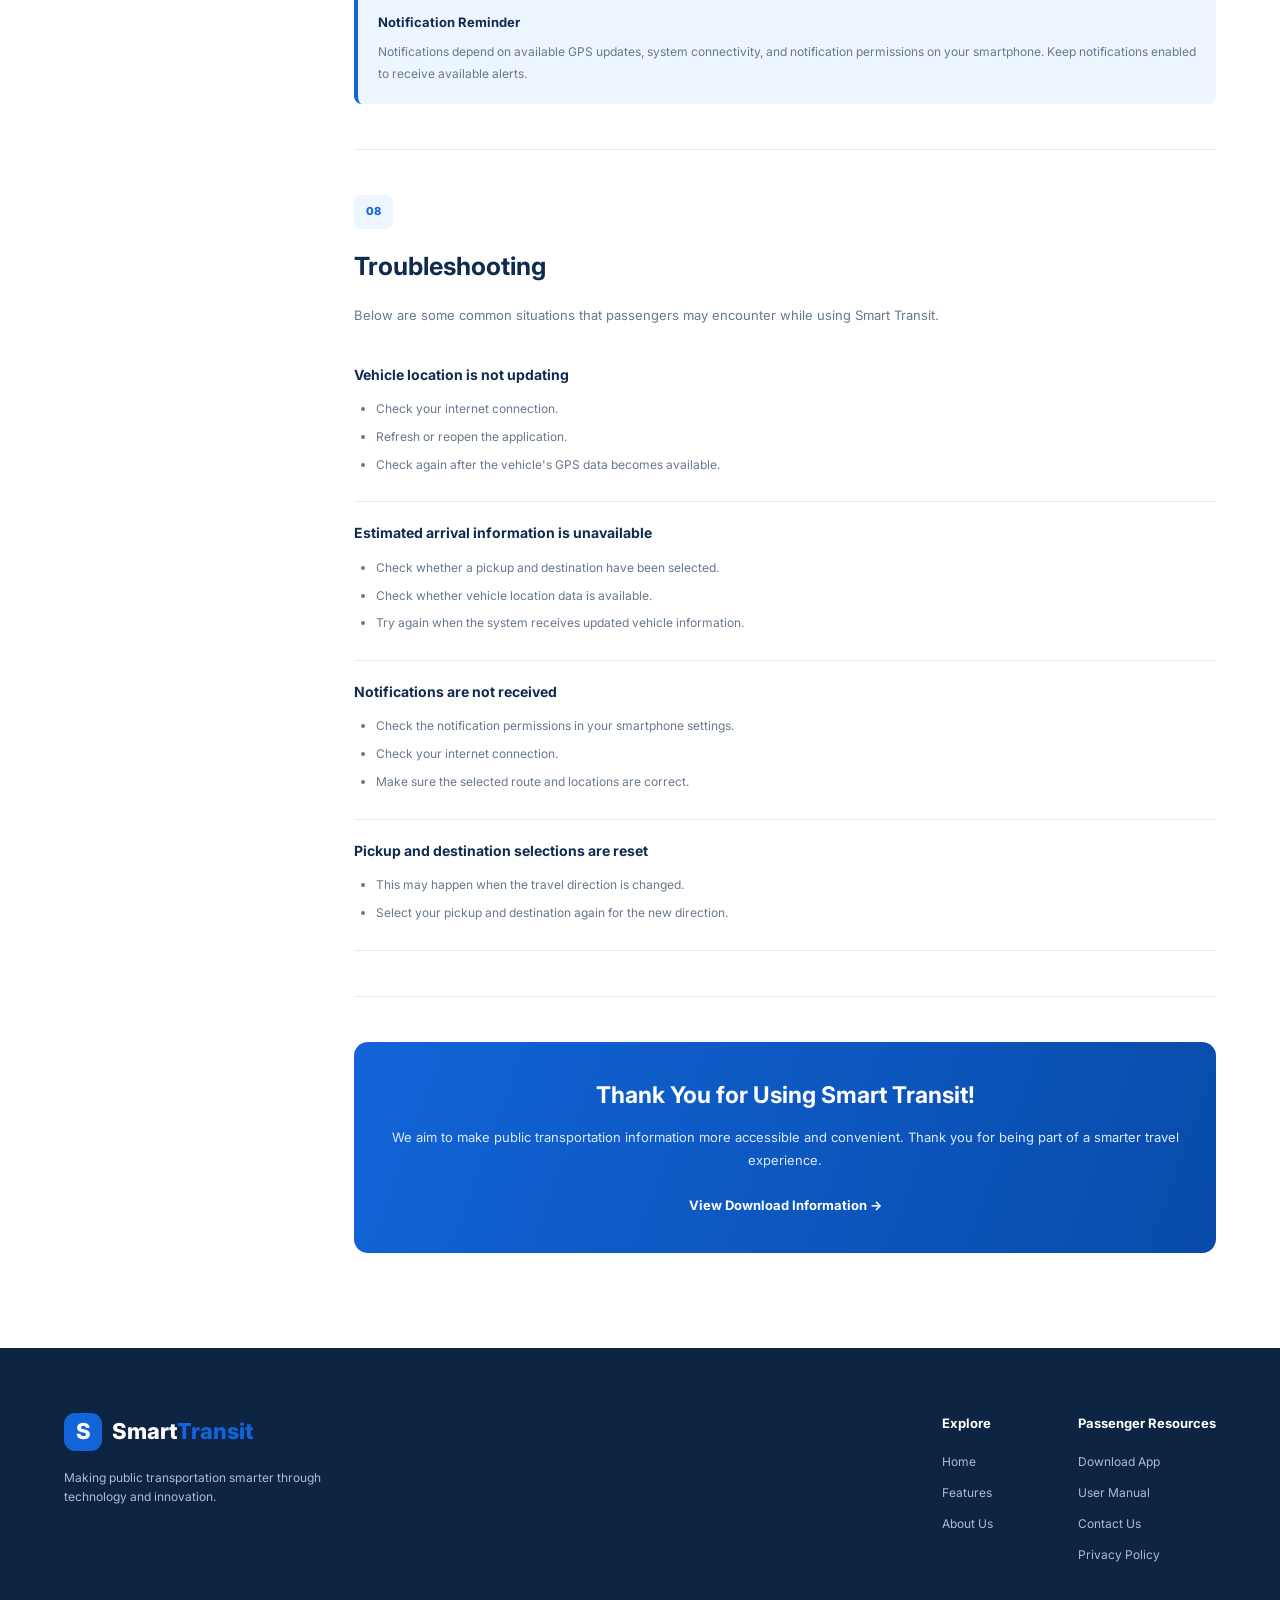
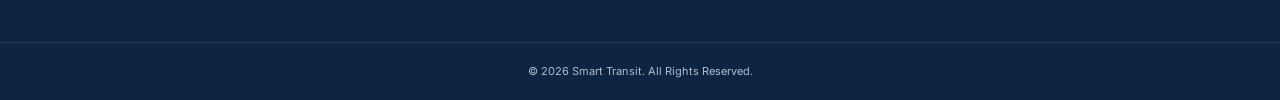
<file: css/pages/user-manual.html>
<!DOCTYPE html>
<html lang="en">

<head>
    <meta charset="UTF-8">
    <meta name="viewport" content="width=device-width, initial-scale=1.0">

    <!-- Primary SEO -->
    <title>Smart Transit User Manual | App Guide & Instructions</title>

    <meta name="description"
          content="Read the Smart Transit passenger app user manual. Learn how to select routes, choose destinations, track vehicles in real time, check estimated arrival times, and receive notifications.">

    <meta name="robots" content="index, follow">

    <link rel="canonical"
          href="https://smart-transit-website.netlify.app/pages/user-manual.html">

    <!-- Social Media Sharing -->
    <meta property="og:type" content="website">
    <meta property="og:title"
          content="Smart Transit | Passenger App User Manual">
    <meta property="og:description"
          content="Learn how to use Smart Transit with our passenger app guide and step-by-step instructions.">
    <meta property="og:url"
          content="https://smart-transit-website.netlify.app/pages/user-manual.html">

    <!-- Website Stylesheet -->
    <link rel="stylesheet" href="../css/style.css">
</head>


<body>

    <!-- NAVIGATION BAR -->
    <header class="header">
        <nav class="navbar container">

            <a href="../index.html" class="logo">
                <span class="logo-icon">S</span>
                <span>Smart<span class="logo-highlight">Transit</span></span>
            </a>

            <button class="menu-toggle" id="menuToggle"
                    aria-label="Open navigation menu"
                    aria-expanded="false">
                ☰
            </button>

            <ul class="nav-links" id="navLinks">
                <li><a href="../index.html">Home</a></li>
                <li><a href="../index.html#features">Features</a></li>
                <li><a href="download.html">Download App</a></li>
                <li><a href="user-manual.html" class="active">User Manual</a></li>
                <li><a href="about.html">About</a></li>
                <li>
                    <a href="contact.html" class="nav-button">
                        Contact Us
                    </a>
                </li>
            </ul>

        </nav>
    </header>


    <main>

        <!-- PAGE HERO -->
        <section class="manual-hero">
            <div class="container">

                <span class="eyebrow">PASSENGER GUIDE</span>

                <h1>
                    Smart Transit<br>
                    <span>User Manual</span>
                </h1>

                <p>
                    Learn how to use Smart Transit to monitor public
                    transportation, select your pickup and destination,
                    track vehicles, and receive helpful travel notifications.
                </p>

                <a href="#getting-started" class="btn btn-primary">
                    Start Reading <span>→</span>
                </a>

            </div>
        </section>


        <!-- MANUAL CONTENT -->
        <section class="manual-section section-padding">

            <div class="container manual-layout">

                <!-- TABLE OF CONTENTS -->
                <aside class="manual-sidebar">

                    <h3>On This Page</h3>

                    <a href="#introduction">Introduction</a>
                    <a href="#installation">Application Installation</a>
                    <a href="#getting-started">Getting Started</a>
                    <a href="#route-selection">Selecting Your Route</a>
                    <a href="#vehicle-tracking">Vehicle Tracking</a>
                    <a href="#arrival-information">Estimated Arrival</a>
                    <a href="#notifications">Notifications</a>
                    <a href="#troubleshooting">Troubleshooting</a>

                </aside>


                <!-- MAIN MANUAL -->
                <div class="manual-content">

                    <!-- INTRODUCTION -->
                    <article class="manual-topic" id="introduction">

                        <span class="manual-number">01</span>

                        <h2>Introduction to Smart Transit</h2>

                        <p>
                            Smart Transit is a mobile-based public
                            transportation monitoring system designed
                            to help passengers access useful travel
                            information.
                        </p>

                        <p>
                            Through GPS-based vehicle tracking and
                            mobile notifications, passengers can monitor
                            transportation vehicles, select their preferred
                            pickup and destination locations, and stay
                            informed about their journey.
                        </p>

                        <div class="manual-info">
                            <strong>Purpose of the Application</strong>
                            <p>
                                To provide passengers with accessible
                                transportation information and help them
                                make more informed travel decisions.
                            </p>
                        </div>

                    </article>


                    <!-- INSTALLATION -->
                    <article class="manual-topic" id="installation">

                        <span class="manual-number">02</span>

                        <h2>Application Installation</h2>

                        <p>
                            Smart Transit is intended for Android and
                            iOS smartphones. Official application
                            download links will be provided once the
                            application is published.
                        </p>

                        <div class="manual-step">

                            <h3>For Android Users</h3>

                            <ol>
                                <li>
                                    Visit the official Google Play Store.
                                </li>
                                <li>
                                    Search for the Smart Transit application
                                    once it becomes available.
                                </li>
                                <li>
                                    Select the official application.
                                </li>
                                <li>
                                    Tap Install and wait for the installation
                                    to finish.
                                </li>
                                <li>
                                    Open the application.
                                </li>
                            </ol>

                            <span class="manual-status">
                                Android availability: Coming Soon
                            </span>

                        </div>


                        <div class="manual-step">

                            <h3>For iOS Users</h3>

                            <ol>
                                <li>
                                    Open the Apple App Store.
                                </li>
                                <li>
                                    Search for Smart Transit once it becomes
                                    available.
                                </li>
                                <li>
                                    Select the official application.
                                </li>
                                <li>
                                    Tap Get and wait for the installation
                                    to finish.
                                </li>
                                <li>
                                    Open the application.
                                </li>
                            </ol>

                            <span class="manual-status">
                                iOS availability: Coming Soon
                            </span>

                        </div>

                    </article>


                    <!-- GETTING STARTED -->
                    <article class="manual-topic" id="getting-started">

                        <span class="manual-number">03</span>

                        <h2>Getting Started</h2>

                        <p>
                            After installing Smart Transit, open the
                            application on your smartphone to access
                            its available passenger features.
                        </p>

                        <div class="manual-step">

                            <h3>Basic Steps</h3>

                            <ol>
                                <li>
                                    Launch the Smart Transit application.
                                </li>
                                <li>
                                    Open the passenger interface.
                                </li>
                                <li>
                                    Navigate to the route selection
                                    and vehicle monitoring features.
                                </li>
                                <li>
                                    Choose your pickup and destination
                                    locations to view relevant
                                    transportation information.
                                </li>
                            </ol>

                        </div>

                    </article>


                    <!-- ROUTE SELECTION -->
                    <article class="manual-topic" id="route-selection">

                        <span class="manual-number">04</span>

                        <h2>Selecting Your Pickup and Destination</h2>

                        <p>
                            Passengers can select their preferred
                            pickup and destination locations to
                            monitor a journey along the available route.
                        </p>

                        <div class="manual-step">

                            <h3>How to Select Your Route</h3>

                            <ol>
                                <li>
                                    Open the route selection feature.
                                </li>
                                <li>
                                    Choose your pickup location.
                                </li>
                                <li>
                                    Choose your destination.
                                </li>
                                <li>
                                    Review your selected route.
                                </li>
                                <li>
                                    View the available vehicle and
                                    journey information.
                                </li>
                            </ol>

                        </div>


                        <div class="manual-info">
                            <strong>Changing Your Travel Direction</strong>

                            <p>
                                If you change your selected travel
                                direction, the previous pickup and
                                destination selections are automatically
                                reset. Select your locations again
                                for the new direction.
                            </p>
                        </div>

                    </article>


                    <!-- VEHICLE TRACKING -->
                    <article class="manual-topic" id="vehicle-tracking">

                        <span class="manual-number">05</span>

                        <h2>Tracking Public Transportation Vehicles</h2>

                        <p>
                            The vehicle tracking feature allows
                            passengers to view the current reported
                            location of tracked vehicles on the map.
                        </p>

                        <div class="manual-step">

                            <h3>How to Track a Vehicle</h3>

                            <ol>
                                <li>
                                    Open the vehicle tracking or map
                                    interface.
                                </li>
                                <li>
                                    Select your preferred pickup
                                    and destination locations.
                                </li>
                                <li>
                                    View the vehicle's reported location
                                    on the map.
                                </li>
                                <li>
                                    Monitor the vehicle's movement
                                    along its route.
                                </li>
                            </ol>

                        </div>


                        <div class="manual-info">
                            <strong>Important Reminder</strong>

                            <p>
                                Vehicle tracking information depends
                                on the availability of GPS data and
                                the vehicle's connection to the system.
                                Location updates may be delayed or
                                temporarily unavailable.
                            </p>
                        </div>

                    </article>


                    <!-- ESTIMATED ARRIVAL -->
                    <article class="manual-topic" id="arrival-information">

                        <span class="manual-number">06</span>

                        <h2>Estimated Arrival Information</h2>

                        <p>
                            Smart Transit provides estimated arrival
                            information to help passengers understand
                            the vehicle's expected progress toward
                            their selected locations.
                        </p>

                        <div class="manual-step">

                            <h3>How to Check Arrival Information</h3>

                            <ol>
                                <li>
                                    Select your pickup and destination.
                                </li>
                                <li>
                                    Open the vehicle or route information
                                    displayed in the application.
                                </li>
                                <li>
                                    Check the estimated arrival
                                    information available for your
                                    selected locations.
                                </li>
                                <li>
                                    Continue monitoring the vehicle
                                    as it approaches your stops.
                                </li>
                            </ol>

                        </div>


                        <div class="manual-info">
                            <strong>Note About Estimated Arrival</strong>

                            <p>
                                Estimated arrival information is based
                                on available vehicle location and route
                                data. Actual arrival times may change
                                because of traffic, road conditions,
                                or GPS update delays.
                            </p>
                        </div>

                    </article>


                    <!-- NOTIFICATIONS -->
                    <article class="manual-topic" id="notifications">

                        <span class="manual-number">07</span>

                        <h2>Arrival Notifications</h2>

                        <p>
                            Smart Transit provides notifications
                            to inform passengers when a tracked
                            vehicle approaches or reaches their
                            selected pickup and destination locations.
                        </p>

                        <div class="manual-step">

                            <h3>Notification Events</h3>

                            <div class="notification-item">
                                <span class="notification-icon">📍</span>

                                <div>
                                    <strong>Approaching Location</strong>

                                    <p>
                                        A notification is triggered
                                        when the vehicle is approximately
                                        500 meters from a selected location.
                                    </p>
                                </div>
                            </div>


                            <div class="notification-item">
                                <span class="notification-icon">🔔</span>

                                <div>
                                    <strong>Arrived at Location</strong>

                                    <p>
                                        A notification is triggered
                                        when the vehicle is approximately
                                        100 meters from a selected location.
                                    </p>
                                </div>
                            </div>

                        </div>


                        <div class="manual-info">
                            <strong>Notification Reminder</strong>

                            <p>
                                Notifications depend on available GPS
                                updates, system connectivity, and
                                notification permissions on your
                                smartphone. Keep notifications enabled
                                to receive available alerts.
                            </p>
                        </div>

                    </article>


                    <!-- TROUBLESHOOTING -->
                    <article class="manual-topic" id="troubleshooting">

                        <span class="manual-number">08</span>

                        <h2>Troubleshooting</h2>

                        <p>
                            Below are some common situations that
                            passengers may encounter while using
                            Smart Transit.
                        </p>

                        <div class="troubleshooting-item">

                            <h3>Vehicle location is not updating</h3>

                            <ul>
                                <li>
                                    Check your internet connection.
                                </li>
                                <li>
                                    Refresh or reopen the application.
                                </li>
                                <li>
                                    Check again after the vehicle's
                                    GPS data becomes available.
                                </li>
                            </ul>

                        </div>


                        <div class="troubleshooting-item">

                            <h3>Estimated arrival information is unavailable</h3>

                            <ul>
                                <li>
                                    Check whether a pickup and destination
                                    have been selected.
                                </li>
                                <li>
                                    Check whether vehicle location data
                                    is available.
                                </li>
                                <li>
                                    Try again when the system receives
                                    updated vehicle information.
                                </li>
                            </ul>

                        </div>


                        <div class="troubleshooting-item">

                            <h3>Notifications are not received</h3>

                            <ul>
                                <li>
                                    Check the notification permissions
                                    in your smartphone settings.
                                </li>
                                <li>
                                    Check your internet connection.
                                </li>
                                <li>
                                    Make sure the selected route and
                                    locations are correct.
                                </li>
                            </ul>

                        </div>


                        <div class="troubleshooting-item">

                            <h3>Pickup and destination selections are reset</h3>

                            <ul>
                                <li>
                                    This may happen when the travel
                                    direction is changed.
                                </li>
                                <li>
                                    Select your pickup and destination
                                    again for the new direction.
                                </li>
                            </ul>

                        </div>

                    </article>


                    <!-- END NOTE -->
                    <div class="manual-ending">

                        <h2>Thank You for Using Smart Transit!</h2>

                        <p>
                            We aim to make public transportation
                            information more accessible and convenient.
                            Thank you for being part of a smarter
                            travel experience.
                        </p>

                        <a href="download.html" class="text-link">
                            View Download Information →
                        </a>

                    </div>

                </div>

            </div>

        </section>

    </main>


    <!-- FOOTER -->
    <footer class="footer">

        <div class="container footer-content">

            <div class="footer-brand">

                <a href="../index.html" class="logo footer-logo">
                    <span class="logo-icon">S</span>
                    <span>Smart<span class="logo-highlight">Transit</span></span>
                </a>

                <p>
                    Making public transportation smarter
                    through technology and innovation.
                </p>

            </div>


            <div class="footer-links">

                <div>
                    <h4>Explore</h4>
                    <a href="../index.html">Home</a>
                    <a href="../index.html#features">Features</a>
                    <a href="about.html">About Us</a>
                </div>

                <div>
                    <h4>Passenger Resources</h4>
                    <a href="download.html">Download App</a>
                    <a href="user-manual.html">User Manual</a>
                    <a href="contact.html">Contact Us</a>
                    <a href="privacy-policy.html">Privacy Policy</a>
                </div>

            </div>

        </div>


        <div class="footer-bottom">
            <div class="container">
                <p>
                    © <span id="currentYear"></span>
                    Smart Transit. All Rights Reserved.
                </p>
            </div>
        </div>

    </footer>


    <script src="../js/script.js"></script>

</body>
</html>
</file>
<file: css/style.css>
/* ================================
   GLOBAL SETTINGS
================================ */

@import url('https://fonts.googleapis.com/css2?family=Inter:wght@400;500;600;700;800&display=swap');

:root {
    --primary: #1264d8;
    --primary-dark: #084ba9;
    --navy: #102b50;
    --text: #26364b;
    --muted: #68788d;
    --light-blue: #edf5ff;
    --white: #ffffff;
    --border: #e4ebf3;
}

* {
    margin: 0;
    padding: 0;
    box-sizing: border-box;
}

html {
    scroll-behavior: smooth;
    scroll-padding-top: 90px;
}

body {
    font-family: 'Inter', sans-serif;
    color: var(--text);
    line-height: 1.6;
    background: var(--white);
}

a {
    text-decoration: none;
    color: inherit;
}

.container {
    width: 90%;
    max-width: 1200px;
    margin: auto;
}

.section-padding {
    padding: 95px 0;
}


/* ================================
   NAVIGATION BAR
================================ */

.header {
    background: rgba(255, 255, 255, 0.97);
    position: sticky;
    top: 0;
    z-index: 1000;
    border-bottom: 1px solid var(--border);
}

.navbar {
    min-height: 78px;
    display: flex;
    justify-content: space-between;
    align-items: center;
}

.logo {
    display: flex;
    align-items: center;
    gap: 10px;
    font-size: 22px;
    font-weight: 800;
    color: var(--navy);
}

.logo-icon {
    width: 38px;
    height: 38px;
    border-radius: 11px;
    background: var(--primary);
    color: white;
    display: flex;
    align-items: center;
    justify-content: center;
}

.logo-highlight {
    color: var(--primary);
}

.nav-links {
    display: flex;
    align-items: center;
    gap: 30px;
    list-style: none;
}

.nav-links a {
    font-size: 13px;
    font-weight: 600;
    color: #526176;
    transition: 0.3s;
}

.nav-links a:hover,
.nav-links a.active {
    color: var(--primary);
}

.nav-links .nav-button {
    background: var(--primary);
    color: white;
    padding: 12px 19px;
    border-radius: 8px;
}

.nav-links .nav-button:hover {
    background: var(--primary-dark);
    color: white;
}

.menu-toggle {
    display: none;
    background: none;
    border: none;
    font-size: 28px;
    color: var(--navy);
    cursor: pointer;
}


/* ================================
   BUTTONS
================================ */

.btn {
    display: inline-flex;
    align-items: center;
    justify-content: center;
    gap: 12px;
    padding: 14px 23px;
    border-radius: 8px;
    font-size: 14px;
    font-weight: 700;
    transition: 0.3s;
}

.btn-primary {
    background: var(--primary);
    color: white;
}

.btn-primary:hover {
    background: var(--primary-dark);
    transform: translateY(-3px);
}

.btn-outline {
    border: 1px solid #cbd9eb;
    color: var(--navy);
    background: white;
}

.btn-outline:hover {
    border-color: var(--primary);
    color: var(--primary);
}

.btn-white {
    background: white;
    color: var(--primary-dark);
    white-space: nowrap;
}

.btn-white:hover {
    background: #edf5ff;
    transform: translateY(-3px);
}


/* ================================
   HERO SECTION
================================ */

.hero {
    background: linear-gradient(115deg, #f4f9ff, #e6f1ff);
    padding: 100px 0;
    overflow: hidden;
}

.hero-content {
    display: grid;
    grid-template-columns: 1fr 1fr;
    align-items: center;
    gap: 65px;
}

.eyebrow {
    color: var(--primary);
    font-size: 11px;
    font-weight: 800;
    letter-spacing: 2px;
}

.hero h1 {
    font-size: clamp(42px, 5vw, 65px);
    line-height: 1.12;
    color: var(--navy);
    margin: 20px 0;
    letter-spacing: -2px;
}

.hero h1 span,
.section-heading h2 span {
    color: var(--primary);
}

.hero-text > p {
    color: var(--muted);
    font-size: 15px;
    max-width: 520px;
    margin-bottom: 30px;
}

.hero-buttons {
    display: flex;
    flex-wrap: wrap;
    gap: 13px;
}

.hero-note {
    display: flex;
    align-items: center;
    gap: 9px;
    margin-top: 28px;
    color: var(--muted);
    font-size: 12px;
}

.status-dot {
    width: 8px;
    height: 8px;
    background: #21b573;
    border-radius: 50%;
}


/* ================================
   HERO VISUAL
================================ */

.hero-visual {
    position: relative;
    padding: 25px;
}

.visual-card {
    background: white;
    border-radius: 20px;
    padding: 24px;
    box-shadow: 0 25px 65px rgba(25, 75, 140, 0.14);
}

.visual-header,
.route-preview,
.tracking-info {
    display: flex;
    align-items: center;
    justify-content: space-between;
}

.small-label {
    display: block;
    font-size: 9px;
    color: #8492a5;
    letter-spacing: 1.2px;
    font-weight: 700;
}

.visual-header h3 {
    color: var(--navy);
    font-size: 17px;
    margin-top: 4px;
}

.live-badge {
    color: #14985c;
    background: #e7f8ef;
    padding: 6px 10px;
    border-radius: 20px;
    font-size: 10px;
    font-weight: 800;
}

.map-preview {
    height: 245px;
    background: #edf4f8;
    border-radius: 13px;
    margin: 20px 0;
    position: relative;
    overflow: hidden;
    background-image:
        linear-gradient(90deg, transparent 48%, #dce8ee 49%, #dce8ee 51%, transparent 52%),
        linear-gradient(0deg, transparent 48%, #dce8ee 49%, #dce8ee 51%, transparent 52%);
    background-size: 75px 75px;
}

.map-road {
    position: absolute;
    background: white;
    border: 1px solid #d8e2e9;
    border-radius: 30px;
}

.road-one {
    width: 120%;
    height: 18px;
    top: 48%;
    left: -10%;
    transform: rotate(-22deg);
}

.road-two {
    width: 18px;
    height: 120%;
    top: -10%;
    left: 45%;
    transform: rotate(25deg);
}

.road-three {
    width: 120%;
    height: 13px;
    top: 70%;
    left: -10%;
    transform: rotate(15deg);
}

.map-location {
    position: absolute;
    z-index: 2;
    display: flex;
    align-items: center;
    gap: 6px;
    color: var(--navy);
    font-size: 11px;
    font-weight: 700;
}

.location-one {
    top: 30px;
    left: 25px;
}

.location-two {
    bottom: 28px;
    right: 25px;
}

.map-pin {
    width: 11px;
    height: 11px;
    border-radius: 50%;
    background: var(--primary);
    border: 3px solid white;
    box-shadow: 0 0 0 3px #a8ceff;
}

.vehicle-marker {
    position: absolute;
    z-index: 3;
    top: 48%;
    left: 48%;
    font-size: 26px;
    background: white;
    width: 46px;
    height: 46px;
    display: flex;
    align-items: center;
    justify-content: center;
    border-radius: 50%;
    box-shadow: 0 4px 15px rgba(0, 0, 0, 0.12);
}

.route-preview {
    padding-bottom: 17px;
    border-bottom: 1px solid var(--border);
}

.route-icon {
    font-size: 23px;
}

.route-details {
    flex: 1;
    margin-left: 12px;
}

.route-details strong {
    display: block;
    color: var(--navy);
    font-size: 13px;
    margin-top: 3px;
}

.route-arrow {
    color: var(--primary);
    font-size: 22px;
}

.tracking-info {
    padding-top: 17px;
}

.tracking-info strong {
    display: block;
    color: var(--navy);
    font-size: 12px;
    margin-top: 3px;
}

.tracking-icon {
    font-size: 24px;
}

.floating-card {
    position: absolute;
    display: flex;
    align-items: center;
    gap: 11px;
    padding: 13px 16px;
    background: white;
    border-radius: 12px;
    box-shadow: 0 12px 30px rgba(20, 50, 90, 0.13);
}

.floating-card > span {
    font-size: 22px;
}

.floating-card strong,
.floating-card small {
    display: block;
}

.floating-card strong {
    font-size: 11px;
    color: var(--navy);
}

.floating-card small {
    color: var(--muted);
    font-size: 9px;
}

.floating-top {
    top: 0;
    right: -10px;
}

.floating-bottom {
    bottom: 0;
    left: -10px;
}


/* ================================
   INTRODUCTION
================================ */

.intro-content {
    text-align: center;
    max-width: 850px;
}

.section-heading h2 {
    color: var(--navy);
    font-size: clamp(28px, 3.5vw, 40px);
    line-height: 1.25;
    margin: 15px 0;
}

.intro-description {
    max-width: 760px;
    margin: 20px auto 0;
    color: var(--muted);
    font-size: 14px;
}


/* ================================
   FEATURES
================================ */

.features {
    background: #f7faff;
}

.centered {
    text-align: center;
    margin-bottom: 50px;
}

.section-heading > p {
    color: var(--muted);
    font-size: 14px;
}

.feature-grid {
    display: grid;
    grid-template-columns: repeat(4, 1fr);
    gap: 20px;
}

.feature-card {
    background: white;
    padding: 30px 23px;
    border: 1px solid var(--border);
    border-radius: 13px;
    transition: 0.3s;
}

.feature-card:hover {
    transform: translateY(-7px);
    box-shadow: 0 15px 35px rgba(25, 75, 140, 0.09);
    border-color: #b8d5fa;
}

.feature-icon {
    width: 53px;
    height: 53px;
    display: flex;
    align-items: center;
    justify-content: center;
    background: var(--light-blue);
    border-radius: 12px;
    font-size: 25px;
    margin-bottom: 22px;
}

.feature-card h3 {
    color: var(--navy);
    font-size: 15px;
    margin-bottom: 10px;
}

.feature-card p {
    color: var(--muted);
    font-size: 12px;
    line-height: 1.8;
}


/* ================================
   HOW IT WORKS
================================ */

.steps-grid {
    display: grid;
    grid-template-columns: repeat(3, 1fr);
    gap: 30px;
}

.step-card {
    position: relative;
    padding: 30px;
    border: 1px solid var(--border);
    border-radius: 13px;
    text-align: center;
}

.step-number {
    position: absolute;
    top: 15px;
    right: 20px;
    color: #d9e8fb;
    font-size: 28px;
    font-weight: 800;
}

.step-icon {
    font-size: 35px;
    margin: 15px 0;
}

.step-card h3 {
    color: var(--navy);
    font-size: 16px;
    margin-bottom: 10px;
}

.step-card p {
    color: var(--muted);
    font-size: 12px;
}

.manual-link {
    text-align: center;
    margin-top: 35px;
}

.text-link {
    color: var(--primary);
    font-weight: 700;
    font-size: 13px;
}

.text-link:hover {
    color: var(--primary-dark);
}


/* ================================
   DOWNLOAD SECTION
================================ */

.download-section {
    background: linear-gradient(110deg, #1264d8, #084ba9);
    padding: 65px 0;
}

.download-content {
    display: flex;
    justify-content: space-between;
    align-items: center;
    gap: 30px;
}

.light-eyebrow {
    color: #c9e0ff;
}

.download-content h2 {
    color: white;
    font-size: clamp(27px, 3vw, 38px);
    max-width: 580px;
    line-height: 1.25;
    margin: 13px 0;
}

.download-content p {
    color: #dbeaff;
    font-size: 13px;
    max-width: 570px;
}


/* ================================
   FOOTER
================================ */

.footer {
    background: #0d2442;
    color: white;
}

.footer-content {
    padding: 65px 0;
    display: flex;
    justify-content: space-between;
    gap: 60px;
}

.footer-logo {
    color: white;
}

.footer-brand p {
    color: #aebdd0;
    max-width: 300px;
    font-size: 12px;
    margin-top: 17px;
}

.footer-links {
    display: flex;
    gap: 85px;
}

.footer-links h4 {
    font-size: 13px;
    margin-bottom: 18px;
}

.footer-links a {
    display: block;
    color: #aebdd0;
    font-size: 12px;
    margin-bottom: 12px;
}

.footer-links a:hover {
    color: white;
}

.footer-bottom {
    border-top: 1px solid #263d5a;
    padding: 20px 0;
}

.footer-bottom p {
    color: #aebdd0;
    text-align: center;
    font-size: 11px;
}


/* ================================
   RESPONSIVE DESIGN
================================ */

@media (max-width: 1000px) {

    .nav-links {
        gap: 16px;
    }

    .nav-links a {
        font-size: 11px;
    }

    .feature-grid {
        grid-template-columns: repeat(2, 1fr);
    }

    .hero-content {
        gap: 30px;
    }
}


@media (max-width: 768px) {

    .section-padding {
        padding: 70px 0;
    }

    .menu-toggle {
        display: block;
    }

    .nav-links {
        display: none;
        position: absolute;
        top: 78px;
        left: 0;
        width: 100%;
        padding: 20px 5%;
        background: white;
        flex-direction: column;
        align-items: stretch;
        gap: 20px;
        box-shadow: 0 12px 20px rgba(0, 0, 0, 0.07);
    }

    .nav-links.show {
        display: flex;
    }

    .nav-links a {
        display: block;
        font-size: 13px;
    }

    .hero {
        padding: 65px 0;
    }

    .hero-content {
        grid-template-columns: 1fr;
    }

    .hero-text {
        text-align: center;
    }

    .hero-text > p {
        margin-left: auto;
        margin-right: auto;
    }

    .hero-buttons,
    .hero-note {
        justify-content: center;
    }

    .hero-visual {
        margin-top: 20px;
        padding: 20px;
    }

    .floating-top {
        right: -5px;
    }

    .floating-bottom {
        left: -5px;
    }

    .steps-grid {
        grid-template-columns: 1fr;
    }

    .download-content {
        flex-direction: column;
        align-items: flex-start;
    }

    .footer-content {
        flex-direction: column;
    }

    .footer-links {
        gap: 50px;
    }
}


@media (max-width: 480px) {

    .container {
        width: 92%;
    }

    .hero h1 {
        font-size: 42px;
    }

    .hero-buttons {
        flex-direction: column;
    }

    .hero-buttons .btn {
        width: 100%;
    }

    .feature-grid {
        grid-template-columns: 1fr;
    }

    .visual-card {
        padding: 16px;
    }

    .floating-card {
        padding: 9px 11px;
    }

    .floating-card small {
        font-size: 8px;
    }

    .footer-links {
        flex-direction: column;
        gap: 25px;
    }

}


/* ================================
   DOWNLOAD APP PAGE
================================ */

.download-hero {
    background: linear-gradient(115deg, #f4f9ff, #e6f1ff);
    padding: 100px 0;
    text-align: center;
}

.download-hero h1 {
    color: var(--navy);
    font-size: clamp(38px, 5vw, 58px);
    line-height: 1.15;
    margin: 20px 0;
    letter-spacing: -2px;
}

.download-hero h1 span {
    color: var(--primary);
}

.download-hero p {
    max-width: 680px;
    margin: 0 auto 25px;
    color: var(--muted);
    font-size: 15px;
    line-height: 1.8;
}

.coming-soon-label {
    display: inline-block;
    background: #e4f1ff;
    color: var(--primary);
    padding: 10px 18px;
    border-radius: 30px;
    font-size: 11px;
    font-weight: 800;
    letter-spacing: 1px;
}


/* APP STORE CARDS */

.download-options {
    background: white;
}

.store-grid {
    display: grid;
    grid-template-columns: repeat(2, 1fr);
    gap: 25px;
    max-width: 850px;
    margin: 45px auto 0;
}

.store-card {
    background: white;
    border: 1px solid var(--border);
    border-radius: 16px;
    padding: 40px 30px;
    text-align: center;
    box-shadow: 0 10px 30px rgba(25, 75, 140, 0.05);
    transition: 0.3s;
}

.store-card:hover {
    transform: translateY(-6px);
    box-shadow: 0 15px 35px rgba(25, 75, 140, 0.10);
}

.store-icon {
    width: 65px;
    height: 65px;
    margin: 0 auto 20px;
    display: flex;
    justify-content: center;
    align-items: center;
    background: var(--light-blue);
    border-radius: 16px;
    font-size: 32px;
    color: var(--navy);
}

.store-platform {
    color: var(--primary);
    font-size: 10px;
    font-weight: 800;
    letter-spacing: 2px;
}

.store-card h3 {
    color: var(--navy);
    font-size: 21px;
    margin: 12px 0;
}

.store-card p {
    color: var(--muted);
    font-size: 13px;
    line-height: 1.8;
    margin-bottom: 25px;
}

.store-button {
    display: inline-block;
    background: #edf3fb;
    color: #64748b;
    padding: 12px 25px;
    border-radius: 8px;
    font-size: 12px;
    font-weight: 800;
}

.availability-note {
    color: var(--muted);
    text-align: center;
    font-size: 12px;
    margin-top: 30px;
}


/* DOWNLOAD PAGE RESPONSIVENESS */

@media (max-width: 768px) {
    .download-hero {
        padding: 70px 0;
    }

    .store-grid {
        grid-template-columns: 1fr;
        max-width: 450px;
    }
}

@media (max-width: 480px) {
    .download-hero h1 {
        font-size: 40px;
    }

    .store-card {
        padding: 30px 20px;
    }
}


/* ================================
   USER MANUAL PAGE
================================ */

.manual-hero {
    background: linear-gradient(115deg, #f4f9ff, #e6f1ff);
    padding: 90px 0;
    text-align: center;
}

.manual-hero h1 {
    color: var(--navy);
    font-size: clamp(40px, 5vw, 60px);
    line-height: 1.15;
    margin: 20px 0;
    letter-spacing: -2px;
}

.manual-hero h1 span {
    color: var(--primary);
}

.manual-hero p {
    max-width: 700px;
    margin: 0 auto 28px;
    color: var(--muted);
    font-size: 15px;
    line-height: 1.8;
}


/* MANUAL LAYOUT */

.manual-section {
    background: #ffffff;
}

.manual-layout {
    display: grid;
    grid-template-columns: 235px 1fr;
    align-items: start;
    gap: 55px;
}


/* TABLE OF CONTENTS */

.manual-sidebar {
    position: sticky;
    top: 100px;
    background: #f7faff;
    border: 1px solid var(--border);
    border-radius: 13px;
    padding: 25px 20px;
}

.manual-sidebar h3 {
    color: var(--navy);
    font-size: 15px;
    margin-bottom: 18px;
}

.manual-sidebar a {
    display: block;
    color: var(--muted);
    font-size: 12px;
    padding: 10px 0;
    border-bottom: 1px solid #e8eef6;
    transition: 0.2s;
}

.manual-sidebar a:last-child {
    border-bottom: none;
}

.manual-sidebar a:hover {
    color: var(--primary);
    padding-left: 5px;
}


/* MANUAL TOPICS */

.manual-content {
    min-width: 0;
}

.manual-topic {
    position: relative;
    padding: 0 0 45px;
    margin-bottom: 45px;
    border-bottom: 1px solid var(--border);
    scroll-margin-top: 100px;
}

.manual-number {
    display: inline-block;
    color: var(--primary);
    background: var(--light-blue);
    padding: 8px 12px;
    border-radius: 7px;
    font-size: 11px;
    font-weight: 800;
    margin-bottom: 17px;
}

.manual-topic h2 {
    color: var(--navy);
    font-size: 25px;
    margin-bottom: 17px;
}

.manual-topic > p {
    color: var(--muted);
    font-size: 13px;
    line-height: 1.9;
    margin-bottom: 16px;
}

.manual-step {
    background: #f8fbff;
    border: 1px solid var(--border);
    border-radius: 12px;
    padding: 25px;
    margin: 22px 0;
}

.manual-step h3 {
    color: var(--navy);
    font-size: 15px;
    margin-bottom: 15px;
}

.manual-step ol {
    padding-left: 22px;
}

.manual-step ol li {
    color: var(--muted);
    font-size: 13px;
    line-height: 1.9;
    padding-left: 5px;
    margin-bottom: 7px;
}

.manual-info {
    background: #edf5ff;
    border-left: 4px solid var(--primary);
    border-radius: 8px;
    padding: 20px;
    margin-top: 22px;
}

.manual-info strong {
    display: block;
    color: var(--navy);
    font-size: 13px;
    margin-bottom: 8px;
}

.manual-info p {
    color: var(--muted);
    font-size: 12px;
    line-height: 1.8;
}

.manual-status {
    display: inline-block;
    margin-top: 15px;
    padding: 8px 12px;
    border-radius: 6px;
    background: #e4f1ff;
    color: var(--primary);
    font-size: 11px;
    font-weight: 800;
}


/* NOTIFICATION ITEMS */

.notification-item {
    display: flex;
    align-items: flex-start;
    gap: 15px;
    padding: 17px 0;
    border-top: 1px solid var(--border);
}

.notification-icon {
    width: 42px;
    height: 42px;
    flex-shrink: 0;
    display: flex;
    justify-content: center;
    align-items: center;
    background: var(--light-blue);
    border-radius: 10px;
    font-size: 20px;
}

.notification-item strong {
    display: block;
    color: var(--navy);
    font-size: 13px;
    margin-bottom: 6px;
}

.notification-item p {
    color: var(--muted);
    font-size: 12px;
    line-height: 1.8;
}


/* TROUBLESHOOTING */

.troubleshooting-item {
    padding: 20px 0;
    border-bottom: 1px solid var(--border);
}

.troubleshooting-item h3 {
    color: var(--navy);
    font-size: 14px;
    margin-bottom: 12px;
}

.troubleshooting-item ul {
    padding-left: 22px;
}

.troubleshooting-item li {
    color: var(--muted);
    font-size: 12px;
    line-height: 1.9;
    margin-bottom: 5px;
}


/* MANUAL ENDING */

.manual-ending {
    background: linear-gradient(110deg, #1264d8, #084ba9);
    padding: 35px;
    border-radius: 14px;
    text-align: center;
}

.manual-ending h2 {
    color: white;
    font-size: 23px;
    margin-bottom: 12px;
}

.manual-ending p {
    color: #dbeaff;
    font-size: 13px;
    line-height: 1.8;
    margin-bottom: 20px;
}

.manual-ending .text-link {
    color: white;
}


/* MANUAL RESPONSIVENESS */

@media (max-width: 900px) {
    .manual-layout {
        grid-template-columns: 1fr;
        gap: 30px;
    }

    .manual-sidebar {
        position: static;
    }

    .manual-sidebar a {
        display: inline-block;
        margin-right: 15px;
    }
}

@media (max-width: 480px) {
    .manual-hero {
        padding: 65px 0;
    }

    .manual-hero h1 {
        font-size: 40px;
    }

    .manual-topic h2 {
        font-size: 21px;
    }

    .manual-step {
        padding: 18px;
    }

    .manual-ending {
        padding: 25px 18px;
    }
}


/* ================================
   ABOUT PAGE
================================ */

.about-hero {
    background: linear-gradient(115deg, #f4f9ff, #e6f1ff);
    padding: 95px 0;
    text-align: center;
}

.about-hero h1 {
    color: var(--navy);
    font-size: clamp(40px, 5vw, 60px);
    line-height: 1.15;
    margin: 20px 0;
    letter-spacing: -2px;
}

.about-hero h1 span,
.about-intro-text h2 span {
    color: var(--primary);
}

.about-hero p {
    max-width: 680px;
    margin: 0 auto;
    color: var(--muted);
    font-size: 15px;
    line-height: 1.8;
}


/* INTRODUCTION */

.about-intro-grid {
    display: grid;
    grid-template-columns: 1.1fr 0.9fr;
    align-items: center;
    gap: 65px;
}

.about-intro-text h2 {
    color: var(--navy);
    font-size: 34px;
    line-height: 1.3;
    margin: 18px 0;
}

.about-intro-text p {
    color: var(--muted);
    font-size: 13px;
    line-height: 1.9;
    margin-bottom: 15px;
}

.about-visual {
    padding: 20px;
}

.about-visual-card {
    background: linear-gradient(145deg, #f0f7ff, #ffffff);
    border: 1px solid var(--border);
    border-radius: 20px;
    padding: 45px 30px;
    text-align: center;
    box-shadow: 0 20px 50px rgba(25, 75, 140, 0.09);
}

.about-visual-icon {
    font-size: 55px;
    margin-bottom: 20px;
}

.about-visual-card h3 {
    color: var(--navy);
    font-size: 22px;
    margin: 12px 0;
}

.about-visual-card p {
    color: var(--muted);
    font-size: 13px;
    line-height: 1.8;
    max-width: 300px;
    margin: 0 auto;
}

.about-visual-route {
    display: flex;
    align-items: center;
    justify-content: center;
    gap: 12px;
    margin-top: 35px;
    color: var(--navy);
    font-size: 12px;
    font-weight: 800;
}

.route-line {
    width: 65px;
    height: 3px;
    background: var(--primary);
    border-radius: 5px;
}


/* PROJECT BACKGROUND */

.about-background {
    background: #f7faff;
}

.background-content {
    max-width: 850px;
    margin: 35px auto 0;
}

.background-content p {
    color: var(--muted);
    font-size: 14px;
    line-height: 2;
    margin-bottom: 18px;
}


/* OBJECTIVES */

.objectives-grid {
    display: grid;
    grid-template-columns: repeat(4, 1fr);
    gap: 20px;
    margin-top: 40px;
}

.objective-card {
    padding: 28px 22px;
    background: white;
    border: 1px solid var(--border);
    border-radius: 13px;
    transition: 0.3s;
}

.objective-card:hover {
    transform: translateY(-6px);
    box-shadow: 0 15px 35px rgba(25, 75, 140, 0.09);
}

.objective-icon {
    width: 52px;
    height: 52px;
    display: flex;
    align-items: center;
    justify-content: center;
    background: var(--light-blue);
    border-radius: 12px;
    font-size: 25px;
    margin-bottom: 20px;
}

.objective-card h3 {
    color: var(--navy);
    font-size: 15px;
    margin-bottom: 10px;
}

.objective-card p {
    color: var(--muted);
    font-size: 12px;
    line-height: 1.8;
}


/* SYSTEM PROCESS */

.about-process {
    background: #f7faff;
}

.process-grid {
    display: grid;
    grid-template-columns: repeat(3, 1fr);
    gap: 25px;
    margin-top: 40px;
}

.process-card {
    position: relative;
    padding: 35px 25px;
    background: white;
    border: 1px solid var(--border);
    border-radius: 14px;
    text-align: center;
}

.process-number {
    position: absolute;
    top: 15px;
    right: 20px;
    color: #d9e8fb;
    font-size: 25px;
    font-weight: 800;
}

.process-icon {
    font-size: 38px;
    margin: 20px 0;
}

.process-card h3 {
    color: var(--navy);
    font-size: 16px;
    margin-bottom: 12px;
}

.process-card p {
    color: var(--muted);
    font-size: 12px;
    line-height: 1.8;
}


/* SERVICE ROUTE */

.about-route {
    background: white;
}

.route-highlight {
    background: linear-gradient(110deg, #1264d8, #084ba9);
    border-radius: 18px;
    padding: 55px;
    color: white;
}

.route-highlight h2 {
    color: white;
    font-size: 34px;
    margin: 15px 0;
}

.route-highlight h2 span {
    color: #c9e0ff;
}

.route-highlight > p {
    color: #dbeaff;
    max-width: 650px;
    font-size: 13px;
    line-height: 1.9;
}

.route-display {
    display: flex;
    align-items: center;
    max-width: 570px;
    margin-top: 40px;
}

.route-stop {
    display: flex;
    align-items: center;
    gap: 12px;
}

.route-dot {
    width: 13px;
    height: 13px;
    background: white;
    border: 4px solid #9fc7ff;
    border-radius: 50%;
    flex-shrink: 0;
}

.route-stop small {
    display: block;
    color: #c9e0ff;
    font-size: 9px;
    margin-bottom: 5px;
    letter-spacing: 1px;
}

.route-stop strong {
    display: block;
    color: white;
    font-size: 13px;
}

.route-connector {
    flex: 1;
    min-width: 30px;
    height: 2px;
    background: #9fc7ff;
    margin: 0 15px;
}


/* MISSION AND VISION */

.purpose-grid {
    display: grid;
    grid-template-columns: repeat(2, 1fr);
    gap: 25px;
}

.purpose-card {
    padding: 35px;
    border: 1px solid var(--border);
    border-radius: 14px;
    background: white;
}

.purpose-icon {
    font-size: 35px;
    margin-bottom: 18px;
}

.purpose-card h3 {
    color: var(--navy);
    font-size: 20px;
    margin-bottom: 12px;
}

.purpose-card p {
    color: var(--muted);
    font-size: 13px;
    line-height: 1.9;
}


/* ABOUT PAGE RESPONSIVENESS */

@media (max-width: 1000px) {
    .objectives-grid {
        grid-template-columns: repeat(2, 1fr);
    }

    .about-intro-grid {
        gap: 30px;
    }
}

@media (max-width: 768px) {
    .about-hero {
        padding: 70px 0;
    }

    .about-intro-grid {
        grid-template-columns: 1fr;
    }

    .about-intro-text {
        text-align: center;
    }

    .process-grid {
        grid-template-columns: 1fr;
    }

    .route-highlight {
        padding: 35px 25px;
    }

    .route-highlight h2 {
        font-size: 27px;
    }

    .purpose-grid {
        grid-template-columns: 1fr;
    }
}

@media (max-width: 480px) {
    .about-hero h1 {
        font-size: 40px;
    }

    .about-intro-text h2 {
        font-size: 27px;
    }

    .objectives-grid {
        grid-template-columns: 1fr;
    }

    .route-display {
        align-items: flex-start;
    }

    .route-stop {
        gap: 7px;
    }

    .route-stop strong {
        font-size: 11px;
    }

    .route-connector {
        margin: 7px 8px 0;
    }

    .route-highlight {
        padding: 30px 18px;
    }

    .purpose-card {
        padding: 25px;
    }
}


/* ================================
   CONTACT PAGE
================================ */

.contact-hero {
    background: linear-gradient(115deg, #f4f9ff, #e6f1ff);
    padding: 90px 0;
    text-align: center;
}

.contact-hero h1 {
    color: var(--navy);
    font-size: clamp(40px, 5vw, 60px);
    line-height: 1.15;
    margin: 20px 0;
    letter-spacing: -2px;
}

.contact-hero h1 span {
    color: var(--primary);
}

.contact-hero p {
    max-width: 680px;
    margin: 0 auto;
    color: var(--muted);
    font-size: 15px;
    line-height: 1.8;
}


/* CONTACT CARDS */

.contact-grid {
    display: grid;
    grid-template-columns: repeat(3, 1fr);
    gap: 22px;
    margin-top: 40px;
}

.contact-card {
    padding: 32px 25px;
    background: white;
    border: 1px solid var(--border);
    border-radius: 14px;
    text-align: center;
    transition: 0.3s;
}

.contact-card:hover {
    transform: translateY(-6px);
    box-shadow: 0 15px 35px rgba(25, 75, 140, 0.09);
}

.contact-icon {
    width: 58px;
    height: 58px;
    display: flex;
    align-items: center;
    justify-content: center;
    background: var(--light-blue);
    border-radius: 13px;
    font-size: 25px;
    margin: 0 auto 20px;
}

.contact-label {
    color: var(--primary);
    font-size: 10px;
    font-weight: 800;
    letter-spacing: 1.5px;
}

.contact-card h3 {
    color: var(--navy);
    font-size: 19px;
    margin: 12px 0;
}

.contact-card p {
    color: var(--muted);
    font-size: 12px;
    line-height: 1.8;
    margin-bottom: 20px;
}

.contact-link,
.contact-location {
    display: inline-block;
    color: var(--primary);
    font-size: 13px;
    font-weight: 800;
    overflow-wrap: anywhere;
}

.contact-link:hover {
    color: var(--primary-dark);
    text-decoration: underline;
}


/* CONTACT CTA */

.contact-cta {
    background: linear-gradient(110deg, #1264d8, #084ba9);
    padding: 65px 0;
}

.contact-cta-content {
    display: flex;
    align-items: center;
    justify-content: space-between;
    gap: 30px;
}

.contact-cta h2 {
    color: white;
    font-size: clamp(27px, 3vw, 38px);
    margin: 13px 0;
}

.contact-cta p {
    color: #dbeaff;
    font-size: 13px;
    line-height: 1.8;
    max-width: 570px;
}


/* FAQ SECTION */

.contact-faq {
    background: #f7faff;
}

.faq-list {
    max-width: 850px;
    margin: 40px auto 0;
}

.faq-item {
    background: white;
    border: 1px solid var(--border);
    border-radius: 11px;
    padding: 25px;
    margin-bottom: 15px;
}

.faq-item h3 {
    color: var(--navy);
    font-size: 15px;
    margin-bottom: 12px;
}

.faq-item p {
    color: var(--muted);
    font-size: 13px;
    line-height: 1.8;
    margin-bottom: 12px;
}

.faq-item .text-link {
    display: inline-block;
    margin-top: 5px;
}


/* CONTACT PAGE RESPONSIVENESS */

@media (max-width: 900px) {
    .contact-grid {
        grid-template-columns: repeat(2, 1fr);
    }

    .contact-card:last-child {
        grid-column: 1 / -1;
    }
}

@media (max-width: 768px) {
    .contact-hero {
        padding: 70px 0;
    }

    .contact-cta-content {
        flex-direction: column;
        align-items: flex-start;
    }
}

@media (max-width: 520px) {
    .contact-hero h1 {
        font-size: 40px;
    }

    .contact-grid {
        grid-template-columns: 1fr;
    }

    .contact-card:last-child {
        grid-column: auto;
    }

    .contact-card {
        padding: 28px 20px;
    }

    .faq-item {
        padding: 20px;
    }
}


/* FIX: ACTIVE CONTACT NAVIGATION BUTTON */
.nav-links a.nav-button.active {
    color: white;
    background: var(--primary);
}


/* ================================
   REAL APP SCREENSHOT GALLERY
================================ */
.app-screenshots {
    background: #f7faff;
}

.screenshot-grid {
    display: grid;
    grid-template-columns: repeat(3, minmax(0, 1fr));
    gap: 22px;
    margin-top: 38px;
}

.screenshot-card {
    min-width: 0;
    overflow: hidden;
    background: #ffffff;
    border: 1px solid var(--border);
    border-radius: 14px;
    box-shadow: 0 8px 22px rgba(25, 75, 140, 0.05);
}

.screenshot-card a {
    display: flex;
    align-items: center;
    justify-content: center;
    height: 280px;
    padding: 12px;
    background: linear-gradient(145deg, #edf5ff, #f8fbff);
    text-align: center;
}

.screenshot-card img {
    display: block;
    width: 100%;
    height: 100%;
    max-width: 100%;
    margin: 0 auto;
    object-fit: contain;
    object-position: center;
    border-radius: 8px;
    box-shadow: 0 3px 12px rgba(16, 43, 80, 0.10);
    transition: transform 0.25s ease;
}

.screenshot-card a:hover img {
    transform: scale(1.025);
}

.screenshot-card figcaption {
    padding: 15px 16px 17px;
}

.screenshot-card h3 {
    color: var(--navy);
    font-size: 14px;
    margin-bottom: 6px;
}

.screenshot-card p,
.screenshot-note {
    color: var(--muted);
    font-size: 11px;
    line-height: 1.6;
}

.screenshot-note {
    margin-top: 20px;
    text-align: center;
}

@media (max-width: 900px) {
    .screenshot-grid {
        grid-template-columns: repeat(2, minmax(0, 1fr));
        gap: 18px;
    }

    .screenshot-card a {
        height: 250px;
    }
}

@media (max-width: 560px) {
    .screenshot-grid {
        grid-template-columns: repeat(2, minmax(0, 1fr));
        gap: 12px;
    }

    .screenshot-card a {
        height: 210px;
        padding: 8px;
    }

    .screenshot-card figcaption {
        padding: 12px;
    }

    .screenshot-card h3 {
        font-size: 12px;
    }

    .screenshot-card p {
        font-size: 10px;
    }
}


/* ================================
   PRIVACY POLICY PAGE
================================ */
.privacy-hero {
    padding: 78px 0 68px;
    background: linear-gradient(115deg, #edf5ff, #f8fbff);
    border-bottom: 1px solid var(--border);
}

.privacy-hero h1 {
    color: var(--navy);
    font-size: clamp(38px, 5vw, 58px);
    line-height: 1.12;
    margin: 14px 0;
}

.privacy-hero h1 span { color: var(--primary); }
.privacy-hero p { max-width: 720px; color: var(--muted); font-size: 15px; }
.privacy-updated {
    display: inline-block;
    margin-top: 22px;
    padding: 8px 13px;
    border: 1px solid #d7e6f8;
    border-radius: 7px;
    background: #fff;
    color: var(--navy);
    font-size: 12px;
    font-weight: 700;
}

.privacy-layout {
    display: grid;
    grid-template-columns: 230px minmax(0, 1fr);
    gap: 48px;
    align-items: start;
}

.privacy-toc {
    position: sticky;
    top: 105px;
    padding: 22px;
    border: 1px solid var(--border);
    border-radius: 12px;
    background: #f8fbff;
}

.privacy-toc h2 { color: var(--navy); font-size: 15px; margin-bottom: 14px; }
.privacy-toc a {
    display: block;
    padding: 7px 0;
    color: var(--muted);
    font-size: 12px;
    font-weight: 600;
}
.privacy-toc a:hover { color: var(--primary); }
.privacy-article { min-width: 0; max-width: 850px; }
.privacy-intro {
    padding: 24px;
    border-left: 4px solid var(--primary);
    border-radius: 0 10px 10px 0;
    background: #f5f9ff;
    margin-bottom: 32px;
}
.privacy-article p,
.privacy-article li {
    color: var(--muted);
    font-size: 13px;
    line-height: 1.85;
}
.privacy-article p { margin-bottom: 13px; }
.privacy-article ul { padding-left: 21px; margin: 10px 0 16px; }
.privacy-article li { padding-left: 4px; margin-bottom: 8px; }
.privacy-article strong { color: var(--navy); }
.privacy-section { padding: 25px 0; border-bottom: 1px solid var(--border); scroll-margin-top: 105px; }
.privacy-section h2 { color: var(--navy); font-size: 21px; margin-bottom: 13px; }
.privacy-highlight-section {
    margin: 12px 0;
    padding: 25px;
    border: 1px solid #d8e8fb;
    border-radius: 12px;
    background: #f7fbff;
}
.privacy-callout {
    margin-top: 17px;
    padding: 15px 17px;
    border-radius: 8px;
    background: #eaf3ff;
    color: var(--text);
    font-size: 12px;
    line-height: 1.7;
}
.privacy-contact-card {
    display: flex;
    flex-direction: column;
    align-items: flex-start;
    gap: 7px;
    padding: 20px;
    margin-top: 15px;
    border: 1px solid var(--border);
    border-radius: 10px;
    background: #fff;
}
.privacy-contact-card a { color: var(--primary); font-size: 13px; font-weight: 700; }
.privacy-contact-card span { color: var(--muted); font-size: 12px; }
.privacy-disclaimer { margin-top: 24px; font-size: 11px !important; font-style: italic; }

/* Location notice on the Download App page */
.privacy-notice-section { padding: 45px 0; background: #f7faff; }
.privacy-notice-card {
    display: flex;
    align-items: flex-start;
    gap: 22px;
    padding: 28px;
    border: 1px solid #dce9f8;
    border-radius: 14px;
    background: #fff;
    box-shadow: 0 8px 22px rgba(25, 75, 140, 0.05);
}
.privacy-notice-icon {
    display: flex;
    align-items: center;
    justify-content: center;
    flex: 0 0 54px;
    height: 54px;
    border-radius: 13px;
    background: var(--light-blue);
    font-size: 25px;
}
.privacy-notice-copy h2 { color: var(--navy); font-size: 22px; margin: 7px 0 9px; }
.privacy-notice-copy p { max-width: 850px; color: var(--muted); font-size: 12px; line-height: 1.8; margin-bottom: 10px; }

@media (max-width: 800px) {
    .privacy-layout { grid-template-columns: 1fr; gap: 28px; }
    .privacy-toc { position: static; display: grid; grid-template-columns: repeat(2, minmax(0, 1fr)); gap: 0 16px; }
    .privacy-toc h2 { grid-column: 1 / -1; }
}

@media (max-width: 520px) {
    .privacy-hero { padding: 60px 0 48px; }
    .privacy-toc { grid-template-columns: 1fr; }
    .privacy-intro, .privacy-highlight-section { padding: 19px; }
    .privacy-section h2 { font-size: 19px; }
    .privacy-notice-card { flex-direction: column; padding: 22px; gap: 14px; }
}
</file>
<file: css/css/style.css>
/* ================================
   GLOBAL SETTINGS
================================ */

@import url('https://fonts.googleapis.com/css2?family=Inter:wght@400;500;600;700;800&display=swap');

:root {
    --primary: #1264d8;
    --primary-dark: #084ba9;
    --navy: #102b50;
    --text: #26364b;
    --muted: #68788d;
    --light-blue: #edf5ff;
    --white: #ffffff;
    --border: #e4ebf3;
}

* {
    margin: 0;
    padding: 0;
    box-sizing: border-box;
}

html {
    scroll-behavior: smooth;
    scroll-padding-top: 90px;
}

body {
    font-family: 'Inter', sans-serif;
    color: var(--text);
    line-height: 1.6;
    background: var(--white);
}

a {
    text-decoration: none;
    color: inherit;
}

.container {
    width: 90%;
    max-width: 1200px;
    margin: auto;
}

.section-padding {
    padding: 95px 0;
}


/* ================================
   NAVIGATION BAR
================================ */

.header {
    background: rgba(255, 255, 255, 0.97);
    position: sticky;
    top: 0;
    z-index: 1000;
    border-bottom: 1px solid var(--border);
}

.navbar {
    min-height: 78px;
    display: flex;
    justify-content: space-between;
    align-items: center;
}

.logo {
    display: flex;
    align-items: center;
    gap: 10px;
    font-size: 22px;
    font-weight: 800;
    color: var(--navy);
}

.logo-icon {
    width: 38px;
    height: 38px;
    border-radius: 11px;
    background: var(--primary);
    color: white;
    display: flex;
    align-items: center;
    justify-content: center;
}

.logo-highlight {
    color: var(--primary);
}

.nav-links {
    display: flex;
    align-items: center;
    gap: 30px;
    list-style: none;
}

.nav-links a {
    font-size: 13px;
    font-weight: 600;
    color: #526176;
    transition: 0.3s;
}

.nav-links a:hover,
.nav-links a.active {
    color: var(--primary);
}

.nav-links .nav-button {
    background: var(--primary);
    color: white;
    padding: 12px 19px;
    border-radius: 8px;
}

.nav-links .nav-button:hover {
    background: var(--primary-dark);
    color: white;
}

.menu-toggle {
    display: none;
    background: none;
    border: none;
    font-size: 28px;
    color: var(--navy);
    cursor: pointer;
}


/* ================================
   BUTTONS
================================ */

.btn {
    display: inline-flex;
    align-items: center;
    justify-content: center;
    gap: 12px;
    padding: 14px 23px;
    border-radius: 8px;
    font-size: 14px;
    font-weight: 700;
    transition: 0.3s;
}

.btn-primary {
    background: var(--primary);
    color: white;
}

.btn-primary:hover {
    background: var(--primary-dark);
    transform: translateY(-3px);
}

.btn-outline {
    border: 1px solid #cbd9eb;
    color: var(--navy);
    background: white;
}

.btn-outline:hover {
    border-color: var(--primary);
    color: var(--primary);
}

.btn-white {
    background: white;
    color: var(--primary-dark);
    white-space: nowrap;
}

.btn-white:hover {
    background: #edf5ff;
    transform: translateY(-3px);
}


/* ================================
   HERO SECTION
================================ */

.hero {
    background: linear-gradient(115deg, #f4f9ff, #e6f1ff);
    padding: 100px 0;
    overflow: hidden;
}

.hero-content {
    display: grid;
    grid-template-columns: 1fr 1fr;
    align-items: center;
    gap: 65px;
}

.eyebrow {
    color: var(--primary);
    font-size: 11px;
    font-weight: 800;
    letter-spacing: 2px;
}

.hero h1 {
    font-size: clamp(42px, 5vw, 65px);
    line-height: 1.12;
    color: var(--navy);
    margin: 20px 0;
    letter-spacing: -2px;
}

.hero h1 span,
.section-heading h2 span {
    color: var(--primary);
}

.hero-text > p {
    color: var(--muted);
    font-size: 15px;
    max-width: 520px;
    margin-bottom: 30px;
}

.hero-buttons {
    display: flex;
    flex-wrap: wrap;
    gap: 13px;
}

.hero-note {
    display: flex;
    align-items: center;
    gap: 9px;
    margin-top: 28px;
    color: var(--muted);
    font-size: 12px;
}

.status-dot {
    width: 8px;
    height: 8px;
    background: #21b573;
    border-radius: 50%;
}


/* ================================
   HERO VISUAL
================================ */

.hero-visual {
    position: relative;
    padding: 25px;
}

.visual-card {
    background: white;
    border-radius: 20px;
    padding: 24px;
    box-shadow: 0 25px 65px rgba(25, 75, 140, 0.14);
}

.visual-header,
.route-preview,
.tracking-info {
    display: flex;
    align-items: center;
    justify-content: space-between;
}

.small-label {
    display: block;
    font-size: 9px;
    color: #8492a5;
    letter-spacing: 1.2px;
    font-weight: 700;
}

.visual-header h3 {
    color: var(--navy);
    font-size: 17px;
    margin-top: 4px;
}

.live-badge {
    color: #14985c;
    background: #e7f8ef;
    padding: 6px 10px;
    border-radius: 20px;
    font-size: 10px;
    font-weight: 800;
}

.map-preview {
    height: 245px;
    background: #edf4f8;
    border-radius: 13px;
    margin: 20px 0;
    position: relative;
    overflow: hidden;
    background-image:
        linear-gradient(90deg, transparent 48%, #dce8ee 49%, #dce8ee 51%, transparent 52%),
        linear-gradient(0deg, transparent 48%, #dce8ee 49%, #dce8ee 51%, transparent 52%);
    background-size: 75px 75px;
}

.map-road {
    position: absolute;
    background: white;
    border: 1px solid #d8e2e9;
    border-radius: 30px;
}

.road-one {
    width: 120%;
    height: 18px;
    top: 48%;
    left: -10%;
    transform: rotate(-22deg);
}

.road-two {
    width: 18px;
    height: 120%;
    top: -10%;
    left: 45%;
    transform: rotate(25deg);
}

.road-three {
    width: 120%;
    height: 13px;
    top: 70%;
    left: -10%;
    transform: rotate(15deg);
}

.map-location {
    position: absolute;
    z-index: 2;
    display: flex;
    align-items: center;
    gap: 6px;
    color: var(--navy);
    font-size: 11px;
    font-weight: 700;
}

.location-one {
    top: 30px;
    left: 25px;
}

.location-two {
    bottom: 28px;
    right: 25px;
}

.map-pin {
    width: 11px;
    height: 11px;
    border-radius: 50%;
    background: var(--primary);
    border: 3px solid white;
    box-shadow: 0 0 0 3px #a8ceff;
}

.vehicle-marker {
    position: absolute;
    z-index: 3;
    top: 48%;
    left: 48%;
    font-size: 26px;
    background: white;
    width: 46px;
    height: 46px;
    display: flex;
    align-items: center;
    justify-content: center;
    border-radius: 50%;
    box-shadow: 0 4px 15px rgba(0, 0, 0, 0.12);
}

.route-preview {
    padding-bottom: 17px;
    border-bottom: 1px solid var(--border);
}

.route-icon {
    font-size: 23px;
}

.route-details {
    flex: 1;
    margin-left: 12px;
}

.route-details strong {
    display: block;
    color: var(--navy);
    font-size: 13px;
    margin-top: 3px;
}

.route-arrow {
    color: var(--primary);
    font-size: 22px;
}

.tracking-info {
    padding-top: 17px;
}

.tracking-info strong {
    display: block;
    color: var(--navy);
    font-size: 12px;
    margin-top: 3px;
}

.tracking-icon {
    font-size: 24px;
}

.floating-card {
    position: absolute;
    display: flex;
    align-items: center;
    gap: 11px;
    padding: 13px 16px;
    background: white;
    border-radius: 12px;
    box-shadow: 0 12px 30px rgba(20, 50, 90, 0.13);
}

.floating-card > span {
    font-size: 22px;
}

.floating-card strong,
.floating-card small {
    display: block;
}

.floating-card strong {
    font-size: 11px;
    color: var(--navy);
}

.floating-card small {
    color: var(--muted);
    font-size: 9px;
}

.floating-top {
    top: 0;
    right: -10px;
}

.floating-bottom {
    bottom: 0;
    left: -10px;
}


/* ================================
   INTRODUCTION
================================ */

.intro-content {
    text-align: center;
    max-width: 850px;
}

.section-heading h2 {
    color: var(--navy);
    font-size: clamp(28px, 3.5vw, 40px);
    line-height: 1.25;
    margin: 15px 0;
}

.intro-description {
    max-width: 760px;
    margin: 20px auto 0;
    color: var(--muted);
    font-size: 14px;
}


/* ================================
   FEATURES
================================ */

.features {
    background: #f7faff;
}

.centered {
    text-align: center;
    margin-bottom: 50px;
}

.section-heading > p {
    color: var(--muted);
    font-size: 14px;
}

.feature-grid {
    display: grid;
    grid-template-columns: repeat(4, 1fr);
    gap: 20px;
}

.feature-card {
    background: white;
    padding: 30px 23px;
    border: 1px solid var(--border);
    border-radius: 13px;
    transition: 0.3s;
}

.feature-card:hover {
    transform: translateY(-7px);
    box-shadow: 0 15px 35px rgba(25, 75, 140, 0.09);
    border-color: #b8d5fa;
}

.feature-icon {
    width: 53px;
    height: 53px;
    display: flex;
    align-items: center;
    justify-content: center;
    background: var(--light-blue);
    border-radius: 12px;
    font-size: 25px;
    margin-bottom: 22px;
}

.feature-card h3 {
    color: var(--navy);
    font-size: 15px;
    margin-bottom: 10px;
}

.feature-card p {
    color: var(--muted);
    font-size: 12px;
    line-height: 1.8;
}


/* ================================
   HOW IT WORKS
================================ */

.steps-grid {
    display: grid;
    grid-template-columns: repeat(3, 1fr);
    gap: 30px;
}

.step-card {
    position: relative;
    padding: 30px;
    border: 1px solid var(--border);
    border-radius: 13px;
    text-align: center;
}

.step-number {
    position: absolute;
    top: 15px;
    right: 20px;
    color: #d9e8fb;
    font-size: 28px;
    font-weight: 800;
}

.step-icon {
    font-size: 35px;
    margin: 15px 0;
}

.step-card h3 {
    color: var(--navy);
    font-size: 16px;
    margin-bottom: 10px;
}

.step-card p {
    color: var(--muted);
    font-size: 12px;
}

.manual-link {
    text-align: center;
    margin-top: 35px;
}

.text-link {
    color: var(--primary);
    font-weight: 700;
    font-size: 13px;
}

.text-link:hover {
    color: var(--primary-dark);
}


/* ================================
   DOWNLOAD SECTION
================================ */

.download-section {
    background: linear-gradient(110deg, #1264d8, #084ba9);
    padding: 65px 0;
}

.download-content {
    display: flex;
    justify-content: space-between;
    align-items: center;
    gap: 30px;
}

.light-eyebrow {
    color: #c9e0ff;
}

.download-content h2 {
    color: white;
    font-size: clamp(27px, 3vw, 38px);
    max-width: 580px;
    line-height: 1.25;
    margin: 13px 0;
}

.download-content p {
    color: #dbeaff;
    font-size: 13px;
    max-width: 570px;
}


/* ================================
   FOOTER
================================ */

.footer {
    background: #0d2442;
    color: white;
}

.footer-content {
    padding: 65px 0;
    display: flex;
    justify-content: space-between;
    gap: 60px;
}

.footer-logo {
    color: white;
}

.footer-brand p {
    color: #aebdd0;
    max-width: 300px;
    font-size: 12px;
    margin-top: 17px;
}

.footer-links {
    display: flex;
    gap: 85px;
}

.footer-links h4 {
    font-size: 13px;
    margin-bottom: 18px;
}

.footer-links a {
    display: block;
    color: #aebdd0;
    font-size: 12px;
    margin-bottom: 12px;
}

.footer-links a:hover {
    color: white;
}

.footer-bottom {
    border-top: 1px solid #263d5a;
    padding: 20px 0;
}

.footer-bottom p {
    color: #aebdd0;
    text-align: center;
    font-size: 11px;
}


/* ================================
   RESPONSIVE DESIGN
================================ */

@media (max-width: 1000px) {

    .nav-links {
        gap: 16px;
    }

    .nav-links a {
        font-size: 11px;
    }

    .feature-grid {
        grid-template-columns: repeat(2, 1fr);
    }

    .hero-content {
        gap: 30px;
    }
}


@media (max-width: 768px) {

    .section-padding {
        padding: 70px 0;
    }

    .menu-toggle {
        display: block;
    }

    .nav-links {
        display: none;
        position: absolute;
        top: 78px;
        left: 0;
        width: 100%;
        padding: 20px 5%;
        background: white;
        flex-direction: column;
        align-items: stretch;
        gap: 20px;
        box-shadow: 0 12px 20px rgba(0, 0, 0, 0.07);
    }

    .nav-links.show {
        display: flex;
    }

    .nav-links a {
        display: block;
        font-size: 13px;
    }

    .hero {
        padding: 65px 0;
    }

    .hero-content {
        grid-template-columns: 1fr;
    }

    .hero-text {
        text-align: center;
    }

    .hero-text > p {
        margin-left: auto;
        margin-right: auto;
    }

    .hero-buttons,
    .hero-note {
        justify-content: center;
    }

    .hero-visual {
        margin-top: 20px;
        padding: 20px;
    }

    .floating-top {
        right: -5px;
    }

    .floating-bottom {
        left: -5px;
    }

    .steps-grid {
        grid-template-columns: 1fr;
    }

    .download-content {
        flex-direction: column;
        align-items: flex-start;
    }

    .footer-content {
        flex-direction: column;
    }

    .footer-links {
        gap: 50px;
    }
}


@media (max-width: 480px) {

    .container {
        width: 92%;
    }

    .hero h1 {
        font-size: 42px;
    }

    .hero-buttons {
        flex-direction: column;
    }

    .hero-buttons .btn {
        width: 100%;
    }

    .feature-grid {
        grid-template-columns: 1fr;
    }

    .visual-card {
        padding: 16px;
    }

    .floating-card {
        padding: 9px 11px;
    }

    .floating-card small {
        font-size: 8px;
    }

    .footer-links {
        flex-direction: column;
        gap: 25px;
    }

}


/* ================================
   DOWNLOAD APP PAGE
================================ */

.download-hero {
    background: linear-gradient(115deg, #f4f9ff, #e6f1ff);
    padding: 100px 0;
    text-align: center;
}

.download-hero h1 {
    color: var(--navy);
    font-size: clamp(38px, 5vw, 58px);
    line-height: 1.15;
    margin: 20px 0;
    letter-spacing: -2px;
}

.download-hero h1 span {
    color: var(--primary);
}

.download-hero p {
    max-width: 680px;
    margin: 0 auto 25px;
    color: var(--muted);
    font-size: 15px;
    line-height: 1.8;
}

.coming-soon-label {
    display: inline-block;
    background: #e4f1ff;
    color: var(--primary);
    padding: 10px 18px;
    border-radius: 30px;
    font-size: 11px;
    font-weight: 800;
    letter-spacing: 1px;
}


/* APP STORE CARDS */

.download-options {
    background: white;
}

.store-grid {
    display: grid;
    grid-template-columns: repeat(2, 1fr);
    gap: 25px;
    max-width: 850px;
    margin: 45px auto 0;
}

.store-card {
    background: white;
    border: 1px solid var(--border);
    border-radius: 16px;
    padding: 40px 30px;
    text-align: center;
    box-shadow: 0 10px 30px rgba(25, 75, 140, 0.05);
    transition: 0.3s;
}

.store-card:hover {
    transform: translateY(-6px);
    box-shadow: 0 15px 35px rgba(25, 75, 140, 0.10);
}

.store-icon {
    width: 65px;
    height: 65px;
    margin: 0 auto 20px;
    display: flex;
    justify-content: center;
    align-items: center;
    background: var(--light-blue);
    border-radius: 16px;
    font-size: 32px;
    color: var(--navy);
}

.store-platform {
    color: var(--primary);
    font-size: 10px;
    font-weight: 800;
    letter-spacing: 2px;
}

.store-card h3 {
    color: var(--navy);
    font-size: 21px;
    margin: 12px 0;
}

.store-card p {
    color: var(--muted);
    font-size: 13px;
    line-height: 1.8;
    margin-bottom: 25px;
}

.store-button {
    display: inline-block;
    background: #edf3fb;
    color: #64748b;
    padding: 12px 25px;
    border-radius: 8px;
    font-size: 12px;
    font-weight: 800;
}

.availability-note {
    color: var(--muted);
    text-align: center;
    font-size: 12px;
    margin-top: 30px;
}


/* DOWNLOAD PAGE RESPONSIVENESS */

@media (max-width: 768px) {
    .download-hero {
        padding: 70px 0;
    }

    .store-grid {
        grid-template-columns: 1fr;
        max-width: 450px;
    }
}

@media (max-width: 480px) {
    .download-hero h1 {
        font-size: 40px;
    }

    .store-card {
        padding: 30px 20px;
    }
}


/* ================================
   USER MANUAL PAGE
================================ */

.manual-hero {
    background: linear-gradient(115deg, #f4f9ff, #e6f1ff);
    padding: 90px 0;
    text-align: center;
}

.manual-hero h1 {
    color: var(--navy);
    font-size: clamp(40px, 5vw, 60px);
    line-height: 1.15;
    margin: 20px 0;
    letter-spacing: -2px;
}

.manual-hero h1 span {
    color: var(--primary);
}

.manual-hero p {
    max-width: 700px;
    margin: 0 auto 28px;
    color: var(--muted);
    font-size: 15px;
    line-height: 1.8;
}


/* MANUAL LAYOUT */

.manual-section {
    background: #ffffff;
}

.manual-layout {
    display: grid;
    grid-template-columns: 235px 1fr;
    align-items: start;
    gap: 55px;
}


/* TABLE OF CONTENTS */

.manual-sidebar {
    position: sticky;
    top: 100px;
    background: #f7faff;
    border: 1px solid var(--border);
    border-radius: 13px;
    padding: 25px 20px;
}

.manual-sidebar h3 {
    color: var(--navy);
    font-size: 15px;
    margin-bottom: 18px;
}

.manual-sidebar a {
    display: block;
    color: var(--muted);
    font-size: 12px;
    padding: 10px 0;
    border-bottom: 1px solid #e8eef6;
    transition: 0.2s;
}

.manual-sidebar a:last-child {
    border-bottom: none;
}

.manual-sidebar a:hover {
    color: var(--primary);
    padding-left: 5px;
}


/* MANUAL TOPICS */

.manual-content {
    min-width: 0;
}

.manual-topic {
    position: relative;
    padding: 0 0 45px;
    margin-bottom: 45px;
    border-bottom: 1px solid var(--border);
    scroll-margin-top: 100px;
}

.manual-number {
    display: inline-block;
    color: var(--primary);
    background: var(--light-blue);
    padding: 8px 12px;
    border-radius: 7px;
    font-size: 11px;
    font-weight: 800;
    margin-bottom: 17px;
}

.manual-topic h2 {
    color: var(--navy);
    font-size: 25px;
    margin-bottom: 17px;
}

.manual-topic > p {
    color: var(--muted);
    font-size: 13px;
    line-height: 1.9;
    margin-bottom: 16px;
}

.manual-step {
    background: #f8fbff;
    border: 1px solid var(--border);
    border-radius: 12px;
    padding: 25px;
    margin: 22px 0;
}

.manual-step h3 {
    color: var(--navy);
    font-size: 15px;
    margin-bottom: 15px;
}

.manual-step ol {
    padding-left: 22px;
}

.manual-step ol li {
    color: var(--muted);
    font-size: 13px;
    line-height: 1.9;
    padding-left: 5px;
    margin-bottom: 7px;
}

.manual-info {
    background: #edf5ff;
    border-left: 4px solid var(--primary);
    border-radius: 8px;
    padding: 20px;
    margin-top: 22px;
}

.manual-info strong {
    display: block;
    color: var(--navy);
    font-size: 13px;
    margin-bottom: 8px;
}

.manual-info p {
    color: var(--muted);
    font-size: 12px;
    line-height: 1.8;
}

.manual-status {
    display: inline-block;
    margin-top: 15px;
    padding: 8px 12px;
    border-radius: 6px;
    background: #e4f1ff;
    color: var(--primary);
    font-size: 11px;
    font-weight: 800;
}


/* NOTIFICATION ITEMS */

.notification-item {
    display: flex;
    align-items: flex-start;
    gap: 15px;
    padding: 17px 0;
    border-top: 1px solid var(--border);
}

.notification-icon {
    width: 42px;
    height: 42px;
    flex-shrink: 0;
    display: flex;
    justify-content: center;
    align-items: center;
    background: var(--light-blue);
    border-radius: 10px;
    font-size: 20px;
}

.notification-item strong {
    display: block;
    color: var(--navy);
    font-size: 13px;
    margin-bottom: 6px;
}

.notification-item p {
    color: var(--muted);
    font-size: 12px;
    line-height: 1.8;
}


/* TROUBLESHOOTING */

.troubleshooting-item {
    padding: 20px 0;
    border-bottom: 1px solid var(--border);
}

.troubleshooting-item h3 {
    color: var(--navy);
    font-size: 14px;
    margin-bottom: 12px;
}

.troubleshooting-item ul {
    padding-left: 22px;
}

.troubleshooting-item li {
    color: var(--muted);
    font-size: 12px;
    line-height: 1.9;
    margin-bottom: 5px;
}


/* MANUAL ENDING */

.manual-ending {
    background: linear-gradient(110deg, #1264d8, #084ba9);
    padding: 35px;
    border-radius: 14px;
    text-align: center;
}

.manual-ending h2 {
    color: white;
    font-size: 23px;
    margin-bottom: 12px;
}

.manual-ending p {
    color: #dbeaff;
    font-size: 13px;
    line-height: 1.8;
    margin-bottom: 20px;
}

.manual-ending .text-link {
    color: white;
}


/* MANUAL RESPONSIVENESS */

@media (max-width: 900px) {
    .manual-layout {
        grid-template-columns: 1fr;
        gap: 30px;
    }

    .manual-sidebar {
        position: static;
    }

    .manual-sidebar a {
        display: inline-block;
        margin-right: 15px;
    }
}

@media (max-width: 480px) {
    .manual-hero {
        padding: 65px 0;
    }

    .manual-hero h1 {
        font-size: 40px;
    }

    .manual-topic h2 {
        font-size: 21px;
    }

    .manual-step {
        padding: 18px;
    }

    .manual-ending {
        padding: 25px 18px;
    }
}


/* ================================
   ABOUT PAGE
================================ */

.about-hero {
    background: linear-gradient(115deg, #f4f9ff, #e6f1ff);
    padding: 95px 0;
    text-align: center;
}

.about-hero h1 {
    color: var(--navy);
    font-size: clamp(40px, 5vw, 60px);
    line-height: 1.15;
    margin: 20px 0;
    letter-spacing: -2px;
}

.about-hero h1 span,
.about-intro-text h2 span {
    color: var(--primary);
}

.about-hero p {
    max-width: 680px;
    margin: 0 auto;
    color: var(--muted);
    font-size: 15px;
    line-height: 1.8;
}


/* INTRODUCTION */

.about-intro-grid {
    display: grid;
    grid-template-columns: 1.1fr 0.9fr;
    align-items: center;
    gap: 65px;
}

.about-intro-text h2 {
    color: var(--navy);
    font-size: 34px;
    line-height: 1.3;
    margin: 18px 0;
}

.about-intro-text p {
    color: var(--muted);
    font-size: 13px;
    line-height: 1.9;
    margin-bottom: 15px;
}

.about-visual {
    padding: 20px;
}

.about-visual-card {
    background: linear-gradient(145deg, #f0f7ff, #ffffff);
    border: 1px solid var(--border);
    border-radius: 20px;
    padding: 45px 30px;
    text-align: center;
    box-shadow: 0 20px 50px rgba(25, 75, 140, 0.09);
}

.about-visual-icon {
    font-size: 55px;
    margin-bottom: 20px;
}

.about-visual-card h3 {
    color: var(--navy);
    font-size: 22px;
    margin: 12px 0;
}

.about-visual-card p {
    color: var(--muted);
    font-size: 13px;
    line-height: 1.8;
    max-width: 300px;
    margin: 0 auto;
}

.about-visual-route {
    display: flex;
    align-items: center;
    justify-content: center;
    gap: 12px;
    margin-top: 35px;
    color: var(--navy);
    font-size: 12px;
    font-weight: 800;
}

.route-line {
    width: 65px;
    height: 3px;
    background: var(--primary);
    border-radius: 5px;
}


/* PROJECT BACKGROUND */

.about-background {
    background: #f7faff;
}

.background-content {
    max-width: 850px;
    margin: 35px auto 0;
}

.background-content p {
    color: var(--muted);
    font-size: 14px;
    line-height: 2;
    margin-bottom: 18px;
}


/* OBJECTIVES */

.objectives-grid {
    display: grid;
    grid-template-columns: repeat(4, 1fr);
    gap: 20px;
    margin-top: 40px;
}

.objective-card {
    padding: 28px 22px;
    background: white;
    border: 1px solid var(--border);
    border-radius: 13px;
    transition: 0.3s;
}

.objective-card:hover {
    transform: translateY(-6px);
    box-shadow: 0 15px 35px rgba(25, 75, 140, 0.09);
}

.objective-icon {
    width: 52px;
    height: 52px;
    display: flex;
    align-items: center;
    justify-content: center;
    background: var(--light-blue);
    border-radius: 12px;
    font-size: 25px;
    margin-bottom: 20px;
}

.objective-card h3 {
    color: var(--navy);
    font-size: 15px;
    margin-bottom: 10px;
}

.objective-card p {
    color: var(--muted);
    font-size: 12px;
    line-height: 1.8;
}


/* SYSTEM PROCESS */

.about-process {
    background: #f7faff;
}

.process-grid {
    display: grid;
    grid-template-columns: repeat(3, 1fr);
    gap: 25px;
    margin-top: 40px;
}

.process-card {
    position: relative;
    padding: 35px 25px;
    background: white;
    border: 1px solid var(--border);
    border-radius: 14px;
    text-align: center;
}

.process-number {
    position: absolute;
    top: 15px;
    right: 20px;
    color: #d9e8fb;
    font-size: 25px;
    font-weight: 800;
}

.process-icon {
    font-size: 38px;
    margin: 20px 0;
}

.process-card h3 {
    color: var(--navy);
    font-size: 16px;
    margin-bottom: 12px;
}

.process-card p {
    color: var(--muted);
    font-size: 12px;
    line-height: 1.8;
}


/* SERVICE ROUTE */

.about-route {
    background: white;
}

.route-highlight {
    background: linear-gradient(110deg, #1264d8, #084ba9);
    border-radius: 18px;
    padding: 55px;
    color: white;
}

.route-highlight h2 {
    color: white;
    font-size: 34px;
    margin: 15px 0;
}

.route-highlight h2 span {
    color: #c9e0ff;
}

.route-highlight > p {
    color: #dbeaff;
    max-width: 650px;
    font-size: 13px;
    line-height: 1.9;
}

.route-display {
    display: flex;
    align-items: center;
    max-width: 570px;
    margin-top: 40px;
}

.route-stop {
    display: flex;
    align-items: center;
    gap: 12px;
}

.route-dot {
    width: 13px;
    height: 13px;
    background: white;
    border: 4px solid #9fc7ff;
    border-radius: 50%;
    flex-shrink: 0;
}

.route-stop small {
    display: block;
    color: #c9e0ff;
    font-size: 9px;
    margin-bottom: 5px;
    letter-spacing: 1px;
}

.route-stop strong {
    display: block;
    color: white;
    font-size: 13px;
}

.route-connector {
    flex: 1;
    min-width: 30px;
    height: 2px;
    background: #9fc7ff;
    margin: 0 15px;
}


/* MISSION AND VISION */

.purpose-grid {
    display: grid;
    grid-template-columns: repeat(2, 1fr);
    gap: 25px;
}

.purpose-card {
    padding: 35px;
    border: 1px solid var(--border);
    border-radius: 14px;
    background: white;
}

.purpose-icon {
    font-size: 35px;
    margin-bottom: 18px;
}

.purpose-card h3 {
    color: var(--navy);
    font-size: 20px;
    margin-bottom: 12px;
}

.purpose-card p {
    color: var(--muted);
    font-size: 13px;
    line-height: 1.9;
}


/* ABOUT PAGE RESPONSIVENESS */

@media (max-width: 1000px) {
    .objectives-grid {
        grid-template-columns: repeat(2, 1fr);
    }

    .about-intro-grid {
        gap: 30px;
    }
}

@media (max-width: 768px) {
    .about-hero {
        padding: 70px 0;
    }

    .about-intro-grid {
        grid-template-columns: 1fr;
    }

    .about-intro-text {
        text-align: center;
    }

    .process-grid {
        grid-template-columns: 1fr;
    }

    .route-highlight {
        padding: 35px 25px;
    }

    .route-highlight h2 {
        font-size: 27px;
    }

    .purpose-grid {
        grid-template-columns: 1fr;
    }
}

@media (max-width: 480px) {
    .about-hero h1 {
        font-size: 40px;
    }

    .about-intro-text h2 {
        font-size: 27px;
    }

    .objectives-grid {
        grid-template-columns: 1fr;
    }

    .route-display {
        align-items: flex-start;
    }

    .route-stop {
        gap: 7px;
    }

    .route-stop strong {
        font-size: 11px;
    }

    .route-connector {
        margin: 7px 8px 0;
    }

    .route-highlight {
        padding: 30px 18px;
    }

    .purpose-card {
        padding: 25px;
    }
}


/* ================================
   CONTACT PAGE
================================ */

.contact-hero {
    background: linear-gradient(115deg, #f4f9ff, #e6f1ff);
    padding: 90px 0;
    text-align: center;
}

.contact-hero h1 {
    color: var(--navy);
    font-size: clamp(40px, 5vw, 60px);
    line-height: 1.15;
    margin: 20px 0;
    letter-spacing: -2px;
}

.contact-hero h1 span {
    color: var(--primary);
}

.contact-hero p {
    max-width: 680px;
    margin: 0 auto;
    color: var(--muted);
    font-size: 15px;
    line-height: 1.8;
}


/* CONTACT CARDS */

.contact-grid {
    display: grid;
    grid-template-columns: repeat(3, 1fr);
    gap: 22px;
    margin-top: 40px;
}

.contact-card {
    padding: 32px 25px;
    background: white;
    border: 1px solid var(--border);
    border-radius: 14px;
    text-align: center;
    transition: 0.3s;
}

.contact-card:hover {
    transform: translateY(-6px);
    box-shadow: 0 15px 35px rgba(25, 75, 140, 0.09);
}

.contact-icon {
    width: 58px;
    height: 58px;
    display: flex;
    align-items: center;
    justify-content: center;
    background: var(--light-blue);
    border-radius: 13px;
    font-size: 25px;
    margin: 0 auto 20px;
}

.contact-label {
    color: var(--primary);
    font-size: 10px;
    font-weight: 800;
    letter-spacing: 1.5px;
}

.contact-card h3 {
    color: var(--navy);
    font-size: 19px;
    margin: 12px 0;
}

.contact-card p {
    color: var(--muted);
    font-size: 12px;
    line-height: 1.8;
    margin-bottom: 20px;
}

.contact-link,
.contact-location {
    display: inline-block;
    color: var(--primary);
    font-size: 13px;
    font-weight: 800;
    overflow-wrap: anywhere;
}

.contact-link:hover {
    color: var(--primary-dark);
    text-decoration: underline;
}


/* CONTACT CTA */

.contact-cta {
    background: linear-gradient(110deg, #1264d8, #084ba9);
    padding: 65px 0;
}

.contact-cta-content {
    display: flex;
    align-items: center;
    justify-content: space-between;
    gap: 30px;
}

.contact-cta h2 {
    color: white;
    font-size: clamp(27px, 3vw, 38px);
    margin: 13px 0;
}

.contact-cta p {
    color: #dbeaff;
    font-size: 13px;
    line-height: 1.8;
    max-width: 570px;
}


/* FAQ SECTION */

.contact-faq {
    background: #f7faff;
}

.faq-list {
    max-width: 850px;
    margin: 40px auto 0;
}

.faq-item {
    background: white;
    border: 1px solid var(--border);
    border-radius: 11px;
    padding: 25px;
    margin-bottom: 15px;
}

.faq-item h3 {
    color: var(--navy);
    font-size: 15px;
    margin-bottom: 12px;
}

.faq-item p {
    color: var(--muted);
    font-size: 13px;
    line-height: 1.8;
    margin-bottom: 12px;
}

.faq-item .text-link {
    display: inline-block;
    margin-top: 5px;
}


/* CONTACT PAGE RESPONSIVENESS */

@media (max-width: 900px) {
    .contact-grid {
        grid-template-columns: repeat(2, 1fr);
    }

    .contact-card:last-child {
        grid-column: 1 / -1;
    }
}

@media (max-width: 768px) {
    .contact-hero {
        padding: 70px 0;
    }

    .contact-cta-content {
        flex-direction: column;
        align-items: flex-start;
    }
}

@media (max-width: 520px) {
    .contact-hero h1 {
        font-size: 40px;
    }

    .contact-grid {
        grid-template-columns: 1fr;
    }

    .contact-card:last-child {
        grid-column: auto;
    }

    .contact-card {
        padding: 28px 20px;
    }

    .faq-item {
        padding: 20px;
    }
}


/* FIX: ACTIVE CONTACT NAVIGATION BUTTON */
.nav-links a.nav-button.active {
    color: white;
    background: var(--primary);
}


/* ================================
   REAL APP SCREENSHOT GALLERY
================================ */
.app-screenshots {
    background: #f7faff;
}

.screenshot-grid {
    display: grid;
    grid-template-columns: repeat(3, minmax(0, 1fr));
    gap: 22px;
    margin-top: 38px;
}

.screenshot-card {
    min-width: 0;
    overflow: hidden;
    background: #ffffff;
    border: 1px solid var(--border);
    border-radius: 14px;
    box-shadow: 0 8px 22px rgba(25, 75, 140, 0.05);
}

.screenshot-card a {
    display: flex;
    align-items: center;
    justify-content: center;
    height: 280px;
    padding: 12px;
    background: linear-gradient(145deg, #edf5ff, #f8fbff);
    text-align: center;
}

.screenshot-card img {
    display: block;
    width: 100%;
    height: 100%;
    max-width: 100%;
    margin: 0 auto;
    object-fit: contain;
    object-position: center;
    border-radius: 8px;
    box-shadow: 0 3px 12px rgba(16, 43, 80, 0.10);
    transition: transform 0.25s ease;
}

.screenshot-card a:hover img {
    transform: scale(1.025);
}

.screenshot-card figcaption {
    padding: 15px 16px 17px;
}

.screenshot-card h3 {
    color: var(--navy);
    font-size: 14px;
    margin-bottom: 6px;
}

.screenshot-card p,
.screenshot-note {
    color: var(--muted);
    font-size: 11px;
    line-height: 1.6;
}

.screenshot-note {
    margin-top: 20px;
    text-align: center;
}

@media (max-width: 900px) {
    .screenshot-grid {
        grid-template-columns: repeat(2, minmax(0, 1fr));
        gap: 18px;
    }

    .screenshot-card a {
        height: 250px;
    }
}

@media (max-width: 560px) {
    .screenshot-grid {
        grid-template-columns: repeat(2, minmax(0, 1fr));
        gap: 12px;
    }

    .screenshot-card a {
        height: 210px;
        padding: 8px;
    }

    .screenshot-card figcaption {
        padding: 12px;
    }

    .screenshot-card h3 {
        font-size: 12px;
    }

    .screenshot-card p {
        font-size: 10px;
    }
}


/* ================================
   PRIVACY POLICY PAGE
================================ */
.privacy-hero {
    padding: 78px 0 68px;
    background: linear-gradient(115deg, #edf5ff, #f8fbff);
    border-bottom: 1px solid var(--border);
}

.privacy-hero h1 {
    color: var(--navy);
    font-size: clamp(38px, 5vw, 58px);
    line-height: 1.12;
    margin: 14px 0;
}

.privacy-hero h1 span { color: var(--primary); }
.privacy-hero p { max-width: 720px; color: var(--muted); font-size: 15px; }
.privacy-updated {
    display: inline-block;
    margin-top: 22px;
    padding: 8px 13px;
    border: 1px solid #d7e6f8;
    border-radius: 7px;
    background: #fff;
    color: var(--navy);
    font-size: 12px;
    font-weight: 700;
}

.privacy-layout {
    display: grid;
    grid-template-columns: 230px minmax(0, 1fr);
    gap: 48px;
    align-items: start;
}

.privacy-toc {
    position: sticky;
    top: 105px;
    padding: 22px;
    border: 1px solid var(--border);
    border-radius: 12px;
    background: #f8fbff;
}

.privacy-toc h2 { color: var(--navy); font-size: 15px; margin-bottom: 14px; }
.privacy-toc a {
    display: block;
    padding: 7px 0;
    color: var(--muted);
    font-size: 12px;
    font-weight: 600;
}
.privacy-toc a:hover { color: var(--primary); }
.privacy-article { min-width: 0; max-width: 850px; }
.privacy-intro {
    padding: 24px;
    border-left: 4px solid var(--primary);
    border-radius: 0 10px 10px 0;
    background: #f5f9ff;
    margin-bottom: 32px;
}
.privacy-article p,
.privacy-article li {
    color: var(--muted);
    font-size: 13px;
    line-height: 1.85;
}
.privacy-article p { margin-bottom: 13px; }
.privacy-article ul { padding-left: 21px; margin: 10px 0 16px; }
.privacy-article li { padding-left: 4px; margin-bottom: 8px; }
.privacy-article strong { color: var(--navy); }
.privacy-section { padding: 25px 0; border-bottom: 1px solid var(--border); scroll-margin-top: 105px; }
.privacy-section h2 { color: var(--navy); font-size: 21px; margin-bottom: 13px; }
.privacy-highlight-section {
    margin: 12px 0;
    padding: 25px;
    border: 1px solid #d8e8fb;
    border-radius: 12px;
    background: #f7fbff;
}
.privacy-callout {
    margin-top: 17px;
    padding: 15px 17px;
    border-radius: 8px;
    background: #eaf3ff;
    color: var(--text);
    font-size: 12px;
    line-height: 1.7;
}
.privacy-contact-card {
    display: flex;
    flex-direction: column;
    align-items: flex-start;
    gap: 7px;
    padding: 20px;
    margin-top: 15px;
    border: 1px solid var(--border);
    border-radius: 10px;
    background: #fff;
}
.privacy-contact-card a { color: var(--primary); font-size: 13px; font-weight: 700; }
.privacy-contact-card span { color: var(--muted); font-size: 12px; }
.privacy-disclaimer { margin-top: 24px; font-size: 11px !important; font-style: italic; }

/* Location notice on the Download App page */
.privacy-notice-section { padding: 45px 0; background: #f7faff; }
.privacy-notice-card {
    display: flex;
    align-items: flex-start;
    gap: 22px;
    padding: 28px;
    border: 1px solid #dce9f8;
    border-radius: 14px;
    background: #fff;
    box-shadow: 0 8px 22px rgba(25, 75, 140, 0.05);
}
.privacy-notice-icon {
    display: flex;
    align-items: center;
    justify-content: center;
    flex: 0 0 54px;
    height: 54px;
    border-radius: 13px;
    background: var(--light-blue);
    font-size: 25px;
}
.privacy-notice-copy h2 { color: var(--navy); font-size: 22px; margin: 7px 0 9px; }
.privacy-notice-copy p { max-width: 850px; color: var(--muted); font-size: 12px; line-height: 1.8; margin-bottom: 10px; }

@media (max-width: 800px) {
    .privacy-layout { grid-template-columns: 1fr; gap: 28px; }
    .privacy-toc { position: static; display: grid; grid-template-columns: repeat(2, minmax(0, 1fr)); gap: 0 16px; }
    .privacy-toc h2 { grid-column: 1 / -1; }
}

@media (max-width: 520px) {
    .privacy-hero { padding: 60px 0 48px; }
    .privacy-toc { grid-template-columns: 1fr; }
    .privacy-intro, .privacy-highlight-section { padding: 19px; }
    .privacy-section h2 { font-size: 19px; }
    .privacy-notice-card { flex-direction: column; padding: 22px; gap: 14px; }
}
</file>
